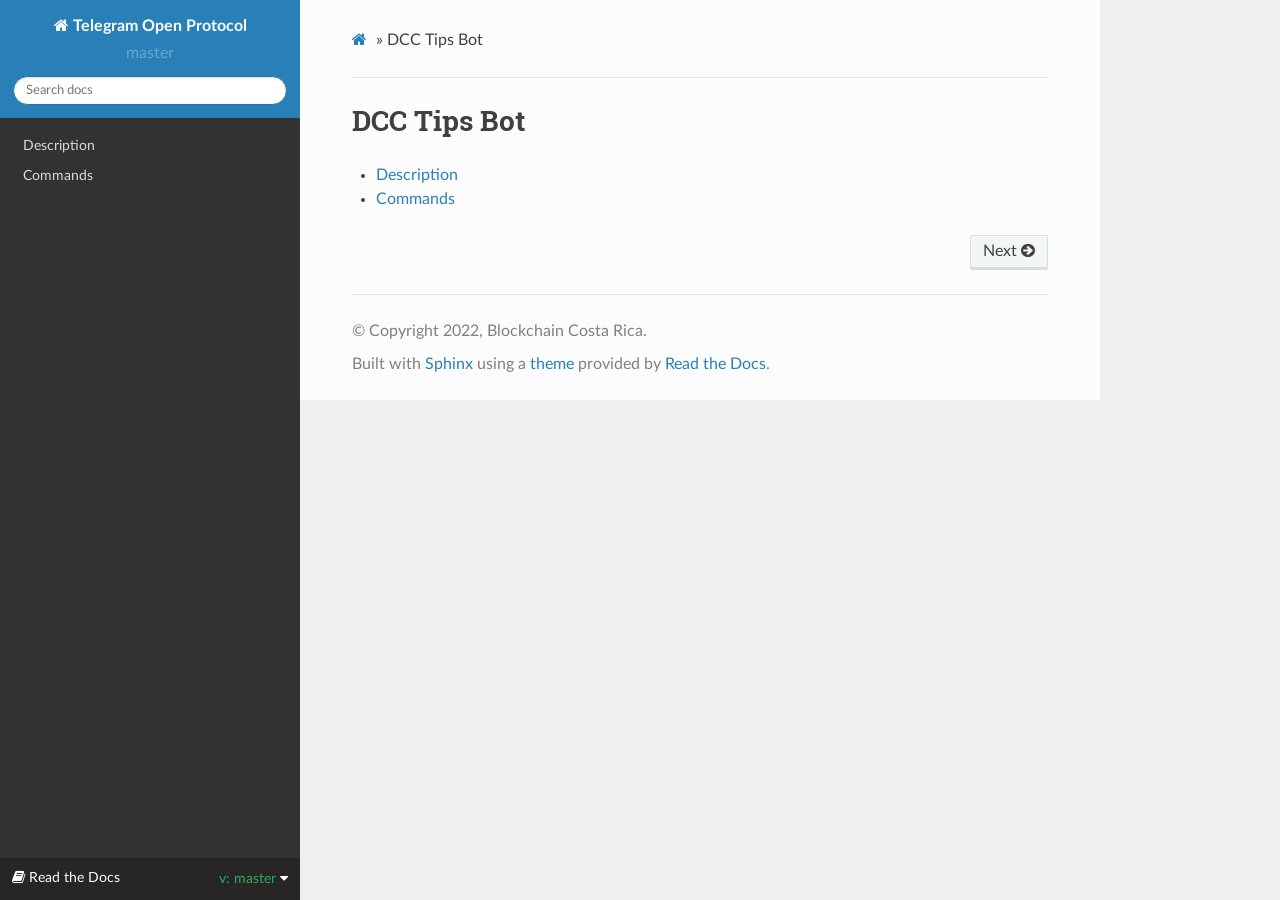
<file: en/master/index.html>
<!DOCTYPE html>
<html class="writer-html5" lang="en" >
<head>
  <meta charset="utf-8" /><meta name="generator" content="Docutils 0.17.1: http://docutils.sourceforge.net/" />

  <meta name="viewport" content="width=device-width, initial-scale=1.0" />
  <title>DCC Tips Bot &mdash; Telegram Open Protocol 1.0.0 documentation</title>
      <link rel="stylesheet" href="_static/pygments.css" type="text/css" />
      <link rel="stylesheet" href="_static/css/theme.css" type="text/css" />
      <link rel="stylesheet" href="_static/copybutton.css" type="text/css" />
  <!--[if lt IE 9]>
    <script src="_static/js/html5shiv.min.js"></script>
  <![endif]-->
  
        <script data-url_root="./" id="documentation_options" src="_static/documentation_options.js"></script>
        <script src="_static/jquery.js"></script>
        <script src="_static/underscore.js"></script>
        <script src="_static/_sphinx_javascript_frameworks_compat.js"></script>
        <script src="_static/doctools.js"></script>
        <script src="_static/clipboard.min.js"></script>
        <script src="_static/copybutton.js"></script>
    <script src="_static/js/theme.js"></script>
    <link rel="index" title="Index" href="genindex.html" />
    <link rel="search" title="Search" href="search.html" />
    <link rel="next" title="Description" href="01_main.html" /> 
</head>

<body class="wy-body-for-nav"> 
  <div class="wy-grid-for-nav">
    <nav data-toggle="wy-nav-shift" class="wy-nav-side">
      <div class="wy-side-scroll">
        <div class="wy-side-nav-search" >
            <a href="#" class="icon icon-home"> Telegram Open Protocol
          </a>
              <div class="version">
                master
              </div>
<div role="search">
  <form id="rtd-search-form" class="wy-form" action="search.html" method="get">
    <input type="text" name="q" placeholder="Search docs" />
    <input type="hidden" name="check_keywords" value="yes" />
    <input type="hidden" name="area" value="default" />
  </form>
</div>
        </div><div class="wy-menu wy-menu-vertical" data-spy="affix" role="navigation" aria-label="Navigation menu">
              <ul>
<li class="toctree-l1"><a class="reference internal" href="01_main.html">Description</a></li>
<li class="toctree-l1"><a class="reference internal" href="01_main.html#commands">Commands</a></li>
</ul>

        </div>
      </div>
    </nav>

    <section data-toggle="wy-nav-shift" class="wy-nav-content-wrap"><nav class="wy-nav-top" aria-label="Mobile navigation menu" >
          <i data-toggle="wy-nav-top" class="fa fa-bars"></i>
          <a href="#">Telegram Open Protocol</a>
      </nav>

      <div class="wy-nav-content">
        <div class="rst-content">
          <div role="navigation" aria-label="Page navigation">
  <ul class="wy-breadcrumbs">
      <li><a href="#" class="icon icon-home"></a> &raquo;</li>
      <li>DCC Tips Bot</li>

  </ul>
  <hr/>
</div>
          <div role="main" class="document" itemscope="itemscope" itemtype="http://schema.org/Article">
           <div itemprop="articleBody">
             
  <section id="dcc-tips-bot">
<h1>DCC Tips Bot<a class="headerlink" href="#dcc-tips-bot" title="Permalink to this heading"></a></h1>
<div class="toctree-wrapper compound">
<ul>
<li class="toctree-l1"><a class="reference internal" href="01_main.html">Description</a></li>
<li class="toctree-l1"><a class="reference internal" href="01_main.html#commands">Commands</a></li>
</ul>
</div>
</section>


           </div>
          </div>
          <footer><div class="rst-footer-buttons" role="navigation" aria-label="Footer">
        <a href="01_main.html" class="btn btn-neutral float-right" title="Description" accesskey="n" rel="next">Next <span class="fa fa-arrow-circle-right" aria-hidden="true"></span></a>
    </div>

  <hr/>

  <div role="contentinfo">
    <p>&#169; Copyright 2022, Blockchain Costa Rica.</p>
  </div>

  Built with <a href="https://www.sphinx-doc.org/">Sphinx</a> using a
    <a href="https://github.com/readthedocs/sphinx_rtd_theme">theme</a>
    provided by <a href="https://readthedocs.org">Read the Docs</a>.
   

</footer>
        </div>
      </div>
    </section>
  </div>
  

  <div class="rst-versions" data-toggle="rst-versions" role="note" aria-label="versions">
    <span class="rst-current-version" data-toggle="rst-current-version">
      <span class="fa fa-book"> Read the Docs</span>
      v: master
      <span class="fa fa-caret-down"></span>
    </span>
    <div class="rst-other-versions">
      
      <dl>
        <dt>Languages</dt>
        
           <strong> 
          <dd><a href="/dcctipsbot/en/master/">en</a></dd>
           </strong> 
        
          
          <dd><a href="/dcctipsbot/es/master/">es</a></dd>
          
        
      </dl>
      
      
      <dl>
        <dt>Versions</dt>
        
           <strong> 
          <dd><a href="/dcctipsbot/en/master/">master</a></dd>
           </strong> 
        
      </dl>
      
      
      <dl>
        <dt>Downloads</dt>
        
          <dd><a href="/dcctipsbot/en/master/Telegram Open Protocol-docs_en_master.epub">epub</a></dd>
        
      </dl>
      
      
      <hr/>
 
    </div>
  </div>
<script>
      jQuery(function () {
          SphinxRtdTheme.Navigation.enable(true);
      });
  </script> 

</body>
</html>
</file>
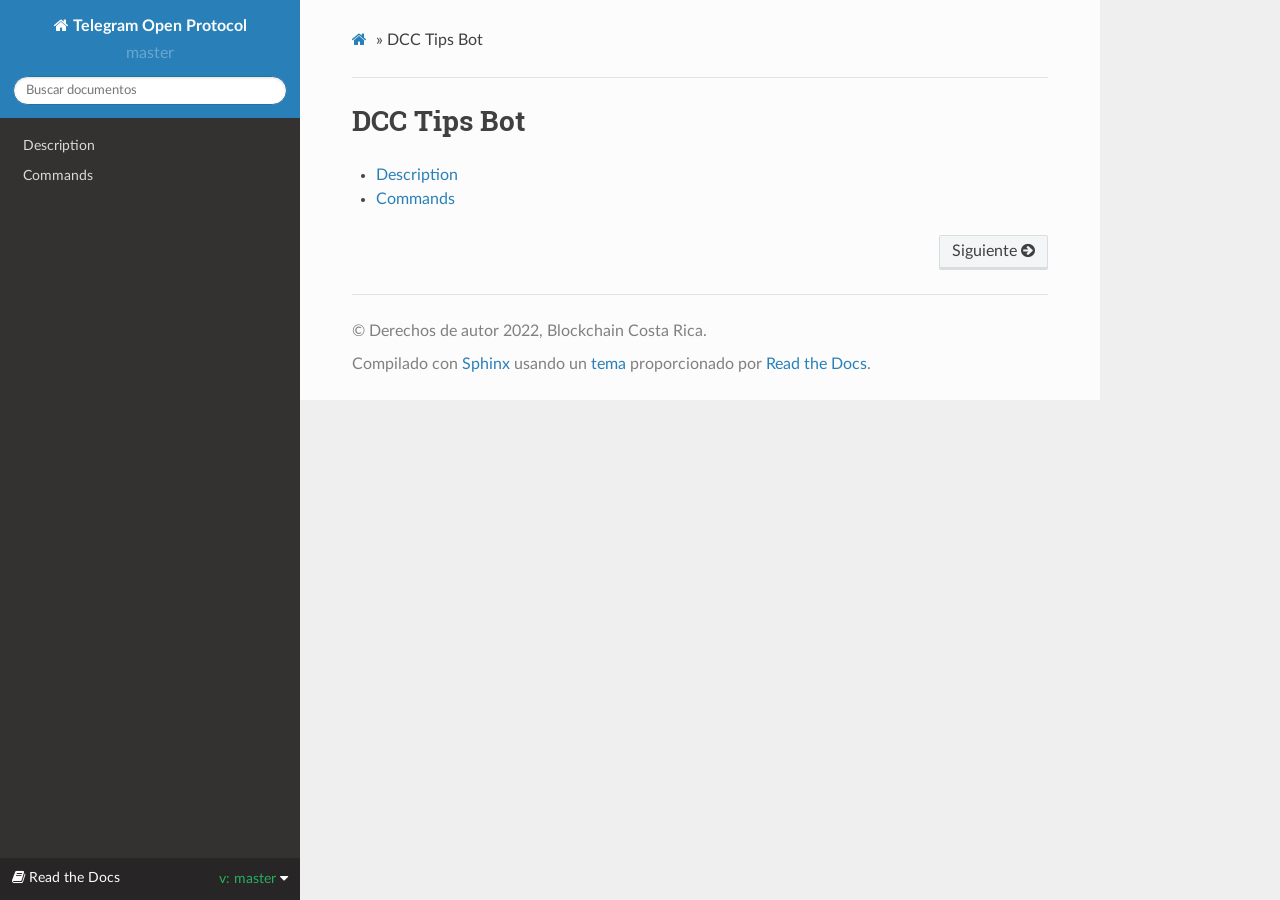
<file: es/master/index.html>
<!DOCTYPE html>
<html class="writer-html5" lang="es" >
<head>
  <meta charset="utf-8" /><meta name="generator" content="Docutils 0.17.1: http://docutils.sourceforge.net/" />

  <meta name="viewport" content="width=device-width, initial-scale=1.0" />
  <title>DCC Tips Bot &mdash; documentación de Telegram Open Protocol - 1.0.0</title>
      <link rel="stylesheet" href="_static/pygments.css" type="text/css" />
      <link rel="stylesheet" href="_static/css/theme.css" type="text/css" />
      <link rel="stylesheet" href="_static/copybutton.css" type="text/css" />
  <!--[if lt IE 9]>
    <script src="_static/js/html5shiv.min.js"></script>
  <![endif]-->
  
        <script data-url_root="./" id="documentation_options" src="_static/documentation_options.js"></script>
        <script src="_static/jquery.js"></script>
        <script src="_static/underscore.js"></script>
        <script src="_static/_sphinx_javascript_frameworks_compat.js"></script>
        <script src="_static/doctools.js"></script>
        <script src="_static/clipboard.min.js"></script>
        <script src="_static/copybutton.js"></script>
        <script src="_static/translations.js"></script>
    <script src="_static/js/theme.js"></script>
    <link rel="index" title="Índice" href="genindex.html" />
    <link rel="search" title="Búsqueda" href="search.html" />
    <link rel="next" title="Description" href="01_main.html" /> 
</head>

<body class="wy-body-for-nav"> 
  <div class="wy-grid-for-nav">
    <nav data-toggle="wy-nav-shift" class="wy-nav-side">
      <div class="wy-side-scroll">
        <div class="wy-side-nav-search" >
            <a href="#" class="icon icon-home"> Telegram Open Protocol
          </a>
              <div class="version">
                master
              </div>
<div role="search">
  <form id="rtd-search-form" class="wy-form" action="search.html" method="get">
    <input type="text" name="q" placeholder="Buscar documentos" />
    <input type="hidden" name="check_keywords" value="yes" />
    <input type="hidden" name="area" value="default" />
  </form>
</div>
        </div><div class="wy-menu wy-menu-vertical" data-spy="affix" role="navigation" aria-label="Navigation menu">
              <ul>
<li class="toctree-l1"><a class="reference internal" href="01_main.html">Description</a></li>
<li class="toctree-l1"><a class="reference internal" href="01_main.html#commands">Commands</a></li>
</ul>

        </div>
      </div>
    </nav>

    <section data-toggle="wy-nav-shift" class="wy-nav-content-wrap"><nav class="wy-nav-top" aria-label="Mobile navigation menu" >
          <i data-toggle="wy-nav-top" class="fa fa-bars"></i>
          <a href="#">Telegram Open Protocol</a>
      </nav>

      <div class="wy-nav-content">
        <div class="rst-content">
          <div role="navigation" aria-label="Page navigation">
  <ul class="wy-breadcrumbs">
      <li><a href="#" class="icon icon-home"></a> &raquo;</li>
      <li>DCC Tips Bot</li>

  </ul>
  <hr/>
</div>
          <div role="main" class="document" itemscope="itemscope" itemtype="http://schema.org/Article">
           <div itemprop="articleBody">
             
  <section id="dcc-tips-bot">
<h1>DCC Tips Bot<a class="headerlink" href="#dcc-tips-bot" title="Permalink to this heading"></a></h1>
<div class="toctree-wrapper compound">
<ul>
<li class="toctree-l1"><a class="reference internal" href="01_main.html">Description</a></li>
<li class="toctree-l1"><a class="reference internal" href="01_main.html#commands">Commands</a></li>
</ul>
</div>
</section>


           </div>
          </div>
          <footer><div class="rst-footer-buttons" role="navigation" aria-label="Pie de página">
        <a href="01_main.html" class="btn btn-neutral float-right" title="Description" accesskey="n" rel="next">Siguiente <span class="fa fa-arrow-circle-right" aria-hidden="true"></span></a>
    </div>

  <hr/>

  <div role="contentinfo">
    <p>&#169; Derechos de autor 2022, Blockchain Costa Rica.</p>
  </div>

  Compilado con <a href="https://www.sphinx-doc.org/">Sphinx</a> usando un
    <a href="https://github.com/readthedocs/sphinx_rtd_theme">tema</a>
    proporcionado por <a href="https://readthedocs.org">Read the Docs</a>.
   

</footer>
        </div>
      </div>
    </section>
  </div>
  

  <div class="rst-versions" data-toggle="rst-versions" role="note" aria-label="versions">
    <span class="rst-current-version" data-toggle="rst-current-version">
      <span class="fa fa-book"> Read the Docs</span>
      v: master
      <span class="fa fa-caret-down"></span>
    </span>
    <div class="rst-other-versions">
      
      <dl>
        <dt>Lenguajes</dt>
        
          
          <dd><a href="/dcctipsbot/en/master/">en</a></dd>
          
        
           <strong> 
          <dd><a href="/dcctipsbot/es/master/">es</a></dd>
           </strong> 
        
      </dl>
      
      
      <dl>
        <dt>Versiones</dt>
        
           <strong> 
          <dd><a href="/dcctipsbot/es/master/">master</a></dd>
           </strong> 
        
      </dl>
      
      
      <dl>
        <dt>Descargas</dt>
        
          <dd><a href="/dcctipsbot/es/master/Telegram Open Protocol-docs_es_master.epub">epub</a></dd>
        
      </dl>
      
      
      <hr/>
 
    </div>
  </div>
<script>
      jQuery(function () {
          SphinxRtdTheme.Navigation.enable(true);
      });
  </script> 

</body>
</html>
</file>
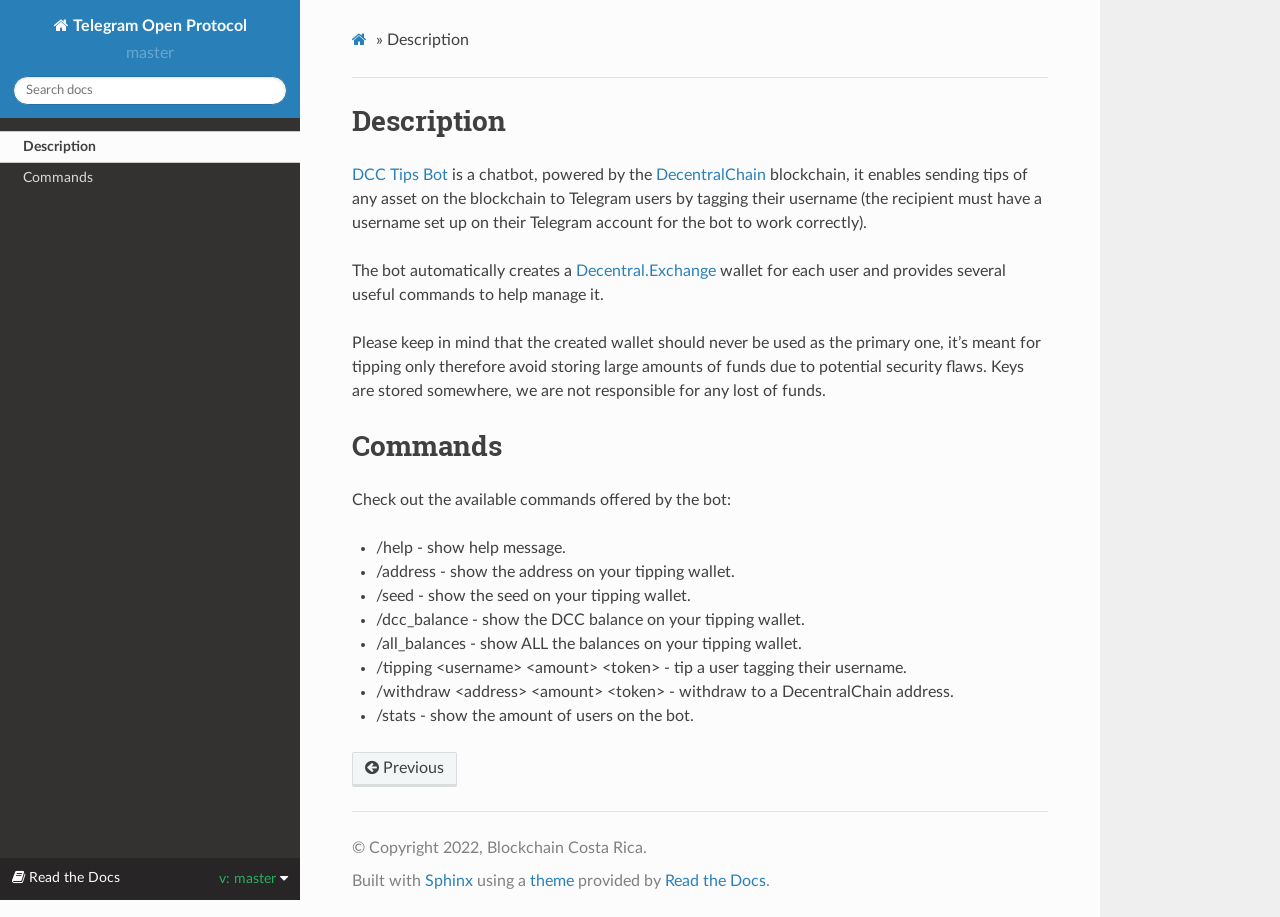
<file: en/master/01_main.html>
<!DOCTYPE html>
<html class="writer-html5" lang="en" >
<head>
  <meta charset="utf-8" /><meta name="generator" content="Docutils 0.17.1: http://docutils.sourceforge.net/" />

  <meta name="viewport" content="width=device-width, initial-scale=1.0" />
  <title>Description &mdash; Telegram Open Protocol 1.0.0 documentation</title>
      <link rel="stylesheet" href="_static/pygments.css" type="text/css" />
      <link rel="stylesheet" href="_static/css/theme.css" type="text/css" />
      <link rel="stylesheet" href="_static/copybutton.css" type="text/css" />
  <!--[if lt IE 9]>
    <script src="_static/js/html5shiv.min.js"></script>
  <![endif]-->
  
        <script data-url_root="./" id="documentation_options" src="_static/documentation_options.js"></script>
        <script src="_static/jquery.js"></script>
        <script src="_static/underscore.js"></script>
        <script src="_static/_sphinx_javascript_frameworks_compat.js"></script>
        <script src="_static/doctools.js"></script>
        <script src="_static/clipboard.min.js"></script>
        <script src="_static/copybutton.js"></script>
    <script src="_static/js/theme.js"></script>
    <link rel="index" title="Index" href="genindex.html" />
    <link rel="search" title="Search" href="search.html" />
    <link rel="prev" title="DCC Tips Bot" href="index.html" /> 
</head>

<body class="wy-body-for-nav"> 
  <div class="wy-grid-for-nav">
    <nav data-toggle="wy-nav-shift" class="wy-nav-side">
      <div class="wy-side-scroll">
        <div class="wy-side-nav-search" >
            <a href="index.html" class="icon icon-home"> Telegram Open Protocol
          </a>
              <div class="version">
                master
              </div>
<div role="search">
  <form id="rtd-search-form" class="wy-form" action="search.html" method="get">
    <input type="text" name="q" placeholder="Search docs" />
    <input type="hidden" name="check_keywords" value="yes" />
    <input type="hidden" name="area" value="default" />
  </form>
</div>
        </div><div class="wy-menu wy-menu-vertical" data-spy="affix" role="navigation" aria-label="Navigation menu">
              <ul class="current">
<li class="toctree-l1 current"><a class="current reference internal" href="#">Description</a></li>
<li class="toctree-l1"><a class="reference internal" href="#commands">Commands</a></li>
</ul>

        </div>
      </div>
    </nav>

    <section data-toggle="wy-nav-shift" class="wy-nav-content-wrap"><nav class="wy-nav-top" aria-label="Mobile navigation menu" >
          <i data-toggle="wy-nav-top" class="fa fa-bars"></i>
          <a href="index.html">Telegram Open Protocol</a>
      </nav>

      <div class="wy-nav-content">
        <div class="rst-content">
          <div role="navigation" aria-label="Page navigation">
  <ul class="wy-breadcrumbs">
      <li><a href="index.html" class="icon icon-home"></a> &raquo;</li>
      <li>Description</li>

  </ul>
  <hr/>
</div>
          <div role="main" class="document" itemscope="itemscope" itemtype="http://schema.org/Article">
           <div itemprop="articleBody">
             
  <section id="description">
<h1>Description<a class="headerlink" href="#description" title="Permalink to this heading"></a></h1>
<p><a class="reference external" href="https://t.me/DCCTipsBot">DCC Tips Bot</a> is a chatbot, powered by the <a class="reference external" href="https://decentralchain.io/">DecentralChain</a> blockchain, it enables sending tips of any asset on the blockchain to Telegram users by tagging their username (the recipient must have a username set up on their Telegram account for the bot to work correctly).</p>
<p>The bot automatically creates a <a class="reference external" href="https://decentral.exchange/">Decentral.Exchange</a> wallet for each user and provides several useful commands to help manage it.</p>
<p>Please keep in mind that the created wallet should never be used as the primary one, it’s meant for tipping only therefore avoid storing large amounts of funds due to potential security flaws. Keys are stored somewhere, we are not responsible for any lost of funds.</p>
</section>
<section id="commands">
<h1>Commands<a class="headerlink" href="#commands" title="Permalink to this heading"></a></h1>
<p>Check out the available commands offered by the bot:</p>
<ul class="simple">
<li><p>/help - show help message.</p></li>
<li><p>/address - show the address on your tipping wallet.</p></li>
<li><p>/seed - show the seed on your tipping wallet.</p></li>
<li><p>/dcc_balance - show the DCC balance on your tipping wallet.</p></li>
<li><p>/all_balances - show ALL the balances on your tipping wallet.</p></li>
<li><p>/tipping &lt;username&gt; &lt;amount&gt; &lt;token&gt; - tip a user tagging their username.</p></li>
<li><p>/withdraw &lt;address&gt; &lt;amount&gt; &lt;token&gt; - withdraw to a DecentralChain address.</p></li>
<li><p>/stats - show the amount of users on the bot.</p></li>
</ul>
</section>


           </div>
          </div>
          <footer><div class="rst-footer-buttons" role="navigation" aria-label="Footer">
        <a href="index.html" class="btn btn-neutral float-left" title="DCC Tips Bot" accesskey="p" rel="prev"><span class="fa fa-arrow-circle-left" aria-hidden="true"></span> Previous</a>
    </div>

  <hr/>

  <div role="contentinfo">
    <p>&#169; Copyright 2022, Blockchain Costa Rica.</p>
  </div>

  Built with <a href="https://www.sphinx-doc.org/">Sphinx</a> using a
    <a href="https://github.com/readthedocs/sphinx_rtd_theme">theme</a>
    provided by <a href="https://readthedocs.org">Read the Docs</a>.
   

</footer>
        </div>
      </div>
    </section>
  </div>
  

  <div class="rst-versions" data-toggle="rst-versions" role="note" aria-label="versions">
    <span class="rst-current-version" data-toggle="rst-current-version">
      <span class="fa fa-book"> Read the Docs</span>
      v: master
      <span class="fa fa-caret-down"></span>
    </span>
    <div class="rst-other-versions">
      
      <dl>
        <dt>Languages</dt>
        
           <strong> 
          <dd><a href="/dcctipsbot/en/master/">en</a></dd>
           </strong> 
        
          
          <dd><a href="/dcctipsbot/es/master/">es</a></dd>
          
        
      </dl>
      
      
      <dl>
        <dt>Versions</dt>
        
           <strong> 
          <dd><a href="/dcctipsbot/en/master/">master</a></dd>
           </strong> 
        
      </dl>
      
      
      <dl>
        <dt>Downloads</dt>
        
          <dd><a href="/dcctipsbot/en/master/Telegram Open Protocol-docs_en_master.epub">epub</a></dd>
        
      </dl>
      
      
      <hr/>
 
    </div>
  </div>
<script>
      jQuery(function () {
          SphinxRtdTheme.Navigation.enable(true);
      });
  </script> 

</body>
</html>
</file>
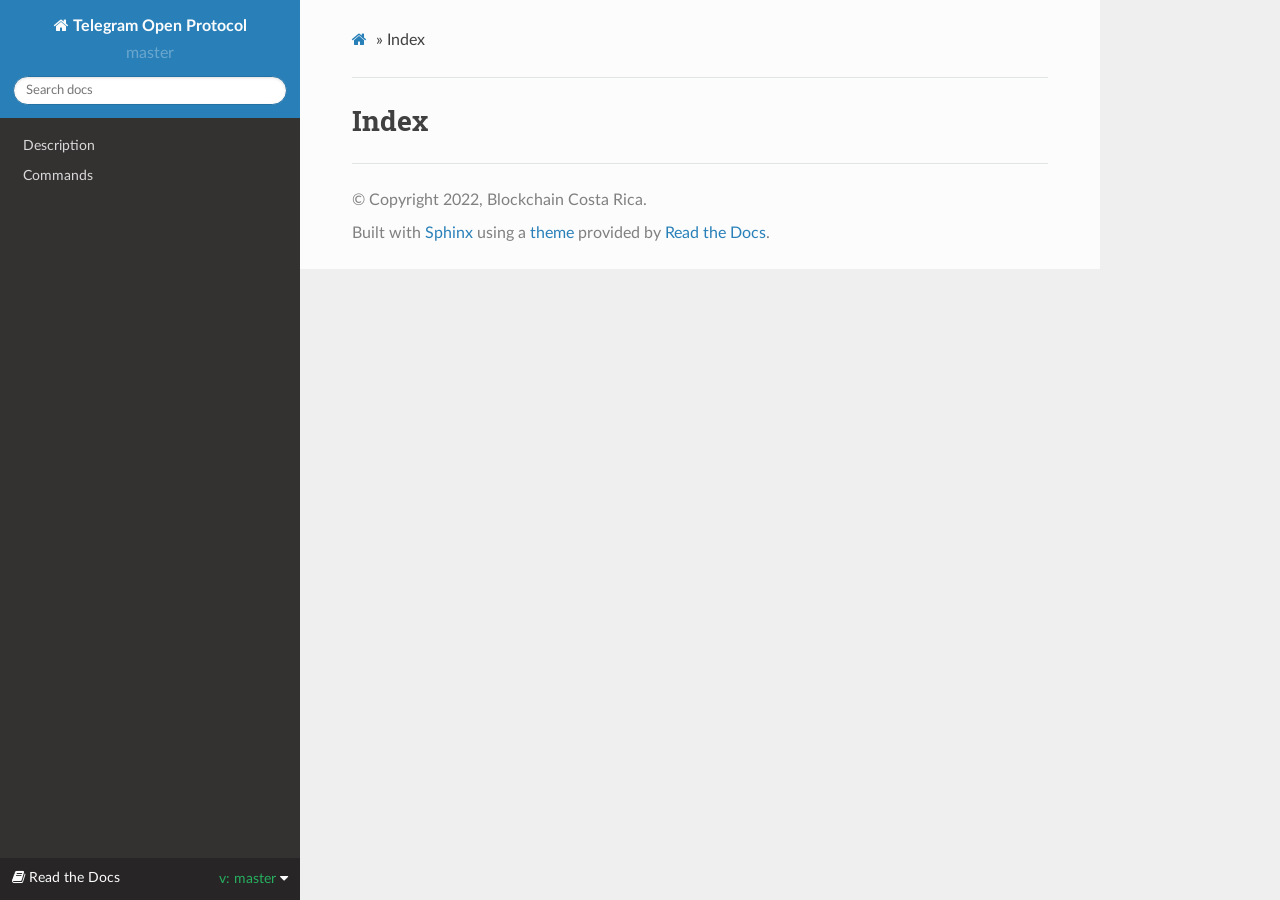
<file: en/master/genindex.html>
<!DOCTYPE html>
<html class="writer-html5" lang="en" >
<head>
  <meta charset="utf-8" />
  <meta name="viewport" content="width=device-width, initial-scale=1.0" />
  <title>Index &mdash; Telegram Open Protocol 1.0.0 documentation</title>
      <link rel="stylesheet" href="_static/pygments.css" type="text/css" />
      <link rel="stylesheet" href="_static/css/theme.css" type="text/css" />
      <link rel="stylesheet" href="_static/copybutton.css" type="text/css" />
  <!--[if lt IE 9]>
    <script src="_static/js/html5shiv.min.js"></script>
  <![endif]-->
  
        <script data-url_root="./" id="documentation_options" src="_static/documentation_options.js"></script>
        <script src="_static/jquery.js"></script>
        <script src="_static/underscore.js"></script>
        <script src="_static/_sphinx_javascript_frameworks_compat.js"></script>
        <script src="_static/doctools.js"></script>
        <script src="_static/clipboard.min.js"></script>
        <script src="_static/copybutton.js"></script>
    <script src="_static/js/theme.js"></script>
    <link rel="index" title="Index" href="#" />
    <link rel="search" title="Search" href="search.html" /> 
</head>

<body class="wy-body-for-nav"> 
  <div class="wy-grid-for-nav">
    <nav data-toggle="wy-nav-shift" class="wy-nav-side">
      <div class="wy-side-scroll">
        <div class="wy-side-nav-search" >
            <a href="index.html" class="icon icon-home"> Telegram Open Protocol
          </a>
              <div class="version">
                master
              </div>
<div role="search">
  <form id="rtd-search-form" class="wy-form" action="search.html" method="get">
    <input type="text" name="q" placeholder="Search docs" />
    <input type="hidden" name="check_keywords" value="yes" />
    <input type="hidden" name="area" value="default" />
  </form>
</div>
        </div><div class="wy-menu wy-menu-vertical" data-spy="affix" role="navigation" aria-label="Navigation menu">
              <ul>
<li class="toctree-l1"><a class="reference internal" href="01_main.html">Description</a></li>
<li class="toctree-l1"><a class="reference internal" href="01_main.html#commands">Commands</a></li>
</ul>

        </div>
      </div>
    </nav>

    <section data-toggle="wy-nav-shift" class="wy-nav-content-wrap"><nav class="wy-nav-top" aria-label="Mobile navigation menu" >
          <i data-toggle="wy-nav-top" class="fa fa-bars"></i>
          <a href="index.html">Telegram Open Protocol</a>
      </nav>

      <div class="wy-nav-content">
        <div class="rst-content">
          <div role="navigation" aria-label="Page navigation">
  <ul class="wy-breadcrumbs">
      <li><a href="index.html" class="icon icon-home"></a> &raquo;</li>
      <li>Index</li>

  </ul>
  <hr/>
</div>
          <div role="main" class="document" itemscope="itemscope" itemtype="http://schema.org/Article">
           <div itemprop="articleBody">
             

<h1 id="index">Index</h1>

<div class="genindex-jumpbox">
 
</div>


           </div>
          </div>
          <footer>

  <hr/>

  <div role="contentinfo">
    <p>&#169; Copyright 2022, Blockchain Costa Rica.</p>
  </div>

  Built with <a href="https://www.sphinx-doc.org/">Sphinx</a> using a
    <a href="https://github.com/readthedocs/sphinx_rtd_theme">theme</a>
    provided by <a href="https://readthedocs.org">Read the Docs</a>.
   

</footer>
        </div>
      </div>
    </section>
  </div>
  

  <div class="rst-versions" data-toggle="rst-versions" role="note" aria-label="versions">
    <span class="rst-current-version" data-toggle="rst-current-version">
      <span class="fa fa-book"> Read the Docs</span>
      v: master
      <span class="fa fa-caret-down"></span>
    </span>
    <div class="rst-other-versions">
      
      <dl>
        <dt>Languages</dt>
        
           <strong> 
          <dd><a href="/dcctipsbot/en/master/">en</a></dd>
           </strong> 
        
          
          <dd><a href="/dcctipsbot/es/master/">es</a></dd>
          
        
      </dl>
      
      
      <dl>
        <dt>Versions</dt>
        
           <strong> 
          <dd><a href="/dcctipsbot/en/master/">master</a></dd>
           </strong> 
        
      </dl>
      
      
      <dl>
        <dt>Downloads</dt>
        
          <dd><a href="/dcctipsbot/en/master/Telegram Open Protocol-docs_en_master.epub">epub</a></dd>
        
      </dl>
      
      
      <hr/>
 
    </div>
  </div>
<script>
      jQuery(function () {
          SphinxRtdTheme.Navigation.enable(true);
      });
  </script> 

</body>
</html>
</file>
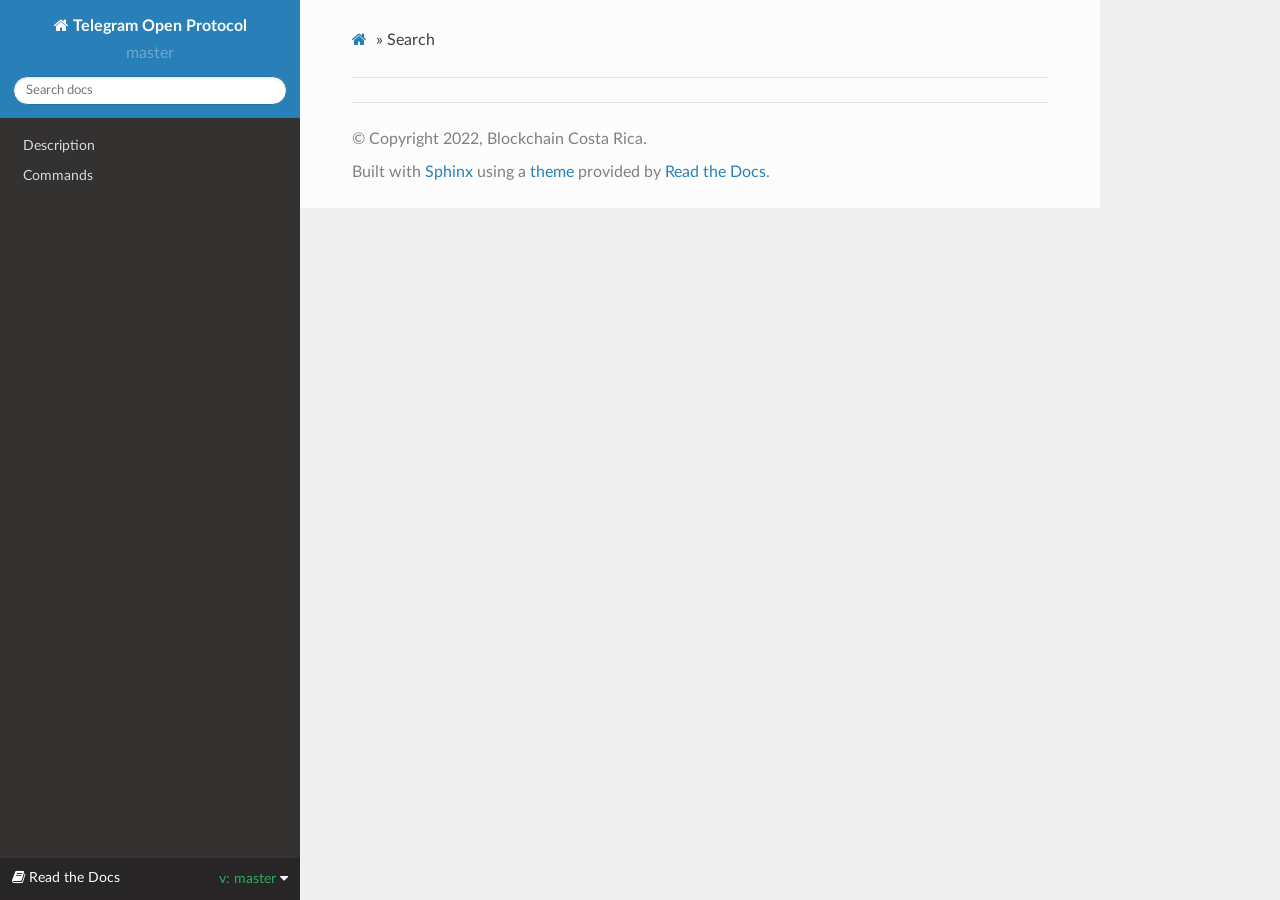
<file: en/master/search.html>
<!DOCTYPE html>
<html class="writer-html5" lang="en" >
<head>
  <meta charset="utf-8" />
  <meta name="viewport" content="width=device-width, initial-scale=1.0" />
  <title>Search &mdash; Telegram Open Protocol 1.0.0 documentation</title>
      <link rel="stylesheet" href="_static/pygments.css" type="text/css" />
      <link rel="stylesheet" href="_static/css/theme.css" type="text/css" />
      <link rel="stylesheet" href="_static/copybutton.css" type="text/css" />
    
  <!--[if lt IE 9]>
    <script src="_static/js/html5shiv.min.js"></script>
  <![endif]-->
  
        <script data-url_root="./" id="documentation_options" src="_static/documentation_options.js"></script>
        <script src="_static/jquery.js"></script>
        <script src="_static/underscore.js"></script>
        <script src="_static/_sphinx_javascript_frameworks_compat.js"></script>
        <script src="_static/doctools.js"></script>
        <script src="_static/clipboard.min.js"></script>
        <script src="_static/copybutton.js"></script>
    <script src="_static/js/theme.js"></script>
    <script src="_static/searchtools.js"></script>
    <script src="_static/language_data.js"></script>
    <link rel="index" title="Index" href="genindex.html" />
    <link rel="search" title="Search" href="#" /> 
</head>

<body class="wy-body-for-nav"> 
  <div class="wy-grid-for-nav">
    <nav data-toggle="wy-nav-shift" class="wy-nav-side">
      <div class="wy-side-scroll">
        <div class="wy-side-nav-search" >
            <a href="index.html" class="icon icon-home"> Telegram Open Protocol
          </a>
              <div class="version">
                master
              </div>
<div role="search">
  <form id="rtd-search-form" class="wy-form" action="#" method="get">
    <input type="text" name="q" placeholder="Search docs" />
    <input type="hidden" name="check_keywords" value="yes" />
    <input type="hidden" name="area" value="default" />
  </form>
</div>
        </div><div class="wy-menu wy-menu-vertical" data-spy="affix" role="navigation" aria-label="Navigation menu">
              <ul>
<li class="toctree-l1"><a class="reference internal" href="01_main.html">Description</a></li>
<li class="toctree-l1"><a class="reference internal" href="01_main.html#commands">Commands</a></li>
</ul>

        </div>
      </div>
    </nav>

    <section data-toggle="wy-nav-shift" class="wy-nav-content-wrap"><nav class="wy-nav-top" aria-label="Mobile navigation menu" >
          <i data-toggle="wy-nav-top" class="fa fa-bars"></i>
          <a href="index.html">Telegram Open Protocol</a>
      </nav>

      <div class="wy-nav-content">
        <div class="rst-content">
          <div role="navigation" aria-label="Page navigation">
  <ul class="wy-breadcrumbs">
      <li><a href="index.html" class="icon icon-home"></a> &raquo;</li>
      <li>Search</li>

  </ul>
  <hr/>
</div>
          <div role="main" class="document" itemscope="itemscope" itemtype="http://schema.org/Article">
           <div itemprop="articleBody">
             
  <noscript>
  <div id="fallback" class="admonition warning">
    <p class="last">
      Please activate JavaScript to enable the search functionality.
    </p>
  </div>
  </noscript>

  
  <div id="search-results">
  
  </div>

           </div>
          </div>
          <footer>

  <hr/>

  <div role="contentinfo">
    <p>&#169; Copyright 2022, Blockchain Costa Rica.</p>
  </div>

  Built with <a href="https://www.sphinx-doc.org/">Sphinx</a> using a
    <a href="https://github.com/readthedocs/sphinx_rtd_theme">theme</a>
    provided by <a href="https://readthedocs.org">Read the Docs</a>.
   

</footer>
        </div>
      </div>
    </section>
  </div>
  

  <div class="rst-versions" data-toggle="rst-versions" role="note" aria-label="versions">
    <span class="rst-current-version" data-toggle="rst-current-version">
      <span class="fa fa-book"> Read the Docs</span>
      v: master
      <span class="fa fa-caret-down"></span>
    </span>
    <div class="rst-other-versions">
      
      <dl>
        <dt>Languages</dt>
        
           <strong> 
          <dd><a href="/dcctipsbot/en/master/">en</a></dd>
           </strong> 
        
          
          <dd><a href="/dcctipsbot/es/master/">es</a></dd>
          
        
      </dl>
      
      
      <dl>
        <dt>Versions</dt>
        
           <strong> 
          <dd><a href="/dcctipsbot/en/master/">master</a></dd>
           </strong> 
        
      </dl>
      
      
      <dl>
        <dt>Downloads</dt>
        
          <dd><a href="/dcctipsbot/en/master/Telegram Open Protocol-docs_en_master.epub">epub</a></dd>
        
      </dl>
      
      
      <hr/>
 
    </div>
  </div>
<script>
      jQuery(function () {
          SphinxRtdTheme.Navigation.enable(true);
      });
  </script>
  <script>
    jQuery(function() { Search.loadIndex("searchindex.js"); });
  </script>
  
  <script id="searchindexloader"></script>
   


</body>
</html>
</file>
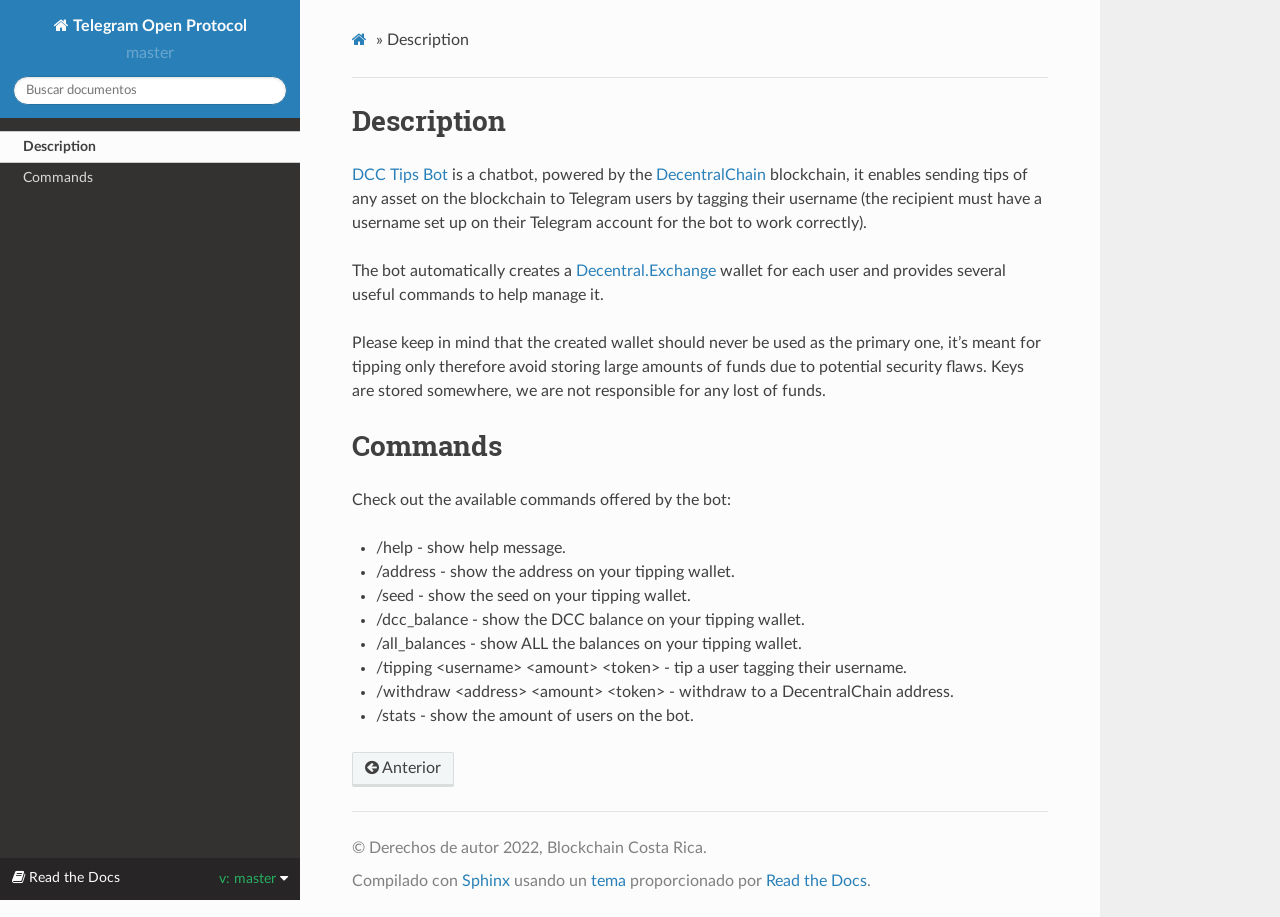
<file: es/master/01_main.html>
<!DOCTYPE html>
<html class="writer-html5" lang="es" >
<head>
  <meta charset="utf-8" /><meta name="generator" content="Docutils 0.17.1: http://docutils.sourceforge.net/" />

  <meta name="viewport" content="width=device-width, initial-scale=1.0" />
  <title>Description &mdash; documentación de Telegram Open Protocol - 1.0.0</title>
      <link rel="stylesheet" href="_static/pygments.css" type="text/css" />
      <link rel="stylesheet" href="_static/css/theme.css" type="text/css" />
      <link rel="stylesheet" href="_static/copybutton.css" type="text/css" />
  <!--[if lt IE 9]>
    <script src="_static/js/html5shiv.min.js"></script>
  <![endif]-->
  
        <script data-url_root="./" id="documentation_options" src="_static/documentation_options.js"></script>
        <script src="_static/jquery.js"></script>
        <script src="_static/underscore.js"></script>
        <script src="_static/_sphinx_javascript_frameworks_compat.js"></script>
        <script src="_static/doctools.js"></script>
        <script src="_static/clipboard.min.js"></script>
        <script src="_static/copybutton.js"></script>
        <script src="_static/translations.js"></script>
    <script src="_static/js/theme.js"></script>
    <link rel="index" title="Índice" href="genindex.html" />
    <link rel="search" title="Búsqueda" href="search.html" />
    <link rel="prev" title="DCC Tips Bot" href="index.html" /> 
</head>

<body class="wy-body-for-nav"> 
  <div class="wy-grid-for-nav">
    <nav data-toggle="wy-nav-shift" class="wy-nav-side">
      <div class="wy-side-scroll">
        <div class="wy-side-nav-search" >
            <a href="index.html" class="icon icon-home"> Telegram Open Protocol
          </a>
              <div class="version">
                master
              </div>
<div role="search">
  <form id="rtd-search-form" class="wy-form" action="search.html" method="get">
    <input type="text" name="q" placeholder="Buscar documentos" />
    <input type="hidden" name="check_keywords" value="yes" />
    <input type="hidden" name="area" value="default" />
  </form>
</div>
        </div><div class="wy-menu wy-menu-vertical" data-spy="affix" role="navigation" aria-label="Navigation menu">
              <ul class="current">
<li class="toctree-l1 current"><a class="current reference internal" href="#">Description</a></li>
<li class="toctree-l1"><a class="reference internal" href="#commands">Commands</a></li>
</ul>

        </div>
      </div>
    </nav>

    <section data-toggle="wy-nav-shift" class="wy-nav-content-wrap"><nav class="wy-nav-top" aria-label="Mobile navigation menu" >
          <i data-toggle="wy-nav-top" class="fa fa-bars"></i>
          <a href="index.html">Telegram Open Protocol</a>
      </nav>

      <div class="wy-nav-content">
        <div class="rst-content">
          <div role="navigation" aria-label="Page navigation">
  <ul class="wy-breadcrumbs">
      <li><a href="index.html" class="icon icon-home"></a> &raquo;</li>
      <li>Description</li>

  </ul>
  <hr/>
</div>
          <div role="main" class="document" itemscope="itemscope" itemtype="http://schema.org/Article">
           <div itemprop="articleBody">
             
  <section id="description">
<h1>Description<a class="headerlink" href="#description" title="Permalink to this heading"></a></h1>
<p><a class="reference external" href="https://t.me/DCCTipsBot">DCC Tips Bot</a> is a chatbot, powered by the <a class="reference external" href="https://decentralchain.io/">DecentralChain</a> blockchain, it enables sending tips of any asset on the blockchain to Telegram users by tagging their username (the recipient must have a username set up on their Telegram account for the bot to work correctly).</p>
<p>The bot automatically creates a <a class="reference external" href="https://decentral.exchange/">Decentral.Exchange</a> wallet for each user and provides several useful commands to help manage it.</p>
<p>Please keep in mind that the created wallet should never be used as the primary one, it’s meant for tipping only therefore avoid storing large amounts of funds due to potential security flaws. Keys are stored somewhere, we are not responsible for any lost of funds.</p>
</section>
<section id="commands">
<h1>Commands<a class="headerlink" href="#commands" title="Permalink to this heading"></a></h1>
<p>Check out the available commands offered by the bot:</p>
<ul class="simple">
<li><p>/help - show help message.</p></li>
<li><p>/address - show the address on your tipping wallet.</p></li>
<li><p>/seed - show the seed on your tipping wallet.</p></li>
<li><p>/dcc_balance - show the DCC balance on your tipping wallet.</p></li>
<li><p>/all_balances - show ALL the balances on your tipping wallet.</p></li>
<li><p>/tipping &lt;username&gt; &lt;amount&gt; &lt;token&gt; - tip a user tagging their username.</p></li>
<li><p>/withdraw &lt;address&gt; &lt;amount&gt; &lt;token&gt; - withdraw to a DecentralChain address.</p></li>
<li><p>/stats - show the amount of users on the bot.</p></li>
</ul>
</section>


           </div>
          </div>
          <footer><div class="rst-footer-buttons" role="navigation" aria-label="Pie de página">
        <a href="index.html" class="btn btn-neutral float-left" title="DCC Tips Bot" accesskey="p" rel="prev"><span class="fa fa-arrow-circle-left" aria-hidden="true"></span> Anterior</a>
    </div>

  <hr/>

  <div role="contentinfo">
    <p>&#169; Derechos de autor 2022, Blockchain Costa Rica.</p>
  </div>

  Compilado con <a href="https://www.sphinx-doc.org/">Sphinx</a> usando un
    <a href="https://github.com/readthedocs/sphinx_rtd_theme">tema</a>
    proporcionado por <a href="https://readthedocs.org">Read the Docs</a>.
   

</footer>
        </div>
      </div>
    </section>
  </div>
  

  <div class="rst-versions" data-toggle="rst-versions" role="note" aria-label="versions">
    <span class="rst-current-version" data-toggle="rst-current-version">
      <span class="fa fa-book"> Read the Docs</span>
      v: master
      <span class="fa fa-caret-down"></span>
    </span>
    <div class="rst-other-versions">
      
      <dl>
        <dt>Lenguajes</dt>
        
          
          <dd><a href="/dcctipsbot/en/master/">en</a></dd>
          
        
           <strong> 
          <dd><a href="/dcctipsbot/es/master/">es</a></dd>
           </strong> 
        
      </dl>
      
      
      <dl>
        <dt>Versiones</dt>
        
           <strong> 
          <dd><a href="/dcctipsbot/es/master/">master</a></dd>
           </strong> 
        
      </dl>
      
      
      <dl>
        <dt>Descargas</dt>
        
          <dd><a href="/dcctipsbot/es/master/Telegram Open Protocol-docs_es_master.epub">epub</a></dd>
        
      </dl>
      
      
      <hr/>
 
    </div>
  </div>
<script>
      jQuery(function () {
          SphinxRtdTheme.Navigation.enable(true);
      });
  </script> 

</body>
</html>
</file>
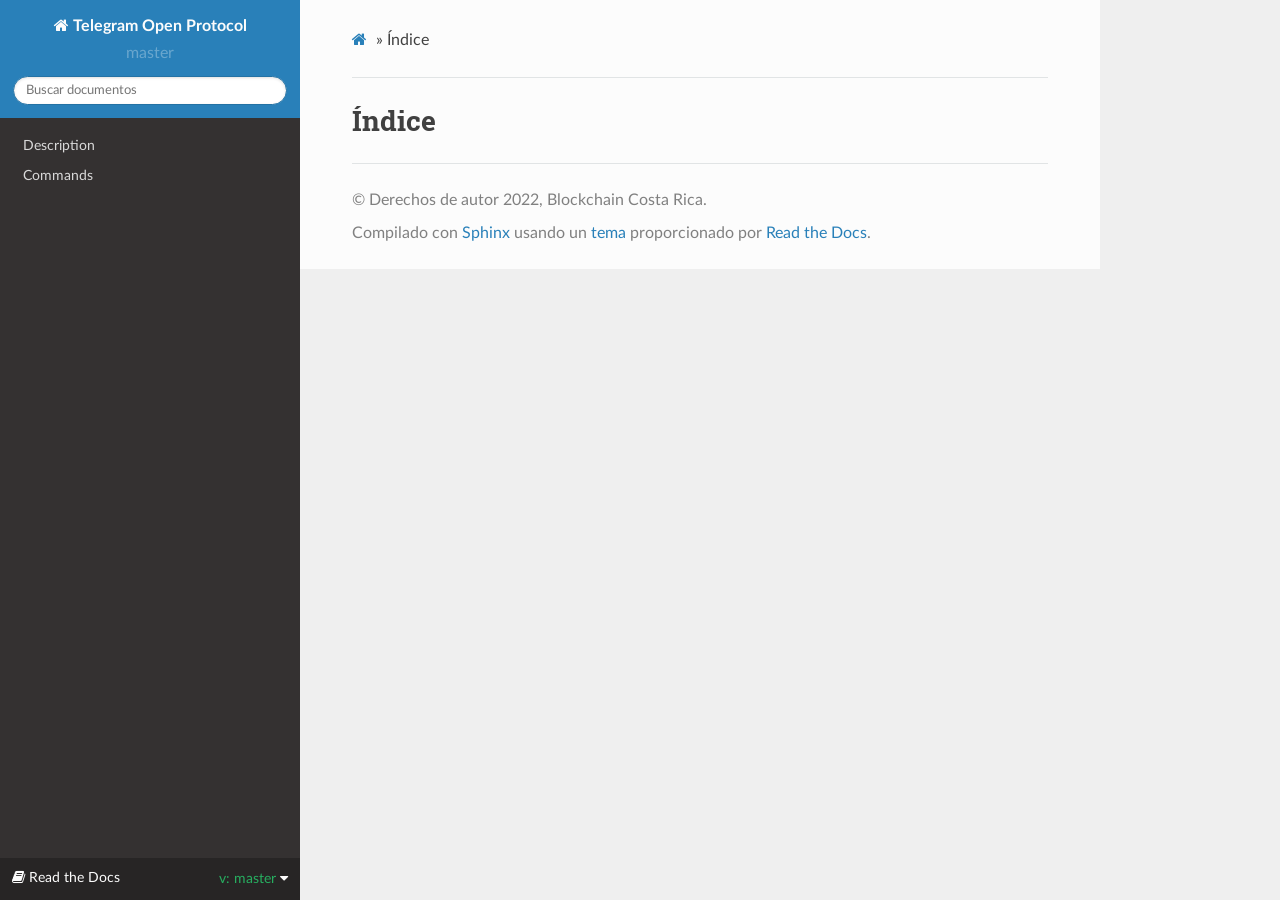
<file: es/master/genindex.html>
<!DOCTYPE html>
<html class="writer-html5" lang="es" >
<head>
  <meta charset="utf-8" />
  <meta name="viewport" content="width=device-width, initial-scale=1.0" />
  <title>Índice &mdash; documentación de Telegram Open Protocol - 1.0.0</title>
      <link rel="stylesheet" href="_static/pygments.css" type="text/css" />
      <link rel="stylesheet" href="_static/css/theme.css" type="text/css" />
      <link rel="stylesheet" href="_static/copybutton.css" type="text/css" />
  <!--[if lt IE 9]>
    <script src="_static/js/html5shiv.min.js"></script>
  <![endif]-->
  
        <script data-url_root="./" id="documentation_options" src="_static/documentation_options.js"></script>
        <script src="_static/jquery.js"></script>
        <script src="_static/underscore.js"></script>
        <script src="_static/_sphinx_javascript_frameworks_compat.js"></script>
        <script src="_static/doctools.js"></script>
        <script src="_static/clipboard.min.js"></script>
        <script src="_static/copybutton.js"></script>
        <script src="_static/translations.js"></script>
    <script src="_static/js/theme.js"></script>
    <link rel="index" title="Índice" href="#" />
    <link rel="search" title="Búsqueda" href="search.html" /> 
</head>

<body class="wy-body-for-nav"> 
  <div class="wy-grid-for-nav">
    <nav data-toggle="wy-nav-shift" class="wy-nav-side">
      <div class="wy-side-scroll">
        <div class="wy-side-nav-search" >
            <a href="index.html" class="icon icon-home"> Telegram Open Protocol
          </a>
              <div class="version">
                master
              </div>
<div role="search">
  <form id="rtd-search-form" class="wy-form" action="search.html" method="get">
    <input type="text" name="q" placeholder="Buscar documentos" />
    <input type="hidden" name="check_keywords" value="yes" />
    <input type="hidden" name="area" value="default" />
  </form>
</div>
        </div><div class="wy-menu wy-menu-vertical" data-spy="affix" role="navigation" aria-label="Navigation menu">
              <ul>
<li class="toctree-l1"><a class="reference internal" href="01_main.html">Description</a></li>
<li class="toctree-l1"><a class="reference internal" href="01_main.html#commands">Commands</a></li>
</ul>

        </div>
      </div>
    </nav>

    <section data-toggle="wy-nav-shift" class="wy-nav-content-wrap"><nav class="wy-nav-top" aria-label="Mobile navigation menu" >
          <i data-toggle="wy-nav-top" class="fa fa-bars"></i>
          <a href="index.html">Telegram Open Protocol</a>
      </nav>

      <div class="wy-nav-content">
        <div class="rst-content">
          <div role="navigation" aria-label="Page navigation">
  <ul class="wy-breadcrumbs">
      <li><a href="index.html" class="icon icon-home"></a> &raquo;</li>
      <li>Índice</li>

  </ul>
  <hr/>
</div>
          <div role="main" class="document" itemscope="itemscope" itemtype="http://schema.org/Article">
           <div itemprop="articleBody">
             

<h1 id="index">Índice</h1>

<div class="genindex-jumpbox">
 
</div>


           </div>
          </div>
          <footer>

  <hr/>

  <div role="contentinfo">
    <p>&#169; Derechos de autor 2022, Blockchain Costa Rica.</p>
  </div>

  Compilado con <a href="https://www.sphinx-doc.org/">Sphinx</a> usando un
    <a href="https://github.com/readthedocs/sphinx_rtd_theme">tema</a>
    proporcionado por <a href="https://readthedocs.org">Read the Docs</a>.
   

</footer>
        </div>
      </div>
    </section>
  </div>
  

  <div class="rst-versions" data-toggle="rst-versions" role="note" aria-label="versions">
    <span class="rst-current-version" data-toggle="rst-current-version">
      <span class="fa fa-book"> Read the Docs</span>
      v: master
      <span class="fa fa-caret-down"></span>
    </span>
    <div class="rst-other-versions">
      
      <dl>
        <dt>Lenguajes</dt>
        
          
          <dd><a href="/dcctipsbot/en/master/">en</a></dd>
          
        
           <strong> 
          <dd><a href="/dcctipsbot/es/master/">es</a></dd>
           </strong> 
        
      </dl>
      
      
      <dl>
        <dt>Versiones</dt>
        
           <strong> 
          <dd><a href="/dcctipsbot/es/master/">master</a></dd>
           </strong> 
        
      </dl>
      
      
      <dl>
        <dt>Descargas</dt>
        
          <dd><a href="/dcctipsbot/es/master/Telegram Open Protocol-docs_es_master.epub">epub</a></dd>
        
      </dl>
      
      
      <hr/>
 
    </div>
  </div>
<script>
      jQuery(function () {
          SphinxRtdTheme.Navigation.enable(true);
      });
  </script> 

</body>
</html>
</file>
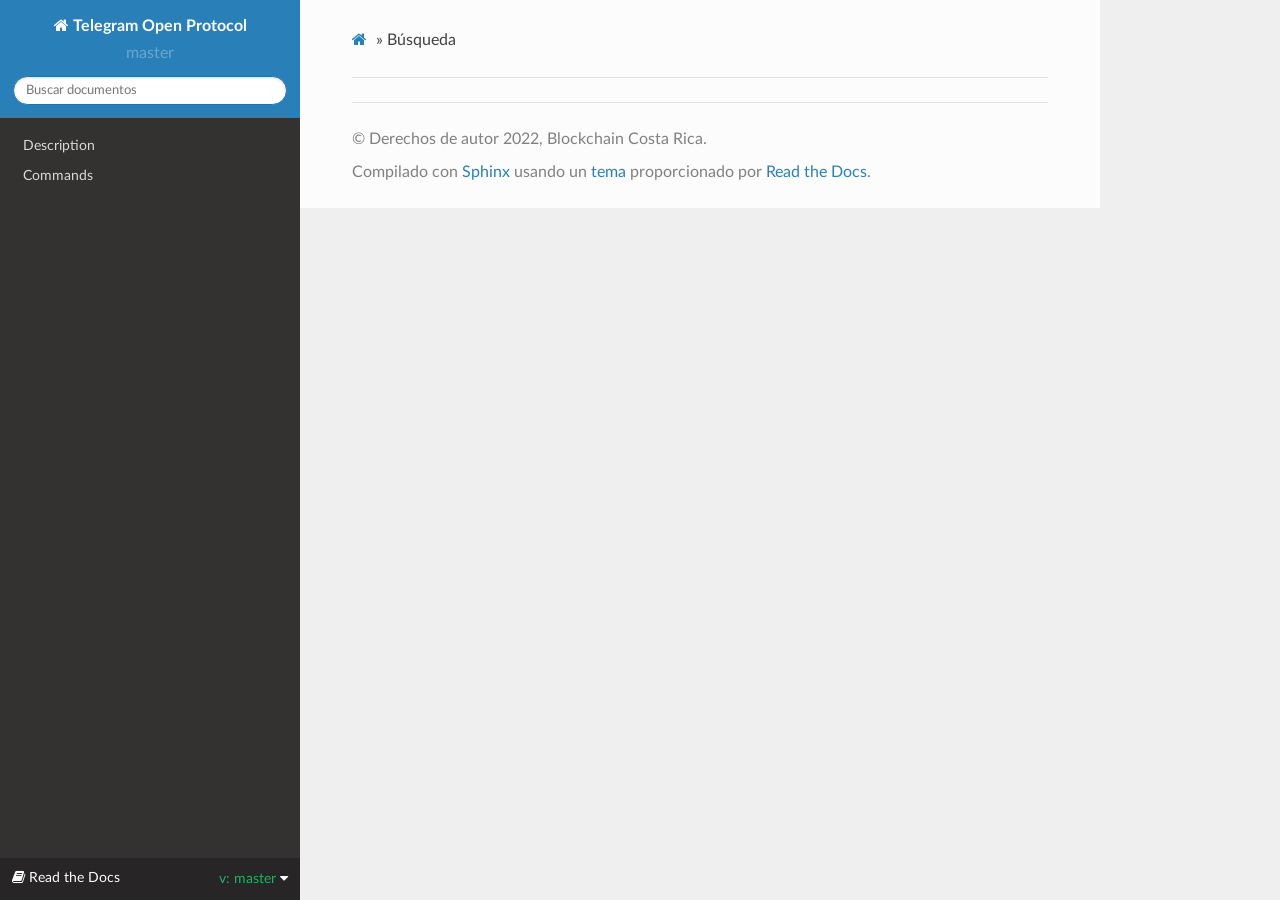
<file: es/master/search.html>
<!DOCTYPE html>
<html class="writer-html5" lang="es" >
<head>
  <meta charset="utf-8" />
  <meta name="viewport" content="width=device-width, initial-scale=1.0" />
  <title>Búsqueda &mdash; documentación de Telegram Open Protocol - 1.0.0</title>
      <link rel="stylesheet" href="_static/pygments.css" type="text/css" />
      <link rel="stylesheet" href="_static/css/theme.css" type="text/css" />
      <link rel="stylesheet" href="_static/copybutton.css" type="text/css" />
    
  <!--[if lt IE 9]>
    <script src="_static/js/html5shiv.min.js"></script>
  <![endif]-->
  
        <script data-url_root="./" id="documentation_options" src="_static/documentation_options.js"></script>
        <script src="_static/jquery.js"></script>
        <script src="_static/underscore.js"></script>
        <script src="_static/_sphinx_javascript_frameworks_compat.js"></script>
        <script src="_static/doctools.js"></script>
        <script src="_static/clipboard.min.js"></script>
        <script src="_static/copybutton.js"></script>
        <script src="_static/translations.js"></script>
    <script src="_static/js/theme.js"></script>
    <script src="_static/searchtools.js"></script>
    <script src="_static/language_data.js"></script>
    <link rel="index" title="Índice" href="genindex.html" />
    <link rel="search" title="Búsqueda" href="#" /> 
</head>

<body class="wy-body-for-nav"> 
  <div class="wy-grid-for-nav">
    <nav data-toggle="wy-nav-shift" class="wy-nav-side">
      <div class="wy-side-scroll">
        <div class="wy-side-nav-search" >
            <a href="index.html" class="icon icon-home"> Telegram Open Protocol
          </a>
              <div class="version">
                master
              </div>
<div role="search">
  <form id="rtd-search-form" class="wy-form" action="#" method="get">
    <input type="text" name="q" placeholder="Buscar documentos" />
    <input type="hidden" name="check_keywords" value="yes" />
    <input type="hidden" name="area" value="default" />
  </form>
</div>
        </div><div class="wy-menu wy-menu-vertical" data-spy="affix" role="navigation" aria-label="Navigation menu">
              <ul>
<li class="toctree-l1"><a class="reference internal" href="01_main.html">Description</a></li>
<li class="toctree-l1"><a class="reference internal" href="01_main.html#commands">Commands</a></li>
</ul>

        </div>
      </div>
    </nav>

    <section data-toggle="wy-nav-shift" class="wy-nav-content-wrap"><nav class="wy-nav-top" aria-label="Mobile navigation menu" >
          <i data-toggle="wy-nav-top" class="fa fa-bars"></i>
          <a href="index.html">Telegram Open Protocol</a>
      </nav>

      <div class="wy-nav-content">
        <div class="rst-content">
          <div role="navigation" aria-label="Page navigation">
  <ul class="wy-breadcrumbs">
      <li><a href="index.html" class="icon icon-home"></a> &raquo;</li>
      <li>Búsqueda</li>

  </ul>
  <hr/>
</div>
          <div role="main" class="document" itemscope="itemscope" itemtype="http://schema.org/Article">
           <div itemprop="articleBody">
             
  <noscript>
  <div id="fallback" class="admonition warning">
    <p class="last">
      Por favor, active JavaScript para habilitar la funcionalidad de búsqueda.
    </p>
  </div>
  </noscript>

  
  <div id="search-results">
  
  </div>

           </div>
          </div>
          <footer>

  <hr/>

  <div role="contentinfo">
    <p>&#169; Derechos de autor 2022, Blockchain Costa Rica.</p>
  </div>

  Compilado con <a href="https://www.sphinx-doc.org/">Sphinx</a> usando un
    <a href="https://github.com/readthedocs/sphinx_rtd_theme">tema</a>
    proporcionado por <a href="https://readthedocs.org">Read the Docs</a>.
   

</footer>
        </div>
      </div>
    </section>
  </div>
  

  <div class="rst-versions" data-toggle="rst-versions" role="note" aria-label="versions">
    <span class="rst-current-version" data-toggle="rst-current-version">
      <span class="fa fa-book"> Read the Docs</span>
      v: master
      <span class="fa fa-caret-down"></span>
    </span>
    <div class="rst-other-versions">
      
      <dl>
        <dt>Lenguajes</dt>
        
          
          <dd><a href="/dcctipsbot/en/master/">en</a></dd>
          
        
           <strong> 
          <dd><a href="/dcctipsbot/es/master/">es</a></dd>
           </strong> 
        
      </dl>
      
      
      <dl>
        <dt>Versiones</dt>
        
           <strong> 
          <dd><a href="/dcctipsbot/es/master/">master</a></dd>
           </strong> 
        
      </dl>
      
      
      <dl>
        <dt>Descargas</dt>
        
          <dd><a href="/dcctipsbot/es/master/Telegram Open Protocol-docs_es_master.epub">epub</a></dd>
        
      </dl>
      
      
      <hr/>
 
    </div>
  </div>
<script>
      jQuery(function () {
          SphinxRtdTheme.Navigation.enable(true);
      });
  </script>
  <script>
    jQuery(function() { Search.loadIndex("searchindex.js"); });
  </script>
  
  <script id="searchindexloader"></script>
   


</body>
</html>
</file>
<file: en/master/_static/pygments.css>
pre { line-height: 125%; }
td.linenos .normal { color: inherit; background-color: transparent; padding-left: 5px; padding-right: 5px; }
span.linenos { color: inherit; background-color: transparent; padding-left: 5px; padding-right: 5px; }
td.linenos .special { color: #000000; background-color: #ffffc0; padding-left: 5px; padding-right: 5px; }
span.linenos.special { color: #000000; background-color: #ffffc0; padding-left: 5px; padding-right: 5px; }
.highlight .hll { background-color: #ffffcc }
.highlight { background: #f8f8f8; }
.highlight .c { color: #3D7B7B; font-style: italic } /* Comment */
.highlight .err { border: 1px solid #FF0000 } /* Error */
.highlight .k { color: #008000; font-weight: bold } /* Keyword */
.highlight .o { color: #666666 } /* Operator */
.highlight .ch { color: #3D7B7B; font-style: italic } /* Comment.Hashbang */
.highlight .cm { color: #3D7B7B; font-style: italic } /* Comment.Multiline */
.highlight .cp { color: #9C6500 } /* Comment.Preproc */
.highlight .cpf { color: #3D7B7B; font-style: italic } /* Comment.PreprocFile */
.highlight .c1 { color: #3D7B7B; font-style: italic } /* Comment.Single */
.highlight .cs { color: #3D7B7B; font-style: italic } /* Comment.Special */
.highlight .gd { color: #A00000 } /* Generic.Deleted */
.highlight .ge { font-style: italic } /* Generic.Emph */
.highlight .gr { color: #E40000 } /* Generic.Error */
.highlight .gh { color: #000080; font-weight: bold } /* Generic.Heading */
.highlight .gi { color: #008400 } /* Generic.Inserted */
.highlight .go { color: #717171 } /* Generic.Output */
.highlight .gp { color: #000080; font-weight: bold } /* Generic.Prompt */
.highlight .gs { font-weight: bold } /* Generic.Strong */
.highlight .gu { color: #800080; font-weight: bold } /* Generic.Subheading */
.highlight .gt { color: #0044DD } /* Generic.Traceback */
.highlight .kc { color: #008000; font-weight: bold } /* Keyword.Constant */
.highlight .kd { color: #008000; font-weight: bold } /* Keyword.Declaration */
.highlight .kn { color: #008000; font-weight: bold } /* Keyword.Namespace */
.highlight .kp { color: #008000 } /* Keyword.Pseudo */
.highlight .kr { color: #008000; font-weight: bold } /* Keyword.Reserved */
.highlight .kt { color: #B00040 } /* Keyword.Type */
.highlight .m { color: #666666 } /* Literal.Number */
.highlight .s { color: #BA2121 } /* Literal.String */
.highlight .na { color: #687822 } /* Name.Attribute */
.highlight .nb { color: #008000 } /* Name.Builtin */
.highlight .nc { color: #0000FF; font-weight: bold } /* Name.Class */
.highlight .no { color: #880000 } /* Name.Constant */
.highlight .nd { color: #AA22FF } /* Name.Decorator */
.highlight .ni { color: #717171; font-weight: bold } /* Name.Entity */
.highlight .ne { color: #CB3F38; font-weight: bold } /* Name.Exception */
.highlight .nf { color: #0000FF } /* Name.Function */
.highlight .nl { color: #767600 } /* Name.Label */
.highlight .nn { color: #0000FF; font-weight: bold } /* Name.Namespace */
.highlight .nt { color: #008000; font-weight: bold } /* Name.Tag */
.highlight .nv { color: #19177C } /* Name.Variable */
.highlight .ow { color: #AA22FF; font-weight: bold } /* Operator.Word */
.highlight .w { color: #bbbbbb } /* Text.Whitespace */
.highlight .mb { color: #666666 } /* Literal.Number.Bin */
.highlight .mf { color: #666666 } /* Literal.Number.Float */
.highlight .mh { color: #666666 } /* Literal.Number.Hex */
.highlight .mi { color: #666666 } /* Literal.Number.Integer */
.highlight .mo { color: #666666 } /* Literal.Number.Oct */
.highlight .sa { color: #BA2121 } /* Literal.String.Affix */
.highlight .sb { color: #BA2121 } /* Literal.String.Backtick */
.highlight .sc { color: #BA2121 } /* Literal.String.Char */
.highlight .dl { color: #BA2121 } /* Literal.String.Delimiter */
.highlight .sd { color: #BA2121; font-style: italic } /* Literal.String.Doc */
.highlight .s2 { color: #BA2121 } /* Literal.String.Double */
.highlight .se { color: #AA5D1F; font-weight: bold } /* Literal.String.Escape */
.highlight .sh { color: #BA2121 } /* Literal.String.Heredoc */
.highlight .si { color: #A45A77; font-weight: bold } /* Literal.String.Interpol */
.highlight .sx { color: #008000 } /* Literal.String.Other */
.highlight .sr { color: #A45A77 } /* Literal.String.Regex */
.highlight .s1 { color: #BA2121 } /* Literal.String.Single */
.highlight .ss { color: #19177C } /* Literal.String.Symbol */
.highlight .bp { color: #008000 } /* Name.Builtin.Pseudo */
.highlight .fm { color: #0000FF } /* Name.Function.Magic */
.highlight .vc { color: #19177C } /* Name.Variable.Class */
.highlight .vg { color: #19177C } /* Name.Variable.Global */
.highlight .vi { color: #19177C } /* Name.Variable.Instance */
.highlight .vm { color: #19177C } /* Name.Variable.Magic */
.highlight .il { color: #666666 } /* Literal.Number.Integer.Long */
</file>
<file: en/master/_static/css/theme.css>
html{box-sizing:border-box}*,:after,:before{box-sizing:inherit}article,aside,details,figcaption,figure,footer,header,hgroup,nav,section{display:block}audio,canvas,video{display:inline-block;*display:inline;*zoom:1}[hidden],audio:not([controls]){display:none}*{-webkit-box-sizing:border-box;-moz-box-sizing:border-box;box-sizing:border-box}html{font-size:100%;-webkit-text-size-adjust:100%;-ms-text-size-adjust:100%}body{margin:0}a:active,a:hover{outline:0}abbr[title]{border-bottom:1px dotted}b,strong{font-weight:700}blockquote{margin:0}dfn{font-style:italic}ins{background:#ff9;text-decoration:none}ins,mark{color:#000}mark{background:#ff0;font-style:italic;font-weight:700}.rst-content code,.rst-content tt,code,kbd,pre,samp{font-family:monospace,serif;_font-family:courier new,monospace;font-size:1em}pre{white-space:pre}q{quotes:none}q:after,q:before{content:"";content:none}small{font-size:85%}sub,sup{font-size:75%;line-height:0;position:relative;vertical-align:baseline}sup{top:-.5em}sub{bottom:-.25em}dl,ol,ul{margin:0;padding:0;list-style:none;list-style-image:none}li{list-style:none}dd{margin:0}img{border:0;-ms-interpolation-mode:bicubic;vertical-align:middle;max-width:100%}svg:not(:root){overflow:hidden}figure,form{margin:0}label{cursor:pointer}button,input,select,textarea{font-size:100%;margin:0;vertical-align:baseline;*vertical-align:middle}button,input{line-height:normal}button,input[type=button],input[type=reset],input[type=submit]{cursor:pointer;-webkit-appearance:button;*overflow:visible}button[disabled],input[disabled]{cursor:default}input[type=search]{-webkit-appearance:textfield;-moz-box-sizing:content-box;-webkit-box-sizing:content-box;box-sizing:content-box}textarea{resize:vertical}table{border-collapse:collapse;border-spacing:0}td{vertical-align:top}.chromeframe{margin:.2em 0;background:#ccc;color:#000;padding:.2em 0}.ir{display:block;border:0;text-indent:-999em;overflow:hidden;background-color:transparent;background-repeat:no-repeat;text-align:left;direction:ltr;*line-height:0}.ir br{display:none}.hidden{display:none!important;visibility:hidden}.visuallyhidden{border:0;clip:rect(0 0 0 0);height:1px;margin:-1px;overflow:hidden;padding:0;position:absolute;width:1px}.visuallyhidden.focusable:active,.visuallyhidden.focusable:focus{clip:auto;height:auto;margin:0;overflow:visible;position:static;width:auto}.invisible{visibility:hidden}.relative{position:relative}big,small{font-size:100%}@media print{body,html,section{background:none!important}*{box-shadow:none!important;text-shadow:none!important;filter:none!important;-ms-filter:none!important}a,a:visited{text-decoration:underline}.ir a:after,a[href^="#"]:after,a[href^="javascript:"]:after{content:""}blockquote,pre{page-break-inside:avoid}thead{display:table-header-group}img,tr{page-break-inside:avoid}img{max-width:100%!important}@page{margin:.5cm}.rst-content .toctree-wrapper>p.caption,h2,h3,p{orphans:3;widows:3}.rst-content .toctree-wrapper>p.caption,h2,h3{page-break-after:avoid}}.btn,.fa:before,.icon:before,.rst-content .admonition,.rst-content .admonition-title:before,.rst-content .admonition-todo,.rst-content .attention,.rst-content .caution,.rst-content .code-block-caption .headerlink:before,.rst-content .danger,.rst-content .eqno .headerlink:before,.rst-content .error,.rst-content .hint,.rst-content .important,.rst-content .note,.rst-content .seealso,.rst-content .tip,.rst-content .warning,.rst-content code.download span:first-child:before,.rst-content dl dt .headerlink:before,.rst-content h1 .headerlink:before,.rst-content h2 .headerlink:before,.rst-content h3 .headerlink:before,.rst-content h4 .headerlink:before,.rst-content h5 .headerlink:before,.rst-content h6 .headerlink:before,.rst-content p.caption .headerlink:before,.rst-content p .headerlink:before,.rst-content table>caption .headerlink:before,.rst-content tt.download span:first-child:before,.wy-alert,.wy-dropdown .caret:before,.wy-inline-validate.wy-inline-validate-danger .wy-input-context:before,.wy-inline-validate.wy-inline-validate-info .wy-input-context:before,.wy-inline-validate.wy-inline-validate-success .wy-input-context:before,.wy-inline-validate.wy-inline-validate-warning .wy-input-context:before,.wy-menu-vertical li.current>a,.wy-menu-vertical li.current>a button.toctree-expand:before,.wy-menu-vertical li.on a,.wy-menu-vertical li.on a button.toctree-expand:before,.wy-menu-vertical li button.toctree-expand:before,.wy-nav-top a,.wy-side-nav-search .wy-dropdown>a,.wy-side-nav-search>a,input[type=color],input[type=date],input[type=datetime-local],input[type=datetime],input[type=email],input[type=month],input[type=number],input[type=password],input[type=search],input[type=tel],input[type=text],input[type=time],input[type=url],input[type=week],select,textarea{-webkit-font-smoothing:antialiased}.clearfix{*zoom:1}.clearfix:after,.clearfix:before{display:table;content:""}.clearfix:after{clear:both}/*!
 *  Font Awesome 4.7.0 by @davegandy - http://fontawesome.io - @fontawesome
 *  License - http://fontawesome.io/license (Font: SIL OFL 1.1, CSS: MIT License)
 */@font-face{font-family:FontAwesome;src:url(fonts/fontawesome-webfont.eot?674f50d287a8c48dc19ba404d20fe713);src:url(fonts/fontawesome-webfont.eot?674f50d287a8c48dc19ba404d20fe713?#iefix&v=4.7.0) format("embedded-opentype"),url(fonts/fontawesome-webfont.woff2?af7ae505a9eed503f8b8e6982036873e) format("woff2"),url(fonts/fontawesome-webfont.woff?fee66e712a8a08eef5805a46892932ad) format("woff"),url(fonts/fontawesome-webfont.ttf?b06871f281fee6b241d60582ae9369b9) format("truetype"),url(fonts/fontawesome-webfont.svg?912ec66d7572ff821749319396470bde#fontawesomeregular) format("svg");font-weight:400;font-style:normal}.fa,.icon,.rst-content .admonition-title,.rst-content .code-block-caption .headerlink,.rst-content .eqno .headerlink,.rst-content code.download span:first-child,.rst-content dl dt .headerlink,.rst-content h1 .headerlink,.rst-content h2 .headerlink,.rst-content h3 .headerlink,.rst-content h4 .headerlink,.rst-content h5 .headerlink,.rst-content h6 .headerlink,.rst-content p.caption .headerlink,.rst-content p .headerlink,.rst-content table>caption .headerlink,.rst-content tt.download span:first-child,.wy-menu-vertical li.current>a button.toctree-expand,.wy-menu-vertical li.on a button.toctree-expand,.wy-menu-vertical li button.toctree-expand{display:inline-block;font:normal normal normal 14px/1 FontAwesome;font-size:inherit;text-rendering:auto;-webkit-font-smoothing:antialiased;-moz-osx-font-smoothing:grayscale}.fa-lg{font-size:1.33333em;line-height:.75em;vertical-align:-15%}.fa-2x{font-size:2em}.fa-3x{font-size:3em}.fa-4x{font-size:4em}.fa-5x{font-size:5em}.fa-fw{width:1.28571em;text-align:center}.fa-ul{padding-left:0;margin-left:2.14286em;list-style-type:none}.fa-ul>li{position:relative}.fa-li{position:absolute;left:-2.14286em;width:2.14286em;top:.14286em;text-align:center}.fa-li.fa-lg{left:-1.85714em}.fa-border{padding:.2em .25em .15em;border:.08em solid #eee;border-radius:.1em}.fa-pull-left{float:left}.fa-pull-right{float:right}.fa-pull-left.icon,.fa.fa-pull-left,.rst-content .code-block-caption .fa-pull-left.headerlink,.rst-content .eqno .fa-pull-left.headerlink,.rst-content .fa-pull-left.admonition-title,.rst-content code.download span.fa-pull-left:first-child,.rst-content dl dt .fa-pull-left.headerlink,.rst-content h1 .fa-pull-left.headerlink,.rst-content h2 .fa-pull-left.headerlink,.rst-content h3 .fa-pull-left.headerlink,.rst-content h4 .fa-pull-left.headerlink,.rst-content h5 .fa-pull-left.headerlink,.rst-content h6 .fa-pull-left.headerlink,.rst-content p .fa-pull-left.headerlink,.rst-content table>caption .fa-pull-left.headerlink,.rst-content tt.download span.fa-pull-left:first-child,.wy-menu-vertical li.current>a button.fa-pull-left.toctree-expand,.wy-menu-vertical li.on a button.fa-pull-left.toctree-expand,.wy-menu-vertical li button.fa-pull-left.toctree-expand{margin-right:.3em}.fa-pull-right.icon,.fa.fa-pull-right,.rst-content .code-block-caption .fa-pull-right.headerlink,.rst-content .eqno .fa-pull-right.headerlink,.rst-content .fa-pull-right.admonition-title,.rst-content code.download span.fa-pull-right:first-child,.rst-content dl dt .fa-pull-right.headerlink,.rst-content h1 .fa-pull-right.headerlink,.rst-content h2 .fa-pull-right.headerlink,.rst-content h3 .fa-pull-right.headerlink,.rst-content h4 .fa-pull-right.headerlink,.rst-content h5 .fa-pull-right.headerlink,.rst-content h6 .fa-pull-right.headerlink,.rst-content p .fa-pull-right.headerlink,.rst-content table>caption .fa-pull-right.headerlink,.rst-content tt.download span.fa-pull-right:first-child,.wy-menu-vertical li.current>a button.fa-pull-right.toctree-expand,.wy-menu-vertical li.on a button.fa-pull-right.toctree-expand,.wy-menu-vertical li button.fa-pull-right.toctree-expand{margin-left:.3em}.pull-right{float:right}.pull-left{float:left}.fa.pull-left,.pull-left.icon,.rst-content .code-block-caption .pull-left.headerlink,.rst-content .eqno .pull-left.headerlink,.rst-content .pull-left.admonition-title,.rst-content code.download span.pull-left:first-child,.rst-content dl dt .pull-left.headerlink,.rst-content h1 .pull-left.headerlink,.rst-content h2 .pull-left.headerlink,.rst-content h3 .pull-left.headerlink,.rst-content h4 .pull-left.headerlink,.rst-content h5 .pull-left.headerlink,.rst-content h6 .pull-left.headerlink,.rst-content p .pull-left.headerlink,.rst-content table>caption .pull-left.headerlink,.rst-content tt.download span.pull-left:first-child,.wy-menu-vertical li.current>a button.pull-left.toctree-expand,.wy-menu-vertical li.on a button.pull-left.toctree-expand,.wy-menu-vertical li button.pull-left.toctree-expand{margin-right:.3em}.fa.pull-right,.pull-right.icon,.rst-content .code-block-caption .pull-right.headerlink,.rst-content .eqno .pull-right.headerlink,.rst-content .pull-right.admonition-title,.rst-content code.download span.pull-right:first-child,.rst-content dl dt .pull-right.headerlink,.rst-content h1 .pull-right.headerlink,.rst-content h2 .pull-right.headerlink,.rst-content h3 .pull-right.headerlink,.rst-content h4 .pull-right.headerlink,.rst-content h5 .pull-right.headerlink,.rst-content h6 .pull-right.headerlink,.rst-content p .pull-right.headerlink,.rst-content table>caption .pull-right.headerlink,.rst-content tt.download span.pull-right:first-child,.wy-menu-vertical li.current>a button.pull-right.toctree-expand,.wy-menu-vertical li.on a button.pull-right.toctree-expand,.wy-menu-vertical li button.pull-right.toctree-expand{margin-left:.3em}.fa-spin{-webkit-animation:fa-spin 2s linear infinite;animation:fa-spin 2s linear infinite}.fa-pulse{-webkit-animation:fa-spin 1s steps(8) infinite;animation:fa-spin 1s steps(8) infinite}@-webkit-keyframes fa-spin{0%{-webkit-transform:rotate(0deg);transform:rotate(0deg)}to{-webkit-transform:rotate(359deg);transform:rotate(359deg)}}@keyframes fa-spin{0%{-webkit-transform:rotate(0deg);transform:rotate(0deg)}to{-webkit-transform:rotate(359deg);transform:rotate(359deg)}}.fa-rotate-90{-ms-filter:"progid:DXImageTransform.Microsoft.BasicImage(rotation=1)";-webkit-transform:rotate(90deg);-ms-transform:rotate(90deg);transform:rotate(90deg)}.fa-rotate-180{-ms-filter:"progid:DXImageTransform.Microsoft.BasicImage(rotation=2)";-webkit-transform:rotate(180deg);-ms-transform:rotate(180deg);transform:rotate(180deg)}.fa-rotate-270{-ms-filter:"progid:DXImageTransform.Microsoft.BasicImage(rotation=3)";-webkit-transform:rotate(270deg);-ms-transform:rotate(270deg);transform:rotate(270deg)}.fa-flip-horizontal{-ms-filter:"progid:DXImageTransform.Microsoft.BasicImage(rotation=0, mirror=1)";-webkit-transform:scaleX(-1);-ms-transform:scaleX(-1);transform:scaleX(-1)}.fa-flip-vertical{-ms-filter:"progid:DXImageTransform.Microsoft.BasicImage(rotation=2, mirror=1)";-webkit-transform:scaleY(-1);-ms-transform:scaleY(-1);transform:scaleY(-1)}:root .fa-flip-horizontal,:root .fa-flip-vertical,:root .fa-rotate-90,:root .fa-rotate-180,:root .fa-rotate-270{filter:none}.fa-stack{position:relative;display:inline-block;width:2em;height:2em;line-height:2em;vertical-align:middle}.fa-stack-1x,.fa-stack-2x{position:absolute;left:0;width:100%;text-align:center}.fa-stack-1x{line-height:inherit}.fa-stack-2x{font-size:2em}.fa-inverse{color:#fff}.fa-glass:before{content:""}.fa-music:before{content:""}.fa-search:before,.icon-search:before{content:""}.fa-envelope-o:before{content:""}.fa-heart:before{content:""}.fa-star:before{content:""}.fa-star-o:before{content:""}.fa-user:before{content:""}.fa-film:before{content:""}.fa-th-large:before{content:""}.fa-th:before{content:""}.fa-th-list:before{content:""}.fa-check:before{content:""}.fa-close:before,.fa-remove:before,.fa-times:before{content:""}.fa-search-plus:before{content:""}.fa-search-minus:before{content:""}.fa-power-off:before{content:""}.fa-signal:before{content:""}.fa-cog:before,.fa-gear:before{content:""}.fa-trash-o:before{content:""}.fa-home:before,.icon-home:before{content:""}.fa-file-o:before{content:""}.fa-clock-o:before{content:""}.fa-road:before{content:""}.fa-download:before,.rst-content code.download span:first-child:before,.rst-content tt.download span:first-child:before{content:""}.fa-arrow-circle-o-down:before{content:""}.fa-arrow-circle-o-up:before{content:""}.fa-inbox:before{content:""}.fa-play-circle-o:before{content:""}.fa-repeat:before,.fa-rotate-right:before{content:""}.fa-refresh:before{content:""}.fa-list-alt:before{content:""}.fa-lock:before{content:""}.fa-flag:before{content:""}.fa-headphones:before{content:""}.fa-volume-off:before{content:""}.fa-volume-down:before{content:""}.fa-volume-up:before{content:""}.fa-qrcode:before{content:""}.fa-barcode:before{content:""}.fa-tag:before{content:""}.fa-tags:before{content:""}.fa-book:before,.icon-book:before{content:""}.fa-bookmark:before{content:""}.fa-print:before{content:""}.fa-camera:before{content:""}.fa-font:before{content:""}.fa-bold:before{content:""}.fa-italic:before{content:""}.fa-text-height:before{content:""}.fa-text-width:before{content:""}.fa-align-left:before{content:""}.fa-align-center:before{content:""}.fa-align-right:before{content:""}.fa-align-justify:before{content:""}.fa-list:before{content:""}.fa-dedent:before,.fa-outdent:before{content:""}.fa-indent:before{content:""}.fa-video-camera:before{content:""}.fa-image:before,.fa-photo:before,.fa-picture-o:before{content:""}.fa-pencil:before{content:""}.fa-map-marker:before{content:""}.fa-adjust:before{content:""}.fa-tint:before{content:""}.fa-edit:before,.fa-pencil-square-o:before{content:""}.fa-share-square-o:before{content:""}.fa-check-square-o:before{content:""}.fa-arrows:before{content:""}.fa-step-backward:before{content:""}.fa-fast-backward:before{content:""}.fa-backward:before{content:""}.fa-play:before{content:""}.fa-pause:before{content:""}.fa-stop:before{content:""}.fa-forward:before{content:""}.fa-fast-forward:before{content:""}.fa-step-forward:before{content:""}.fa-eject:before{content:""}.fa-chevron-left:before{content:""}.fa-chevron-right:before{content:""}.fa-plus-circle:before{content:""}.fa-minus-circle:before{content:""}.fa-times-circle:before,.wy-inline-validate.wy-inline-validate-danger .wy-input-context:before{content:""}.fa-check-circle:before,.wy-inline-validate.wy-inline-validate-success .wy-input-context:before{content:""}.fa-question-circle:before{content:""}.fa-info-circle:before{content:""}.fa-crosshairs:before{content:""}.fa-times-circle-o:before{content:""}.fa-check-circle-o:before{content:""}.fa-ban:before{content:""}.fa-arrow-left:before{content:""}.fa-arrow-right:before{content:""}.fa-arrow-up:before{content:""}.fa-arrow-down:before{content:""}.fa-mail-forward:before,.fa-share:before{content:""}.fa-expand:before{content:""}.fa-compress:before{content:""}.fa-plus:before{content:""}.fa-minus:before{content:""}.fa-asterisk:before{content:""}.fa-exclamation-circle:before,.rst-content .admonition-title:before,.wy-inline-validate.wy-inline-validate-info .wy-input-context:before,.wy-inline-validate.wy-inline-validate-warning .wy-input-context:before{content:""}.fa-gift:before{content:""}.fa-leaf:before{content:""}.fa-fire:before,.icon-fire:before{content:""}.fa-eye:before{content:""}.fa-eye-slash:before{content:""}.fa-exclamation-triangle:before,.fa-warning:before{content:""}.fa-plane:before{content:""}.fa-calendar:before{content:""}.fa-random:before{content:""}.fa-comment:before{content:""}.fa-magnet:before{content:""}.fa-chevron-up:before{content:""}.fa-chevron-down:before{content:""}.fa-retweet:before{content:""}.fa-shopping-cart:before{content:""}.fa-folder:before{content:""}.fa-folder-open:before{content:""}.fa-arrows-v:before{content:""}.fa-arrows-h:before{content:""}.fa-bar-chart-o:before,.fa-bar-chart:before{content:""}.fa-twitter-square:before{content:""}.fa-facebook-square:before{content:""}.fa-camera-retro:before{content:""}.fa-key:before{content:""}.fa-cogs:before,.fa-gears:before{content:""}.fa-comments:before{content:""}.fa-thumbs-o-up:before{content:""}.fa-thumbs-o-down:before{content:""}.fa-star-half:before{content:""}.fa-heart-o:before{content:""}.fa-sign-out:before{content:""}.fa-linkedin-square:before{content:""}.fa-thumb-tack:before{content:""}.fa-external-link:before{content:""}.fa-sign-in:before{content:""}.fa-trophy:before{content:""}.fa-github-square:before{content:""}.fa-upload:before{content:""}.fa-lemon-o:before{content:""}.fa-phone:before{content:""}.fa-square-o:before{content:""}.fa-bookmark-o:before{content:""}.fa-phone-square:before{content:""}.fa-twitter:before{content:""}.fa-facebook-f:before,.fa-facebook:before{content:""}.fa-github:before,.icon-github:before{content:""}.fa-unlock:before{content:""}.fa-credit-card:before{content:""}.fa-feed:before,.fa-rss:before{content:""}.fa-hdd-o:before{content:""}.fa-bullhorn:before{content:""}.fa-bell:before{content:""}.fa-certificate:before{content:""}.fa-hand-o-right:before{content:""}.fa-hand-o-left:before{content:""}.fa-hand-o-up:before{content:""}.fa-hand-o-down:before{content:""}.fa-arrow-circle-left:before,.icon-circle-arrow-left:before{content:""}.fa-arrow-circle-right:before,.icon-circle-arrow-right:before{content:""}.fa-arrow-circle-up:before{content:""}.fa-arrow-circle-down:before{content:""}.fa-globe:before{content:""}.fa-wrench:before{content:""}.fa-tasks:before{content:""}.fa-filter:before{content:""}.fa-briefcase:before{content:""}.fa-arrows-alt:before{content:""}.fa-group:before,.fa-users:before{content:""}.fa-chain:before,.fa-link:before,.icon-link:before{content:""}.fa-cloud:before{content:""}.fa-flask:before{content:""}.fa-cut:before,.fa-scissors:before{content:""}.fa-copy:before,.fa-files-o:before{content:""}.fa-paperclip:before{content:""}.fa-floppy-o:before,.fa-save:before{content:""}.fa-square:before{content:""}.fa-bars:before,.fa-navicon:before,.fa-reorder:before{content:""}.fa-list-ul:before{content:""}.fa-list-ol:before{content:""}.fa-strikethrough:before{content:""}.fa-underline:before{content:""}.fa-table:before{content:""}.fa-magic:before{content:""}.fa-truck:before{content:""}.fa-pinterest:before{content:""}.fa-pinterest-square:before{content:""}.fa-google-plus-square:before{content:""}.fa-google-plus:before{content:""}.fa-money:before{content:""}.fa-caret-down:before,.icon-caret-down:before,.wy-dropdown .caret:before{content:""}.fa-caret-up:before{content:""}.fa-caret-left:before{content:""}.fa-caret-right:before{content:""}.fa-columns:before{content:""}.fa-sort:before,.fa-unsorted:before{content:""}.fa-sort-desc:before,.fa-sort-down:before{content:""}.fa-sort-asc:before,.fa-sort-up:before{content:""}.fa-envelope:before{content:""}.fa-linkedin:before{content:""}.fa-rotate-left:before,.fa-undo:before{content:""}.fa-gavel:before,.fa-legal:before{content:""}.fa-dashboard:before,.fa-tachometer:before{content:""}.fa-comment-o:before{content:""}.fa-comments-o:before{content:""}.fa-bolt:before,.fa-flash:before{content:""}.fa-sitemap:before{content:""}.fa-umbrella:before{content:""}.fa-clipboard:before,.fa-paste:before{content:""}.fa-lightbulb-o:before{content:""}.fa-exchange:before{content:""}.fa-cloud-download:before{content:""}.fa-cloud-upload:before{content:""}.fa-user-md:before{content:""}.fa-stethoscope:before{content:""}.fa-suitcase:before{content:""}.fa-bell-o:before{content:""}.fa-coffee:before{content:""}.fa-cutlery:before{content:""}.fa-file-text-o:before{content:""}.fa-building-o:before{content:""}.fa-hospital-o:before{content:""}.fa-ambulance:before{content:""}.fa-medkit:before{content:""}.fa-fighter-jet:before{content:""}.fa-beer:before{content:""}.fa-h-square:before{content:""}.fa-plus-square:before{content:""}.fa-angle-double-left:before{content:""}.fa-angle-double-right:before{content:""}.fa-angle-double-up:before{content:""}.fa-angle-double-down:before{content:""}.fa-angle-left:before{content:""}.fa-angle-right:before{content:""}.fa-angle-up:before{content:""}.fa-angle-down:before{content:""}.fa-desktop:before{content:""}.fa-laptop:before{content:""}.fa-tablet:before{content:""}.fa-mobile-phone:before,.fa-mobile:before{content:""}.fa-circle-o:before{content:""}.fa-quote-left:before{content:""}.fa-quote-right:before{content:""}.fa-spinner:before{content:""}.fa-circle:before{content:""}.fa-mail-reply:before,.fa-reply:before{content:""}.fa-github-alt:before{content:""}.fa-folder-o:before{content:""}.fa-folder-open-o:before{content:""}.fa-smile-o:before{content:""}.fa-frown-o:before{content:""}.fa-meh-o:before{content:""}.fa-gamepad:before{content:""}.fa-keyboard-o:before{content:""}.fa-flag-o:before{content:""}.fa-flag-checkered:before{content:""}.fa-terminal:before{content:""}.fa-code:before{content:""}.fa-mail-reply-all:before,.fa-reply-all:before{content:""}.fa-star-half-empty:before,.fa-star-half-full:before,.fa-star-half-o:before{content:""}.fa-location-arrow:before{content:""}.fa-crop:before{content:""}.fa-code-fork:before{content:""}.fa-chain-broken:before,.fa-unlink:before{content:""}.fa-question:before{content:""}.fa-info:before{content:""}.fa-exclamation:before{content:""}.fa-superscript:before{content:""}.fa-subscript:before{content:""}.fa-eraser:before{content:""}.fa-puzzle-piece:before{content:""}.fa-microphone:before{content:""}.fa-microphone-slash:before{content:""}.fa-shield:before{content:""}.fa-calendar-o:before{content:""}.fa-fire-extinguisher:before{content:""}.fa-rocket:before{content:""}.fa-maxcdn:before{content:""}.fa-chevron-circle-left:before{content:""}.fa-chevron-circle-right:before{content:""}.fa-chevron-circle-up:before{content:""}.fa-chevron-circle-down:before{content:""}.fa-html5:before{content:""}.fa-css3:before{content:""}.fa-anchor:before{content:""}.fa-unlock-alt:before{content:""}.fa-bullseye:before{content:""}.fa-ellipsis-h:before{content:""}.fa-ellipsis-v:before{content:""}.fa-rss-square:before{content:""}.fa-play-circle:before{content:""}.fa-ticket:before{content:""}.fa-minus-square:before{content:""}.fa-minus-square-o:before,.wy-menu-vertical li.current>a button.toctree-expand:before,.wy-menu-vertical li.on a button.toctree-expand:before{content:""}.fa-level-up:before{content:""}.fa-level-down:before{content:""}.fa-check-square:before{content:""}.fa-pencil-square:before{content:""}.fa-external-link-square:before{content:""}.fa-share-square:before{content:""}.fa-compass:before{content:""}.fa-caret-square-o-down:before,.fa-toggle-down:before{content:""}.fa-caret-square-o-up:before,.fa-toggle-up:before{content:""}.fa-caret-square-o-right:before,.fa-toggle-right:before{content:""}.fa-eur:before,.fa-euro:before{content:""}.fa-gbp:before{content:""}.fa-dollar:before,.fa-usd:before{content:""}.fa-inr:before,.fa-rupee:before{content:""}.fa-cny:before,.fa-jpy:before,.fa-rmb:before,.fa-yen:before{content:""}.fa-rouble:before,.fa-rub:before,.fa-ruble:before{content:""}.fa-krw:before,.fa-won:before{content:""}.fa-bitcoin:before,.fa-btc:before{content:""}.fa-file:before{content:""}.fa-file-text:before{content:""}.fa-sort-alpha-asc:before{content:""}.fa-sort-alpha-desc:before{content:""}.fa-sort-amount-asc:before{content:""}.fa-sort-amount-desc:before{content:""}.fa-sort-numeric-asc:before{content:""}.fa-sort-numeric-desc:before{content:""}.fa-thumbs-up:before{content:""}.fa-thumbs-down:before{content:""}.fa-youtube-square:before{content:""}.fa-youtube:before{content:""}.fa-xing:before{content:""}.fa-xing-square:before{content:""}.fa-youtube-play:before{content:""}.fa-dropbox:before{content:""}.fa-stack-overflow:before{content:""}.fa-instagram:before{content:""}.fa-flickr:before{content:""}.fa-adn:before{content:""}.fa-bitbucket:before,.icon-bitbucket:before{content:""}.fa-bitbucket-square:before{content:""}.fa-tumblr:before{content:""}.fa-tumblr-square:before{content:""}.fa-long-arrow-down:before{content:""}.fa-long-arrow-up:before{content:""}.fa-long-arrow-left:before{content:""}.fa-long-arrow-right:before{content:""}.fa-apple:before{content:""}.fa-windows:before{content:""}.fa-android:before{content:""}.fa-linux:before{content:""}.fa-dribbble:before{content:""}.fa-skype:before{content:""}.fa-foursquare:before{content:""}.fa-trello:before{content:""}.fa-female:before{content:""}.fa-male:before{content:""}.fa-gittip:before,.fa-gratipay:before{content:""}.fa-sun-o:before{content:""}.fa-moon-o:before{content:""}.fa-archive:before{content:""}.fa-bug:before{content:""}.fa-vk:before{content:""}.fa-weibo:before{content:""}.fa-renren:before{content:""}.fa-pagelines:before{content:""}.fa-stack-exchange:before{content:""}.fa-arrow-circle-o-right:before{content:""}.fa-arrow-circle-o-left:before{content:""}.fa-caret-square-o-left:before,.fa-toggle-left:before{content:""}.fa-dot-circle-o:before{content:""}.fa-wheelchair:before{content:""}.fa-vimeo-square:before{content:""}.fa-try:before,.fa-turkish-lira:before{content:""}.fa-plus-square-o:before,.wy-menu-vertical li button.toctree-expand:before{content:""}.fa-space-shuttle:before{content:""}.fa-slack:before{content:""}.fa-envelope-square:before{content:""}.fa-wordpress:before{content:""}.fa-openid:before{content:""}.fa-bank:before,.fa-institution:before,.fa-university:before{content:""}.fa-graduation-cap:before,.fa-mortar-board:before{content:""}.fa-yahoo:before{content:""}.fa-google:before{content:""}.fa-reddit:before{content:""}.fa-reddit-square:before{content:""}.fa-stumbleupon-circle:before{content:""}.fa-stumbleupon:before{content:""}.fa-delicious:before{content:""}.fa-digg:before{content:""}.fa-pied-piper-pp:before{content:""}.fa-pied-piper-alt:before{content:""}.fa-drupal:before{content:""}.fa-joomla:before{content:""}.fa-language:before{content:""}.fa-fax:before{content:""}.fa-building:before{content:""}.fa-child:before{content:""}.fa-paw:before{content:""}.fa-spoon:before{content:""}.fa-cube:before{content:""}.fa-cubes:before{content:""}.fa-behance:before{content:""}.fa-behance-square:before{content:""}.fa-steam:before{content:""}.fa-steam-square:before{content:""}.fa-recycle:before{content:""}.fa-automobile:before,.fa-car:before{content:""}.fa-cab:before,.fa-taxi:before{content:""}.fa-tree:before{content:""}.fa-spotify:before{content:""}.fa-deviantart:before{content:""}.fa-soundcloud:before{content:""}.fa-database:before{content:""}.fa-file-pdf-o:before{content:""}.fa-file-word-o:before{content:""}.fa-file-excel-o:before{content:""}.fa-file-powerpoint-o:before{content:""}.fa-file-image-o:before,.fa-file-photo-o:before,.fa-file-picture-o:before{content:""}.fa-file-archive-o:before,.fa-file-zip-o:before{content:""}.fa-file-audio-o:before,.fa-file-sound-o:before{content:""}.fa-file-movie-o:before,.fa-file-video-o:before{content:""}.fa-file-code-o:before{content:""}.fa-vine:before{content:""}.fa-codepen:before{content:""}.fa-jsfiddle:before{content:""}.fa-life-bouy:before,.fa-life-buoy:before,.fa-life-ring:before,.fa-life-saver:before,.fa-support:before{content:""}.fa-circle-o-notch:before{content:""}.fa-ra:before,.fa-rebel:before,.fa-resistance:before{content:""}.fa-empire:before,.fa-ge:before{content:""}.fa-git-square:before{content:""}.fa-git:before{content:""}.fa-hacker-news:before,.fa-y-combinator-square:before,.fa-yc-square:before{content:""}.fa-tencent-weibo:before{content:""}.fa-qq:before{content:""}.fa-wechat:before,.fa-weixin:before{content:""}.fa-paper-plane:before,.fa-send:before{content:""}.fa-paper-plane-o:before,.fa-send-o:before{content:""}.fa-history:before{content:""}.fa-circle-thin:before{content:""}.fa-header:before{content:""}.fa-paragraph:before{content:""}.fa-sliders:before{content:""}.fa-share-alt:before{content:""}.fa-share-alt-square:before{content:""}.fa-bomb:before{content:""}.fa-futbol-o:before,.fa-soccer-ball-o:before{content:""}.fa-tty:before{content:""}.fa-binoculars:before{content:""}.fa-plug:before{content:""}.fa-slideshare:before{content:""}.fa-twitch:before{content:""}.fa-yelp:before{content:""}.fa-newspaper-o:before{content:""}.fa-wifi:before{content:""}.fa-calculator:before{content:""}.fa-paypal:before{content:""}.fa-google-wallet:before{content:""}.fa-cc-visa:before{content:""}.fa-cc-mastercard:before{content:""}.fa-cc-discover:before{content:""}.fa-cc-amex:before{content:""}.fa-cc-paypal:before{content:""}.fa-cc-stripe:before{content:""}.fa-bell-slash:before{content:""}.fa-bell-slash-o:before{content:""}.fa-trash:before{content:""}.fa-copyright:before{content:""}.fa-at:before{content:""}.fa-eyedropper:before{content:""}.fa-paint-brush:before{content:""}.fa-birthday-cake:before{content:""}.fa-area-chart:before{content:""}.fa-pie-chart:before{content:""}.fa-line-chart:before{content:""}.fa-lastfm:before{content:""}.fa-lastfm-square:before{content:""}.fa-toggle-off:before{content:""}.fa-toggle-on:before{content:""}.fa-bicycle:before{content:""}.fa-bus:before{content:""}.fa-ioxhost:before{content:""}.fa-angellist:before{content:""}.fa-cc:before{content:""}.fa-ils:before,.fa-shekel:before,.fa-sheqel:before{content:""}.fa-meanpath:before{content:""}.fa-buysellads:before{content:""}.fa-connectdevelop:before{content:""}.fa-dashcube:before{content:""}.fa-forumbee:before{content:""}.fa-leanpub:before{content:""}.fa-sellsy:before{content:""}.fa-shirtsinbulk:before{content:""}.fa-simplybuilt:before{content:""}.fa-skyatlas:before{content:""}.fa-cart-plus:before{content:""}.fa-cart-arrow-down:before{content:""}.fa-diamond:before{content:""}.fa-ship:before{content:""}.fa-user-secret:before{content:""}.fa-motorcycle:before{content:""}.fa-street-view:before{content:""}.fa-heartbeat:before{content:""}.fa-venus:before{content:""}.fa-mars:before{content:""}.fa-mercury:before{content:""}.fa-intersex:before,.fa-transgender:before{content:""}.fa-transgender-alt:before{content:""}.fa-venus-double:before{content:""}.fa-mars-double:before{content:""}.fa-venus-mars:before{content:""}.fa-mars-stroke:before{content:""}.fa-mars-stroke-v:before{content:""}.fa-mars-stroke-h:before{content:""}.fa-neuter:before{content:""}.fa-genderless:before{content:""}.fa-facebook-official:before{content:""}.fa-pinterest-p:before{content:""}.fa-whatsapp:before{content:""}.fa-server:before{content:""}.fa-user-plus:before{content:""}.fa-user-times:before{content:""}.fa-bed:before,.fa-hotel:before{content:""}.fa-viacoin:before{content:""}.fa-train:before{content:""}.fa-subway:before{content:""}.fa-medium:before{content:""}.fa-y-combinator:before,.fa-yc:before{content:""}.fa-optin-monster:before{content:""}.fa-opencart:before{content:""}.fa-expeditedssl:before{content:""}.fa-battery-4:before,.fa-battery-full:before,.fa-battery:before{content:""}.fa-battery-3:before,.fa-battery-three-quarters:before{content:""}.fa-battery-2:before,.fa-battery-half:before{content:""}.fa-battery-1:before,.fa-battery-quarter:before{content:""}.fa-battery-0:before,.fa-battery-empty:before{content:""}.fa-mouse-pointer:before{content:""}.fa-i-cursor:before{content:""}.fa-object-group:before{content:""}.fa-object-ungroup:before{content:""}.fa-sticky-note:before{content:""}.fa-sticky-note-o:before{content:""}.fa-cc-jcb:before{content:""}.fa-cc-diners-club:before{content:""}.fa-clone:before{content:""}.fa-balance-scale:before{content:""}.fa-hourglass-o:before{content:""}.fa-hourglass-1:before,.fa-hourglass-start:before{content:""}.fa-hourglass-2:before,.fa-hourglass-half:before{content:""}.fa-hourglass-3:before,.fa-hourglass-end:before{content:""}.fa-hourglass:before{content:""}.fa-hand-grab-o:before,.fa-hand-rock-o:before{content:""}.fa-hand-paper-o:before,.fa-hand-stop-o:before{content:""}.fa-hand-scissors-o:before{content:""}.fa-hand-lizard-o:before{content:""}.fa-hand-spock-o:before{content:""}.fa-hand-pointer-o:before{content:""}.fa-hand-peace-o:before{content:""}.fa-trademark:before{content:""}.fa-registered:before{content:""}.fa-creative-commons:before{content:""}.fa-gg:before{content:""}.fa-gg-circle:before{content:""}.fa-tripadvisor:before{content:""}.fa-odnoklassniki:before{content:""}.fa-odnoklassniki-square:before{content:""}.fa-get-pocket:before{content:""}.fa-wikipedia-w:before{content:""}.fa-safari:before{content:""}.fa-chrome:before{content:""}.fa-firefox:before{content:""}.fa-opera:before{content:""}.fa-internet-explorer:before{content:""}.fa-television:before,.fa-tv:before{content:""}.fa-contao:before{content:""}.fa-500px:before{content:""}.fa-amazon:before{content:""}.fa-calendar-plus-o:before{content:""}.fa-calendar-minus-o:before{content:""}.fa-calendar-times-o:before{content:""}.fa-calendar-check-o:before{content:""}.fa-industry:before{content:""}.fa-map-pin:before{content:""}.fa-map-signs:before{content:""}.fa-map-o:before{content:""}.fa-map:before{content:""}.fa-commenting:before{content:""}.fa-commenting-o:before{content:""}.fa-houzz:before{content:""}.fa-vimeo:before{content:""}.fa-black-tie:before{content:""}.fa-fonticons:before{content:""}.fa-reddit-alien:before{content:""}.fa-edge:before{content:""}.fa-credit-card-alt:before{content:""}.fa-codiepie:before{content:""}.fa-modx:before{content:""}.fa-fort-awesome:before{content:""}.fa-usb:before{content:""}.fa-product-hunt:before{content:""}.fa-mixcloud:before{content:""}.fa-scribd:before{content:""}.fa-pause-circle:before{content:""}.fa-pause-circle-o:before{content:""}.fa-stop-circle:before{content:""}.fa-stop-circle-o:before{content:""}.fa-shopping-bag:before{content:""}.fa-shopping-basket:before{content:""}.fa-hashtag:before{content:""}.fa-bluetooth:before{content:""}.fa-bluetooth-b:before{content:""}.fa-percent:before{content:""}.fa-gitlab:before,.icon-gitlab:before{content:""}.fa-wpbeginner:before{content:""}.fa-wpforms:before{content:""}.fa-envira:before{content:""}.fa-universal-access:before{content:""}.fa-wheelchair-alt:before{content:""}.fa-question-circle-o:before{content:""}.fa-blind:before{content:""}.fa-audio-description:before{content:""}.fa-volume-control-phone:before{content:""}.fa-braille:before{content:""}.fa-assistive-listening-systems:before{content:""}.fa-american-sign-language-interpreting:before,.fa-asl-interpreting:before{content:""}.fa-deaf:before,.fa-deafness:before,.fa-hard-of-hearing:before{content:""}.fa-glide:before{content:""}.fa-glide-g:before{content:""}.fa-sign-language:before,.fa-signing:before{content:""}.fa-low-vision:before{content:""}.fa-viadeo:before{content:""}.fa-viadeo-square:before{content:""}.fa-snapchat:before{content:""}.fa-snapchat-ghost:before{content:""}.fa-snapchat-square:before{content:""}.fa-pied-piper:before{content:""}.fa-first-order:before{content:""}.fa-yoast:before{content:""}.fa-themeisle:before{content:""}.fa-google-plus-circle:before,.fa-google-plus-official:before{content:""}.fa-fa:before,.fa-font-awesome:before{content:""}.fa-handshake-o:before{content:""}.fa-envelope-open:before{content:""}.fa-envelope-open-o:before{content:""}.fa-linode:before{content:""}.fa-address-book:before{content:""}.fa-address-book-o:before{content:""}.fa-address-card:before,.fa-vcard:before{content:""}.fa-address-card-o:before,.fa-vcard-o:before{content:""}.fa-user-circle:before{content:""}.fa-user-circle-o:before{content:""}.fa-user-o:before{content:""}.fa-id-badge:before{content:""}.fa-drivers-license:before,.fa-id-card:before{content:""}.fa-drivers-license-o:before,.fa-id-card-o:before{content:""}.fa-quora:before{content:""}.fa-free-code-camp:before{content:""}.fa-telegram:before{content:""}.fa-thermometer-4:before,.fa-thermometer-full:before,.fa-thermometer:before{content:""}.fa-thermometer-3:before,.fa-thermometer-three-quarters:before{content:""}.fa-thermometer-2:before,.fa-thermometer-half:before{content:""}.fa-thermometer-1:before,.fa-thermometer-quarter:before{content:""}.fa-thermometer-0:before,.fa-thermometer-empty:before{content:""}.fa-shower:before{content:""}.fa-bath:before,.fa-bathtub:before,.fa-s15:before{content:""}.fa-podcast:before{content:""}.fa-window-maximize:before{content:""}.fa-window-minimize:before{content:""}.fa-window-restore:before{content:""}.fa-times-rectangle:before,.fa-window-close:before{content:""}.fa-times-rectangle-o:before,.fa-window-close-o:before{content:""}.fa-bandcamp:before{content:""}.fa-grav:before{content:""}.fa-etsy:before{content:""}.fa-imdb:before{content:""}.fa-ravelry:before{content:""}.fa-eercast:before{content:""}.fa-microchip:before{content:""}.fa-snowflake-o:before{content:""}.fa-superpowers:before{content:""}.fa-wpexplorer:before{content:""}.fa-meetup:before{content:""}.sr-only{position:absolute;width:1px;height:1px;padding:0;margin:-1px;overflow:hidden;clip:rect(0,0,0,0);border:0}.sr-only-focusable:active,.sr-only-focusable:focus{position:static;width:auto;height:auto;margin:0;overflow:visible;clip:auto}.fa,.icon,.rst-content .admonition-title,.rst-content .code-block-caption .headerlink,.rst-content .eqno .headerlink,.rst-content code.download span:first-child,.rst-content dl dt .headerlink,.rst-content h1 .headerlink,.rst-content h2 .headerlink,.rst-content h3 .headerlink,.rst-content h4 .headerlink,.rst-content h5 .headerlink,.rst-content h6 .headerlink,.rst-content p.caption .headerlink,.rst-content p .headerlink,.rst-content table>caption .headerlink,.rst-content tt.download span:first-child,.wy-dropdown .caret,.wy-inline-validate.wy-inline-validate-danger .wy-input-context,.wy-inline-validate.wy-inline-validate-info .wy-input-context,.wy-inline-validate.wy-inline-validate-success .wy-input-context,.wy-inline-validate.wy-inline-validate-warning .wy-input-context,.wy-menu-vertical li.current>a button.toctree-expand,.wy-menu-vertical li.on a button.toctree-expand,.wy-menu-vertical li button.toctree-expand{font-family:inherit}.fa:before,.icon:before,.rst-content .admonition-title:before,.rst-content .code-block-caption .headerlink:before,.rst-content .eqno .headerlink:before,.rst-content code.download span:first-child:before,.rst-content dl dt .headerlink:before,.rst-content h1 .headerlink:before,.rst-content h2 .headerlink:before,.rst-content h3 .headerlink:before,.rst-content h4 .headerlink:before,.rst-content h5 .headerlink:before,.rst-content h6 .headerlink:before,.rst-content p.caption .headerlink:before,.rst-content p .headerlink:before,.rst-content table>caption .headerlink:before,.rst-content tt.download span:first-child:before,.wy-dropdown .caret:before,.wy-inline-validate.wy-inline-validate-danger .wy-input-context:before,.wy-inline-validate.wy-inline-validate-info .wy-input-context:before,.wy-inline-validate.wy-inline-validate-success .wy-input-context:before,.wy-inline-validate.wy-inline-validate-warning .wy-input-context:before,.wy-menu-vertical li.current>a button.toctree-expand:before,.wy-menu-vertical li.on a button.toctree-expand:before,.wy-menu-vertical li button.toctree-expand:before{font-family:FontAwesome;display:inline-block;font-style:normal;font-weight:400;line-height:1;text-decoration:inherit}.rst-content .code-block-caption a .headerlink,.rst-content .eqno a .headerlink,.rst-content a .admonition-title,.rst-content code.download a span:first-child,.rst-content dl dt a .headerlink,.rst-content h1 a .headerlink,.rst-content h2 a .headerlink,.rst-content h3 a .headerlink,.rst-content h4 a .headerlink,.rst-content h5 a .headerlink,.rst-content h6 a .headerlink,.rst-content p.caption a .headerlink,.rst-content p a .headerlink,.rst-content table>caption a .headerlink,.rst-content tt.download a span:first-child,.wy-menu-vertical li.current>a button.toctree-expand,.wy-menu-vertical li.on a button.toctree-expand,.wy-menu-vertical li a button.toctree-expand,a .fa,a .icon,a .rst-content .admonition-title,a .rst-content .code-block-caption .headerlink,a .rst-content .eqno .headerlink,a .rst-content code.download span:first-child,a .rst-content dl dt .headerlink,a .rst-content h1 .headerlink,a .rst-content h2 .headerlink,a .rst-content h3 .headerlink,a .rst-content h4 .headerlink,a .rst-content h5 .headerlink,a .rst-content h6 .headerlink,a .rst-content p.caption .headerlink,a .rst-content p .headerlink,a .rst-content table>caption .headerlink,a .rst-content tt.download span:first-child,a .wy-menu-vertical li button.toctree-expand{display:inline-block;text-decoration:inherit}.btn .fa,.btn .icon,.btn .rst-content .admonition-title,.btn .rst-content .code-block-caption .headerlink,.btn .rst-content .eqno .headerlink,.btn .rst-content code.download span:first-child,.btn .rst-content dl dt .headerlink,.btn .rst-content h1 .headerlink,.btn .rst-content h2 .headerlink,.btn .rst-content h3 .headerlink,.btn .rst-content h4 .headerlink,.btn .rst-content h5 .headerlink,.btn .rst-content h6 .headerlink,.btn .rst-content p .headerlink,.btn .rst-content table>caption .headerlink,.btn .rst-content tt.download span:first-child,.btn .wy-menu-vertical li.current>a button.toctree-expand,.btn .wy-menu-vertical li.on a button.toctree-expand,.btn .wy-menu-vertical li button.toctree-expand,.nav .fa,.nav .icon,.nav .rst-content .admonition-title,.nav .rst-content .code-block-caption .headerlink,.nav .rst-content .eqno .headerlink,.nav .rst-content code.download span:first-child,.nav .rst-content dl dt .headerlink,.nav .rst-content h1 .headerlink,.nav .rst-content h2 .headerlink,.nav .rst-content h3 .headerlink,.nav .rst-content h4 .headerlink,.nav .rst-content h5 .headerlink,.nav .rst-content h6 .headerlink,.nav .rst-content p .headerlink,.nav .rst-content table>caption .headerlink,.nav .rst-content tt.download span:first-child,.nav .wy-menu-vertical li.current>a button.toctree-expand,.nav .wy-menu-vertical li.on a button.toctree-expand,.nav .wy-menu-vertical li button.toctree-expand,.rst-content .btn .admonition-title,.rst-content .code-block-caption .btn .headerlink,.rst-content .code-block-caption .nav .headerlink,.rst-content .eqno .btn .headerlink,.rst-content .eqno .nav .headerlink,.rst-content .nav .admonition-title,.rst-content code.download .btn span:first-child,.rst-content code.download .nav span:first-child,.rst-content dl dt .btn .headerlink,.rst-content dl dt .nav .headerlink,.rst-content h1 .btn .headerlink,.rst-content h1 .nav .headerlink,.rst-content h2 .btn .headerlink,.rst-content h2 .nav .headerlink,.rst-content h3 .btn .headerlink,.rst-content h3 .nav .headerlink,.rst-content h4 .btn .headerlink,.rst-content h4 .nav .headerlink,.rst-content h5 .btn .headerlink,.rst-content h5 .nav .headerlink,.rst-content h6 .btn .headerlink,.rst-content h6 .nav .headerlink,.rst-content p .btn .headerlink,.rst-content p .nav .headerlink,.rst-content table>caption .btn .headerlink,.rst-content table>caption .nav .headerlink,.rst-content tt.download .btn span:first-child,.rst-content tt.download .nav span:first-child,.wy-menu-vertical li .btn button.toctree-expand,.wy-menu-vertical li.current>a .btn button.toctree-expand,.wy-menu-vertical li.current>a .nav button.toctree-expand,.wy-menu-vertical li .nav button.toctree-expand,.wy-menu-vertical li.on a .btn button.toctree-expand,.wy-menu-vertical li.on a .nav button.toctree-expand{display:inline}.btn .fa-large.icon,.btn .fa.fa-large,.btn .rst-content .code-block-caption .fa-large.headerlink,.btn .rst-content .eqno .fa-large.headerlink,.btn .rst-content .fa-large.admonition-title,.btn .rst-content code.download span.fa-large:first-child,.btn .rst-content dl dt .fa-large.headerlink,.btn .rst-content h1 .fa-large.headerlink,.btn .rst-content h2 .fa-large.headerlink,.btn .rst-content h3 .fa-large.headerlink,.btn .rst-content h4 .fa-large.headerlink,.btn .rst-content h5 .fa-large.headerlink,.btn .rst-content h6 .fa-large.headerlink,.btn .rst-content p .fa-large.headerlink,.btn .rst-content table>caption .fa-large.headerlink,.btn .rst-content tt.download span.fa-large:first-child,.btn .wy-menu-vertical li button.fa-large.toctree-expand,.nav .fa-large.icon,.nav .fa.fa-large,.nav .rst-content .code-block-caption .fa-large.headerlink,.nav .rst-content .eqno .fa-large.headerlink,.nav .rst-content .fa-large.admonition-title,.nav .rst-content code.download span.fa-large:first-child,.nav .rst-content dl dt .fa-large.headerlink,.nav .rst-content h1 .fa-large.headerlink,.nav .rst-content h2 .fa-large.headerlink,.nav .rst-content h3 .fa-large.headerlink,.nav .rst-content h4 .fa-large.headerlink,.nav .rst-content h5 .fa-large.headerlink,.nav .rst-content h6 .fa-large.headerlink,.nav .rst-content p .fa-large.headerlink,.nav .rst-content table>caption .fa-large.headerlink,.nav .rst-content tt.download span.fa-large:first-child,.nav .wy-menu-vertical li button.fa-large.toctree-expand,.rst-content .btn .fa-large.admonition-title,.rst-content .code-block-caption .btn .fa-large.headerlink,.rst-content .code-block-caption .nav .fa-large.headerlink,.rst-content .eqno .btn .fa-large.headerlink,.rst-content .eqno .nav .fa-large.headerlink,.rst-content .nav .fa-large.admonition-title,.rst-content code.download .btn span.fa-large:first-child,.rst-content code.download .nav span.fa-large:first-child,.rst-content dl dt .btn .fa-large.headerlink,.rst-content dl dt .nav .fa-large.headerlink,.rst-content h1 .btn .fa-large.headerlink,.rst-content h1 .nav .fa-large.headerlink,.rst-content h2 .btn .fa-large.headerlink,.rst-content h2 .nav .fa-large.headerlink,.rst-content h3 .btn .fa-large.headerlink,.rst-content h3 .nav .fa-large.headerlink,.rst-content h4 .btn .fa-large.headerlink,.rst-content h4 .nav .fa-large.headerlink,.rst-content h5 .btn .fa-large.headerlink,.rst-content h5 .nav .fa-large.headerlink,.rst-content h6 .btn .fa-large.headerlink,.rst-content h6 .nav .fa-large.headerlink,.rst-content p .btn .fa-large.headerlink,.rst-content p .nav .fa-large.headerlink,.rst-content table>caption .btn .fa-large.headerlink,.rst-content table>caption .nav .fa-large.headerlink,.rst-content tt.download .btn span.fa-large:first-child,.rst-content tt.download .nav span.fa-large:first-child,.wy-menu-vertical li .btn button.fa-large.toctree-expand,.wy-menu-vertical li .nav button.fa-large.toctree-expand{line-height:.9em}.btn .fa-spin.icon,.btn .fa.fa-spin,.btn .rst-content .code-block-caption .fa-spin.headerlink,.btn .rst-content .eqno .fa-spin.headerlink,.btn .rst-content .fa-spin.admonition-title,.btn .rst-content code.download span.fa-spin:first-child,.btn .rst-content dl dt .fa-spin.headerlink,.btn .rst-content h1 .fa-spin.headerlink,.btn .rst-content h2 .fa-spin.headerlink,.btn .rst-content h3 .fa-spin.headerlink,.btn .rst-content h4 .fa-spin.headerlink,.btn .rst-content h5 .fa-spin.headerlink,.btn .rst-content h6 .fa-spin.headerlink,.btn .rst-content p .fa-spin.headerlink,.btn .rst-content table>caption .fa-spin.headerlink,.btn .rst-content tt.download span.fa-spin:first-child,.btn .wy-menu-vertical li button.fa-spin.toctree-expand,.nav .fa-spin.icon,.nav .fa.fa-spin,.nav .rst-content .code-block-caption .fa-spin.headerlink,.nav .rst-content .eqno .fa-spin.headerlink,.nav .rst-content .fa-spin.admonition-title,.nav .rst-content code.download span.fa-spin:first-child,.nav .rst-content dl dt .fa-spin.headerlink,.nav .rst-content h1 .fa-spin.headerlink,.nav .rst-content h2 .fa-spin.headerlink,.nav .rst-content h3 .fa-spin.headerlink,.nav .rst-content h4 .fa-spin.headerlink,.nav .rst-content h5 .fa-spin.headerlink,.nav .rst-content h6 .fa-spin.headerlink,.nav .rst-content p .fa-spin.headerlink,.nav .rst-content table>caption .fa-spin.headerlink,.nav .rst-content tt.download span.fa-spin:first-child,.nav .wy-menu-vertical li button.fa-spin.toctree-expand,.rst-content .btn .fa-spin.admonition-title,.rst-content .code-block-caption .btn .fa-spin.headerlink,.rst-content .code-block-caption .nav .fa-spin.headerlink,.rst-content .eqno .btn .fa-spin.headerlink,.rst-content .eqno .nav .fa-spin.headerlink,.rst-content .nav .fa-spin.admonition-title,.rst-content code.download .btn span.fa-spin:first-child,.rst-content code.download .nav span.fa-spin:first-child,.rst-content dl dt .btn .fa-spin.headerlink,.rst-content dl dt .nav .fa-spin.headerlink,.rst-content h1 .btn .fa-spin.headerlink,.rst-content h1 .nav .fa-spin.headerlink,.rst-content h2 .btn .fa-spin.headerlink,.rst-content h2 .nav .fa-spin.headerlink,.rst-content h3 .btn .fa-spin.headerlink,.rst-content h3 .nav .fa-spin.headerlink,.rst-content h4 .btn .fa-spin.headerlink,.rst-content h4 .nav .fa-spin.headerlink,.rst-content h5 .btn .fa-spin.headerlink,.rst-content h5 .nav .fa-spin.headerlink,.rst-content h6 .btn .fa-spin.headerlink,.rst-content h6 .nav .fa-spin.headerlink,.rst-content p .btn .fa-spin.headerlink,.rst-content p .nav .fa-spin.headerlink,.rst-content table>caption .btn .fa-spin.headerlink,.rst-content table>caption .nav .fa-spin.headerlink,.rst-content tt.download .btn span.fa-spin:first-child,.rst-content tt.download .nav span.fa-spin:first-child,.wy-menu-vertical li .btn button.fa-spin.toctree-expand,.wy-menu-vertical li .nav button.fa-spin.toctree-expand{display:inline-block}.btn.fa:before,.btn.icon:before,.rst-content .btn.admonition-title:before,.rst-content .code-block-caption .btn.headerlink:before,.rst-content .eqno .btn.headerlink:before,.rst-content code.download span.btn:first-child:before,.rst-content dl dt .btn.headerlink:before,.rst-content h1 .btn.headerlink:before,.rst-content h2 .btn.headerlink:before,.rst-content h3 .btn.headerlink:before,.rst-content h4 .btn.headerlink:before,.rst-content h5 .btn.headerlink:before,.rst-content h6 .btn.headerlink:before,.rst-content p .btn.headerlink:before,.rst-content table>caption .btn.headerlink:before,.rst-content tt.download span.btn:first-child:before,.wy-menu-vertical li button.btn.toctree-expand:before{opacity:.5;-webkit-transition:opacity .05s ease-in;-moz-transition:opacity .05s ease-in;transition:opacity .05s ease-in}.btn.fa:hover:before,.btn.icon:hover:before,.rst-content .btn.admonition-title:hover:before,.rst-content .code-block-caption .btn.headerlink:hover:before,.rst-content .eqno .btn.headerlink:hover:before,.rst-content code.download span.btn:first-child:hover:before,.rst-content dl dt .btn.headerlink:hover:before,.rst-content h1 .btn.headerlink:hover:before,.rst-content h2 .btn.headerlink:hover:before,.rst-content h3 .btn.headerlink:hover:before,.rst-content h4 .btn.headerlink:hover:before,.rst-content h5 .btn.headerlink:hover:before,.rst-content h6 .btn.headerlink:hover:before,.rst-content p .btn.headerlink:hover:before,.rst-content table>caption .btn.headerlink:hover:before,.rst-content tt.download span.btn:first-child:hover:before,.wy-menu-vertical li button.btn.toctree-expand:hover:before{opacity:1}.btn-mini .fa:before,.btn-mini .icon:before,.btn-mini .rst-content .admonition-title:before,.btn-mini .rst-content .code-block-caption .headerlink:before,.btn-mini .rst-content .eqno .headerlink:before,.btn-mini .rst-content code.download span:first-child:before,.btn-mini .rst-content dl dt .headerlink:before,.btn-mini .rst-content h1 .headerlink:before,.btn-mini .rst-content h2 .headerlink:before,.btn-mini .rst-content h3 .headerlink:before,.btn-mini .rst-content h4 .headerlink:before,.btn-mini .rst-content h5 .headerlink:before,.btn-mini .rst-content h6 .headerlink:before,.btn-mini .rst-content p .headerlink:before,.btn-mini .rst-content table>caption .headerlink:before,.btn-mini .rst-content tt.download span:first-child:before,.btn-mini .wy-menu-vertical li button.toctree-expand:before,.rst-content .btn-mini .admonition-title:before,.rst-content .code-block-caption .btn-mini .headerlink:before,.rst-content .eqno .btn-mini .headerlink:before,.rst-content code.download .btn-mini span:first-child:before,.rst-content dl dt .btn-mini .headerlink:before,.rst-content h1 .btn-mini .headerlink:before,.rst-content h2 .btn-mini .headerlink:before,.rst-content h3 .btn-mini .headerlink:before,.rst-content h4 .btn-mini .headerlink:before,.rst-content h5 .btn-mini .headerlink:before,.rst-content h6 .btn-mini .headerlink:before,.rst-content p .btn-mini .headerlink:before,.rst-content table>caption .btn-mini .headerlink:before,.rst-content tt.download .btn-mini span:first-child:before,.wy-menu-vertical li .btn-mini button.toctree-expand:before{font-size:14px;vertical-align:-15%}.rst-content .admonition,.rst-content .admonition-todo,.rst-content .attention,.rst-content .caution,.rst-content .danger,.rst-content .error,.rst-content .hint,.rst-content .important,.rst-content .note,.rst-content .seealso,.rst-content .tip,.rst-content .warning,.wy-alert{padding:12px;line-height:24px;margin-bottom:24px;background:#e7f2fa}.rst-content .admonition-title,.wy-alert-title{font-weight:700;display:block;color:#fff;background:#6ab0de;padding:6px 12px;margin:-12px -12px 12px}.rst-content .danger,.rst-content .error,.rst-content .wy-alert-danger.admonition,.rst-content .wy-alert-danger.admonition-todo,.rst-content .wy-alert-danger.attention,.rst-content .wy-alert-danger.caution,.rst-content .wy-alert-danger.hint,.rst-content .wy-alert-danger.important,.rst-content .wy-alert-danger.note,.rst-content .wy-alert-danger.seealso,.rst-content .wy-alert-danger.tip,.rst-content .wy-alert-danger.warning,.wy-alert.wy-alert-danger{background:#fdf3f2}.rst-content .danger .admonition-title,.rst-content .danger .wy-alert-title,.rst-content .error .admonition-title,.rst-content .error .wy-alert-title,.rst-content .wy-alert-danger.admonition-todo .admonition-title,.rst-content .wy-alert-danger.admonition-todo .wy-alert-title,.rst-content .wy-alert-danger.admonition .admonition-title,.rst-content .wy-alert-danger.admonition .wy-alert-title,.rst-content .wy-alert-danger.attention .admonition-title,.rst-content .wy-alert-danger.attention .wy-alert-title,.rst-content .wy-alert-danger.caution .admonition-title,.rst-content .wy-alert-danger.caution .wy-alert-title,.rst-content .wy-alert-danger.hint .admonition-title,.rst-content .wy-alert-danger.hint .wy-alert-title,.rst-content .wy-alert-danger.important .admonition-title,.rst-content .wy-alert-danger.important .wy-alert-title,.rst-content .wy-alert-danger.note .admonition-title,.rst-content .wy-alert-danger.note .wy-alert-title,.rst-content .wy-alert-danger.seealso .admonition-title,.rst-content .wy-alert-danger.seealso .wy-alert-title,.rst-content .wy-alert-danger.tip .admonition-title,.rst-content .wy-alert-danger.tip .wy-alert-title,.rst-content .wy-alert-danger.warning .admonition-title,.rst-content .wy-alert-danger.warning .wy-alert-title,.rst-content .wy-alert.wy-alert-danger .admonition-title,.wy-alert.wy-alert-danger .rst-content .admonition-title,.wy-alert.wy-alert-danger .wy-alert-title{background:#f29f97}.rst-content .admonition-todo,.rst-content .attention,.rst-content .caution,.rst-content .warning,.rst-content .wy-alert-warning.admonition,.rst-content .wy-alert-warning.danger,.rst-content .wy-alert-warning.error,.rst-content .wy-alert-warning.hint,.rst-content .wy-alert-warning.important,.rst-content .wy-alert-warning.note,.rst-content .wy-alert-warning.seealso,.rst-content .wy-alert-warning.tip,.wy-alert.wy-alert-warning{background:#ffedcc}.rst-content .admonition-todo .admonition-title,.rst-content .admonition-todo .wy-alert-title,.rst-content .attention .admonition-title,.rst-content .attention .wy-alert-title,.rst-content .caution .admonition-title,.rst-content .caution .wy-alert-title,.rst-content .warning .admonition-title,.rst-content .warning .wy-alert-title,.rst-content .wy-alert-warning.admonition .admonition-title,.rst-content .wy-alert-warning.admonition .wy-alert-title,.rst-content .wy-alert-warning.danger .admonition-title,.rst-content .wy-alert-warning.danger .wy-alert-title,.rst-content .wy-alert-warning.error .admonition-title,.rst-content .wy-alert-warning.error .wy-alert-title,.rst-content .wy-alert-warning.hint .admonition-title,.rst-content .wy-alert-warning.hint .wy-alert-title,.rst-content .wy-alert-warning.important .admonition-title,.rst-content .wy-alert-warning.important .wy-alert-title,.rst-content .wy-alert-warning.note .admonition-title,.rst-content .wy-alert-warning.note .wy-alert-title,.rst-content .wy-alert-warning.seealso .admonition-title,.rst-content .wy-alert-warning.seealso .wy-alert-title,.rst-content .wy-alert-warning.tip .admonition-title,.rst-content .wy-alert-warning.tip .wy-alert-title,.rst-content .wy-alert.wy-alert-warning .admonition-title,.wy-alert.wy-alert-warning .rst-content .admonition-title,.wy-alert.wy-alert-warning .wy-alert-title{background:#f0b37e}.rst-content .note,.rst-content .seealso,.rst-content .wy-alert-info.admonition,.rst-content .wy-alert-info.admonition-todo,.rst-content .wy-alert-info.attention,.rst-content .wy-alert-info.caution,.rst-content .wy-alert-info.danger,.rst-content .wy-alert-info.error,.rst-content .wy-alert-info.hint,.rst-content .wy-alert-info.important,.rst-content .wy-alert-info.tip,.rst-content .wy-alert-info.warning,.wy-alert.wy-alert-info{background:#e7f2fa}.rst-content .note .admonition-title,.rst-content .note .wy-alert-title,.rst-content .seealso .admonition-title,.rst-content .seealso .wy-alert-title,.rst-content .wy-alert-info.admonition-todo .admonition-title,.rst-content .wy-alert-info.admonition-todo .wy-alert-title,.rst-content .wy-alert-info.admonition .admonition-title,.rst-content .wy-alert-info.admonition .wy-alert-title,.rst-content .wy-alert-info.attention .admonition-title,.rst-content .wy-alert-info.attention .wy-alert-title,.rst-content .wy-alert-info.caution .admonition-title,.rst-content .wy-alert-info.caution .wy-alert-title,.rst-content .wy-alert-info.danger .admonition-title,.rst-content .wy-alert-info.danger .wy-alert-title,.rst-content .wy-alert-info.error .admonition-title,.rst-content .wy-alert-info.error .wy-alert-title,.rst-content .wy-alert-info.hint .admonition-title,.rst-content .wy-alert-info.hint .wy-alert-title,.rst-content .wy-alert-info.important .admonition-title,.rst-content .wy-alert-info.important .wy-alert-title,.rst-content .wy-alert-info.tip .admonition-title,.rst-content .wy-alert-info.tip .wy-alert-title,.rst-content .wy-alert-info.warning .admonition-title,.rst-content .wy-alert-info.warning .wy-alert-title,.rst-content .wy-alert.wy-alert-info .admonition-title,.wy-alert.wy-alert-info .rst-content .admonition-title,.wy-alert.wy-alert-info .wy-alert-title{background:#6ab0de}.rst-content .hint,.rst-content .important,.rst-content .tip,.rst-content .wy-alert-success.admonition,.rst-content .wy-alert-success.admonition-todo,.rst-content .wy-alert-success.attention,.rst-content .wy-alert-success.caution,.rst-content .wy-alert-success.danger,.rst-content .wy-alert-success.error,.rst-content .wy-alert-success.note,.rst-content .wy-alert-success.seealso,.rst-content .wy-alert-success.warning,.wy-alert.wy-alert-success{background:#dbfaf4}.rst-content .hint .admonition-title,.rst-content .hint .wy-alert-title,.rst-content .important .admonition-title,.rst-content .important .wy-alert-title,.rst-content .tip .admonition-title,.rst-content .tip .wy-alert-title,.rst-content .wy-alert-success.admonition-todo .admonition-title,.rst-content .wy-alert-success.admonition-todo .wy-alert-title,.rst-content .wy-alert-success.admonition .admonition-title,.rst-content .wy-alert-success.admonition .wy-alert-title,.rst-content .wy-alert-success.attention .admonition-title,.rst-content .wy-alert-success.attention .wy-alert-title,.rst-content .wy-alert-success.caution .admonition-title,.rst-content .wy-alert-success.caution .wy-alert-title,.rst-content .wy-alert-success.danger .admonition-title,.rst-content .wy-alert-success.danger .wy-alert-title,.rst-content .wy-alert-success.error .admonition-title,.rst-content .wy-alert-success.error .wy-alert-title,.rst-content .wy-alert-success.note .admonition-title,.rst-content .wy-alert-success.note .wy-alert-title,.rst-content .wy-alert-success.seealso .admonition-title,.rst-content .wy-alert-success.seealso .wy-alert-title,.rst-content .wy-alert-success.warning .admonition-title,.rst-content .wy-alert-success.warning .wy-alert-title,.rst-content .wy-alert.wy-alert-success .admonition-title,.wy-alert.wy-alert-success .rst-content .admonition-title,.wy-alert.wy-alert-success .wy-alert-title{background:#1abc9c}.rst-content .wy-alert-neutral.admonition,.rst-content .wy-alert-neutral.admonition-todo,.rst-content .wy-alert-neutral.attention,.rst-content .wy-alert-neutral.caution,.rst-content .wy-alert-neutral.danger,.rst-content .wy-alert-neutral.error,.rst-content .wy-alert-neutral.hint,.rst-content .wy-alert-neutral.important,.rst-content .wy-alert-neutral.note,.rst-content .wy-alert-neutral.seealso,.rst-content .wy-alert-neutral.tip,.rst-content .wy-alert-neutral.warning,.wy-alert.wy-alert-neutral{background:#f3f6f6}.rst-content .wy-alert-neutral.admonition-todo .admonition-title,.rst-content .wy-alert-neutral.admonition-todo .wy-alert-title,.rst-content .wy-alert-neutral.admonition .admonition-title,.rst-content .wy-alert-neutral.admonition .wy-alert-title,.rst-content .wy-alert-neutral.attention .admonition-title,.rst-content .wy-alert-neutral.attention .wy-alert-title,.rst-content .wy-alert-neutral.caution .admonition-title,.rst-content .wy-alert-neutral.caution .wy-alert-title,.rst-content .wy-alert-neutral.danger .admonition-title,.rst-content .wy-alert-neutral.danger .wy-alert-title,.rst-content .wy-alert-neutral.error .admonition-title,.rst-content .wy-alert-neutral.error .wy-alert-title,.rst-content .wy-alert-neutral.hint .admonition-title,.rst-content .wy-alert-neutral.hint .wy-alert-title,.rst-content .wy-alert-neutral.important .admonition-title,.rst-content .wy-alert-neutral.important .wy-alert-title,.rst-content .wy-alert-neutral.note .admonition-title,.rst-content .wy-alert-neutral.note .wy-alert-title,.rst-content .wy-alert-neutral.seealso .admonition-title,.rst-content .wy-alert-neutral.seealso .wy-alert-title,.rst-content .wy-alert-neutral.tip .admonition-title,.rst-content .wy-alert-neutral.tip .wy-alert-title,.rst-content .wy-alert-neutral.warning .admonition-title,.rst-content .wy-alert-neutral.warning .wy-alert-title,.rst-content .wy-alert.wy-alert-neutral .admonition-title,.wy-alert.wy-alert-neutral .rst-content .admonition-title,.wy-alert.wy-alert-neutral .wy-alert-title{color:#404040;background:#e1e4e5}.rst-content .wy-alert-neutral.admonition-todo a,.rst-content .wy-alert-neutral.admonition a,.rst-content .wy-alert-neutral.attention a,.rst-content .wy-alert-neutral.caution a,.rst-content .wy-alert-neutral.danger a,.rst-content .wy-alert-neutral.error a,.rst-content .wy-alert-neutral.hint a,.rst-content .wy-alert-neutral.important a,.rst-content .wy-alert-neutral.note a,.rst-content .wy-alert-neutral.seealso a,.rst-content .wy-alert-neutral.tip a,.rst-content .wy-alert-neutral.warning a,.wy-alert.wy-alert-neutral a{color:#2980b9}.rst-content .admonition-todo p:last-child,.rst-content .admonition p:last-child,.rst-content .attention p:last-child,.rst-content .caution p:last-child,.rst-content .danger p:last-child,.rst-content .error p:last-child,.rst-content .hint p:last-child,.rst-content .important p:last-child,.rst-content .note p:last-child,.rst-content .seealso p:last-child,.rst-content .tip p:last-child,.rst-content .warning p:last-child,.wy-alert p:last-child{margin-bottom:0}.wy-tray-container{position:fixed;bottom:0;left:0;z-index:600}.wy-tray-container li{display:block;width:300px;background:transparent;color:#fff;text-align:center;box-shadow:0 5px 5px 0 rgba(0,0,0,.1);padding:0 24px;min-width:20%;opacity:0;height:0;line-height:56px;overflow:hidden;-webkit-transition:all .3s ease-in;-moz-transition:all .3s ease-in;transition:all .3s ease-in}.wy-tray-container li.wy-tray-item-success{background:#27ae60}.wy-tray-container li.wy-tray-item-info{background:#2980b9}.wy-tray-container li.wy-tray-item-warning{background:#e67e22}.wy-tray-container li.wy-tray-item-danger{background:#e74c3c}.wy-tray-container li.on{opacity:1;height:56px}@media screen and (max-width:768px){.wy-tray-container{bottom:auto;top:0;width:100%}.wy-tray-container li{width:100%}}button{font-size:100%;margin:0;vertical-align:baseline;*vertical-align:middle;cursor:pointer;line-height:normal;-webkit-appearance:button;*overflow:visible}button::-moz-focus-inner,input::-moz-focus-inner{border:0;padding:0}button[disabled]{cursor:default}.btn{display:inline-block;border-radius:2px;line-height:normal;white-space:nowrap;text-align:center;cursor:pointer;font-size:100%;padding:6px 12px 8px;color:#fff;border:1px solid rgba(0,0,0,.1);background-color:#27ae60;text-decoration:none;font-weight:400;font-family:Lato,proxima-nova,Helvetica Neue,Arial,sans-serif;box-shadow:inset 0 1px 2px -1px hsla(0,0%,100%,.5),inset 0 -2px 0 0 rgba(0,0,0,.1);outline-none:false;vertical-align:middle;*display:inline;zoom:1;-webkit-user-drag:none;-webkit-user-select:none;-moz-user-select:none;-ms-user-select:none;user-select:none;-webkit-transition:all .1s linear;-moz-transition:all .1s linear;transition:all .1s linear}.btn-hover{background:#2e8ece;color:#fff}.btn:hover{background:#2cc36b;color:#fff}.btn:focus{background:#2cc36b;outline:0}.btn:active{box-shadow:inset 0 -1px 0 0 rgba(0,0,0,.05),inset 0 2px 0 0 rgba(0,0,0,.1);padding:8px 12px 6px}.btn:visited{color:#fff}.btn-disabled,.btn-disabled:active,.btn-disabled:focus,.btn-disabled:hover,.btn:disabled{background-image:none;filter:progid:DXImageTransform.Microsoft.gradient(enabled = false);filter:alpha(opacity=40);opacity:.4;cursor:not-allowed;box-shadow:none}.btn::-moz-focus-inner{padding:0;border:0}.btn-small{font-size:80%}.btn-info{background-color:#2980b9!important}.btn-info:hover{background-color:#2e8ece!important}.btn-neutral{background-color:#f3f6f6!important;color:#404040!important}.btn-neutral:hover{background-color:#e5ebeb!important;color:#404040}.btn-neutral:visited{color:#404040!important}.btn-success{background-color:#27ae60!important}.btn-success:hover{background-color:#295!important}.btn-danger{background-color:#e74c3c!important}.btn-danger:hover{background-color:#ea6153!important}.btn-warning{background-color:#e67e22!important}.btn-warning:hover{background-color:#e98b39!important}.btn-invert{background-color:#222}.btn-invert:hover{background-color:#2f2f2f!important}.btn-link{background-color:transparent!important;color:#2980b9;box-shadow:none;border-color:transparent!important}.btn-link:active,.btn-link:hover{background-color:transparent!important;color:#409ad5!important;box-shadow:none}.btn-link:visited{color:#9b59b6}.wy-btn-group .btn,.wy-control .btn{vertical-align:middle}.wy-btn-group{margin-bottom:24px;*zoom:1}.wy-btn-group:after,.wy-btn-group:before{display:table;content:""}.wy-btn-group:after{clear:both}.wy-dropdown{position:relative;display:inline-block}.wy-dropdown-active .wy-dropdown-menu{display:block}.wy-dropdown-menu{position:absolute;left:0;display:none;float:left;top:100%;min-width:100%;background:#fcfcfc;z-index:100;border:1px solid #cfd7dd;box-shadow:0 2px 2px 0 rgba(0,0,0,.1);padding:12px}.wy-dropdown-menu>dd>a{display:block;clear:both;color:#404040;white-space:nowrap;font-size:90%;padding:0 12px;cursor:pointer}.wy-dropdown-menu>dd>a:hover{background:#2980b9;color:#fff}.wy-dropdown-menu>dd.divider{border-top:1px solid #cfd7dd;margin:6px 0}.wy-dropdown-menu>dd.search{padding-bottom:12px}.wy-dropdown-menu>dd.search input[type=search]{width:100%}.wy-dropdown-menu>dd.call-to-action{background:#e3e3e3;text-transform:uppercase;font-weight:500;font-size:80%}.wy-dropdown-menu>dd.call-to-action:hover{background:#e3e3e3}.wy-dropdown-menu>dd.call-to-action .btn{color:#fff}.wy-dropdown.wy-dropdown-up .wy-dropdown-menu{bottom:100%;top:auto;left:auto;right:0}.wy-dropdown.wy-dropdown-bubble .wy-dropdown-menu{background:#fcfcfc;margin-top:2px}.wy-dropdown.wy-dropdown-bubble .wy-dropdown-menu a{padding:6px 12px}.wy-dropdown.wy-dropdown-bubble .wy-dropdown-menu a:hover{background:#2980b9;color:#fff}.wy-dropdown.wy-dropdown-left .wy-dropdown-menu{right:0;left:auto;text-align:right}.wy-dropdown-arrow:before{content:" ";border-bottom:5px solid #f5f5f5;border-left:5px solid transparent;border-right:5px solid transparent;position:absolute;display:block;top:-4px;left:50%;margin-left:-3px}.wy-dropdown-arrow.wy-dropdown-arrow-left:before{left:11px}.wy-form-stacked select{display:block}.wy-form-aligned .wy-help-inline,.wy-form-aligned input,.wy-form-aligned label,.wy-form-aligned select,.wy-form-aligned textarea{display:inline-block;*display:inline;*zoom:1;vertical-align:middle}.wy-form-aligned .wy-control-group>label{display:inline-block;vertical-align:middle;width:10em;margin:6px 12px 0 0;float:left}.wy-form-aligned .wy-control{float:left}.wy-form-aligned .wy-control label{display:block}.wy-form-aligned .wy-control select{margin-top:6px}fieldset{margin:0}fieldset,legend{border:0;padding:0}legend{width:100%;white-space:normal;margin-bottom:24px;font-size:150%;*margin-left:-7px}label,legend{display:block}label{margin:0 0 .3125em;color:#333;font-size:90%}input,select,textarea{font-size:100%;margin:0;vertical-align:baseline;*vertical-align:middle}.wy-control-group{margin-bottom:24px;max-width:1200px;margin-left:auto;margin-right:auto;*zoom:1}.wy-control-group:after,.wy-control-group:before{display:table;content:""}.wy-control-group:after{clear:both}.wy-control-group.wy-control-group-required>label:after{content:" *";color:#e74c3c}.wy-control-group .wy-form-full,.wy-control-group .wy-form-halves,.wy-control-group .wy-form-thirds{padding-bottom:12px}.wy-control-group .wy-form-full input[type=color],.wy-control-group .wy-form-full input[type=date],.wy-control-group .wy-form-full input[type=datetime-local],.wy-control-group .wy-form-full input[type=datetime],.wy-control-group .wy-form-full input[type=email],.wy-control-group .wy-form-full input[type=month],.wy-control-group .wy-form-full input[type=number],.wy-control-group .wy-form-full input[type=password],.wy-control-group .wy-form-full input[type=search],.wy-control-group .wy-form-full input[type=tel],.wy-control-group .wy-form-full input[type=text],.wy-control-group .wy-form-full input[type=time],.wy-control-group .wy-form-full input[type=url],.wy-control-group .wy-form-full input[type=week],.wy-control-group .wy-form-full select,.wy-control-group .wy-form-halves input[type=color],.wy-control-group .wy-form-halves input[type=date],.wy-control-group .wy-form-halves input[type=datetime-local],.wy-control-group .wy-form-halves input[type=datetime],.wy-control-group .wy-form-halves input[type=email],.wy-control-group .wy-form-halves input[type=month],.wy-control-group .wy-form-halves input[type=number],.wy-control-group .wy-form-halves input[type=password],.wy-control-group .wy-form-halves input[type=search],.wy-control-group .wy-form-halves input[type=tel],.wy-control-group .wy-form-halves input[type=text],.wy-control-group .wy-form-halves input[type=time],.wy-control-group .wy-form-halves input[type=url],.wy-control-group .wy-form-halves input[type=week],.wy-control-group .wy-form-halves select,.wy-control-group .wy-form-thirds input[type=color],.wy-control-group .wy-form-thirds input[type=date],.wy-control-group .wy-form-thirds input[type=datetime-local],.wy-control-group .wy-form-thirds input[type=datetime],.wy-control-group .wy-form-thirds input[type=email],.wy-control-group .wy-form-thirds input[type=month],.wy-control-group .wy-form-thirds input[type=number],.wy-control-group .wy-form-thirds input[type=password],.wy-control-group .wy-form-thirds input[type=search],.wy-control-group .wy-form-thirds input[type=tel],.wy-control-group .wy-form-thirds input[type=text],.wy-control-group .wy-form-thirds input[type=time],.wy-control-group .wy-form-thirds input[type=url],.wy-control-group .wy-form-thirds input[type=week],.wy-control-group .wy-form-thirds select{width:100%}.wy-control-group .wy-form-full{float:left;display:block;width:100%;margin-right:0}.wy-control-group .wy-form-full:last-child{margin-right:0}.wy-control-group .wy-form-halves{float:left;display:block;margin-right:2.35765%;width:48.82117%}.wy-control-group .wy-form-halves:last-child,.wy-control-group .wy-form-halves:nth-of-type(2n){margin-right:0}.wy-control-group .wy-form-halves:nth-of-type(odd){clear:left}.wy-control-group .wy-form-thirds{float:left;display:block;margin-right:2.35765%;width:31.76157%}.wy-control-group .wy-form-thirds:last-child,.wy-control-group .wy-form-thirds:nth-of-type(3n){margin-right:0}.wy-control-group .wy-form-thirds:nth-of-type(3n+1){clear:left}.wy-control-group.wy-control-group-no-input .wy-control,.wy-control-no-input{margin:6px 0 0;font-size:90%}.wy-control-no-input{display:inline-block}.wy-control-group.fluid-input input[type=color],.wy-control-group.fluid-input input[type=date],.wy-control-group.fluid-input input[type=datetime-local],.wy-control-group.fluid-input input[type=datetime],.wy-control-group.fluid-input input[type=email],.wy-control-group.fluid-input input[type=month],.wy-control-group.fluid-input input[type=number],.wy-control-group.fluid-input input[type=password],.wy-control-group.fluid-input input[type=search],.wy-control-group.fluid-input input[type=tel],.wy-control-group.fluid-input input[type=text],.wy-control-group.fluid-input input[type=time],.wy-control-group.fluid-input input[type=url],.wy-control-group.fluid-input input[type=week]{width:100%}.wy-form-message-inline{padding-left:.3em;color:#666;font-size:90%}.wy-form-message{display:block;color:#999;font-size:70%;margin-top:.3125em;font-style:italic}.wy-form-message p{font-size:inherit;font-style:italic;margin-bottom:6px}.wy-form-message p:last-child{margin-bottom:0}input{line-height:normal}input[type=button],input[type=reset],input[type=submit]{-webkit-appearance:button;cursor:pointer;font-family:Lato,proxima-nova,Helvetica Neue,Arial,sans-serif;*overflow:visible}input[type=color],input[type=date],input[type=datetime-local],input[type=datetime],input[type=email],input[type=month],input[type=number],input[type=password],input[type=search],input[type=tel],input[type=text],input[type=time],input[type=url],input[type=week]{-webkit-appearance:none;padding:6px;display:inline-block;border:1px solid #ccc;font-size:80%;font-family:Lato,proxima-nova,Helvetica Neue,Arial,sans-serif;box-shadow:inset 0 1px 3px #ddd;border-radius:0;-webkit-transition:border .3s linear;-moz-transition:border .3s linear;transition:border .3s linear}input[type=datetime-local]{padding:.34375em .625em}input[disabled]{cursor:default}input[type=checkbox],input[type=radio]{padding:0;margin-right:.3125em;*height:13px;*width:13px}input[type=checkbox],input[type=radio],input[type=search]{-webkit-box-sizing:border-box;-moz-box-sizing:border-box;box-sizing:border-box}input[type=search]::-webkit-search-cancel-button,input[type=search]::-webkit-search-decoration{-webkit-appearance:none}input[type=color]:focus,input[type=date]:focus,input[type=datetime-local]:focus,input[type=datetime]:focus,input[type=email]:focus,input[type=month]:focus,input[type=number]:focus,input[type=password]:focus,input[type=search]:focus,input[type=tel]:focus,input[type=text]:focus,input[type=time]:focus,input[type=url]:focus,input[type=week]:focus{outline:0;outline:thin dotted\9;border-color:#333}input.no-focus:focus{border-color:#ccc!important}input[type=checkbox]:focus,input[type=file]:focus,input[type=radio]:focus{outline:thin dotted #333;outline:1px auto #129fea}input[type=color][disabled],input[type=date][disabled],input[type=datetime-local][disabled],input[type=datetime][disabled],input[type=email][disabled],input[type=month][disabled],input[type=number][disabled],input[type=password][disabled],input[type=search][disabled],input[type=tel][disabled],input[type=text][disabled],input[type=time][disabled],input[type=url][disabled],input[type=week][disabled]{cursor:not-allowed;background-color:#fafafa}input:focus:invalid,select:focus:invalid,textarea:focus:invalid{color:#e74c3c;border:1px solid #e74c3c}input:focus:invalid:focus,select:focus:invalid:focus,textarea:focus:invalid:focus{border-color:#e74c3c}input[type=checkbox]:focus:invalid:focus,input[type=file]:focus:invalid:focus,input[type=radio]:focus:invalid:focus{outline-color:#e74c3c}input.wy-input-large{padding:12px;font-size:100%}textarea{overflow:auto;vertical-align:top;width:100%;font-family:Lato,proxima-nova,Helvetica Neue,Arial,sans-serif}select,textarea{padding:.5em .625em;display:inline-block;border:1px solid #ccc;font-size:80%;box-shadow:inset 0 1px 3px #ddd;-webkit-transition:border .3s linear;-moz-transition:border .3s linear;transition:border .3s linear}select{border:1px solid #ccc;background-color:#fff}select[multiple]{height:auto}select:focus,textarea:focus{outline:0}input[readonly],select[disabled],select[readonly],textarea[disabled],textarea[readonly]{cursor:not-allowed;background-color:#fafafa}input[type=checkbox][disabled],input[type=radio][disabled]{cursor:not-allowed}.wy-checkbox,.wy-radio{margin:6px 0;color:#404040;display:block}.wy-checkbox input,.wy-radio input{vertical-align:baseline}.wy-form-message-inline{display:inline-block;*display:inline;*zoom:1;vertical-align:middle}.wy-input-prefix,.wy-input-suffix{white-space:nowrap;padding:6px}.wy-input-prefix .wy-input-context,.wy-input-suffix .wy-input-context{line-height:27px;padding:0 8px;display:inline-block;font-size:80%;background-color:#f3f6f6;border:1px solid #ccc;color:#999}.wy-input-suffix .wy-input-context{border-left:0}.wy-input-prefix .wy-input-context{border-right:0}.wy-switch{position:relative;display:block;height:24px;margin-top:12px;cursor:pointer}.wy-switch:before{left:0;top:0;width:36px;height:12px;background:#ccc}.wy-switch:after,.wy-switch:before{position:absolute;content:"";display:block;border-radius:4px;-webkit-transition:all .2s ease-in-out;-moz-transition:all .2s ease-in-out;transition:all .2s ease-in-out}.wy-switch:after{width:18px;height:18px;background:#999;left:-3px;top:-3px}.wy-switch span{position:absolute;left:48px;display:block;font-size:12px;color:#ccc;line-height:1}.wy-switch.active:before{background:#1e8449}.wy-switch.active:after{left:24px;background:#27ae60}.wy-switch.disabled{cursor:not-allowed;opacity:.8}.wy-control-group.wy-control-group-error .wy-form-message,.wy-control-group.wy-control-group-error>label{color:#e74c3c}.wy-control-group.wy-control-group-error input[type=color],.wy-control-group.wy-control-group-error input[type=date],.wy-control-group.wy-control-group-error input[type=datetime-local],.wy-control-group.wy-control-group-error input[type=datetime],.wy-control-group.wy-control-group-error input[type=email],.wy-control-group.wy-control-group-error input[type=month],.wy-control-group.wy-control-group-error input[type=number],.wy-control-group.wy-control-group-error input[type=password],.wy-control-group.wy-control-group-error input[type=search],.wy-control-group.wy-control-group-error input[type=tel],.wy-control-group.wy-control-group-error input[type=text],.wy-control-group.wy-control-group-error input[type=time],.wy-control-group.wy-control-group-error input[type=url],.wy-control-group.wy-control-group-error input[type=week],.wy-control-group.wy-control-group-error textarea{border:1px solid #e74c3c}.wy-inline-validate{white-space:nowrap}.wy-inline-validate .wy-input-context{padding:.5em .625em;display:inline-block;font-size:80%}.wy-inline-validate.wy-inline-validate-success .wy-input-context{color:#27ae60}.wy-inline-validate.wy-inline-validate-danger .wy-input-context{color:#e74c3c}.wy-inline-validate.wy-inline-validate-warning .wy-input-context{color:#e67e22}.wy-inline-validate.wy-inline-validate-info .wy-input-context{color:#2980b9}.rotate-90{-webkit-transform:rotate(90deg);-moz-transform:rotate(90deg);-ms-transform:rotate(90deg);-o-transform:rotate(90deg);transform:rotate(90deg)}.rotate-180{-webkit-transform:rotate(180deg);-moz-transform:rotate(180deg);-ms-transform:rotate(180deg);-o-transform:rotate(180deg);transform:rotate(180deg)}.rotate-270{-webkit-transform:rotate(270deg);-moz-transform:rotate(270deg);-ms-transform:rotate(270deg);-o-transform:rotate(270deg);transform:rotate(270deg)}.mirror{-webkit-transform:scaleX(-1);-moz-transform:scaleX(-1);-ms-transform:scaleX(-1);-o-transform:scaleX(-1);transform:scaleX(-1)}.mirror.rotate-90{-webkit-transform:scaleX(-1) rotate(90deg);-moz-transform:scaleX(-1) rotate(90deg);-ms-transform:scaleX(-1) rotate(90deg);-o-transform:scaleX(-1) rotate(90deg);transform:scaleX(-1) rotate(90deg)}.mirror.rotate-180{-webkit-transform:scaleX(-1) rotate(180deg);-moz-transform:scaleX(-1) rotate(180deg);-ms-transform:scaleX(-1) rotate(180deg);-o-transform:scaleX(-1) rotate(180deg);transform:scaleX(-1) rotate(180deg)}.mirror.rotate-270{-webkit-transform:scaleX(-1) rotate(270deg);-moz-transform:scaleX(-1) rotate(270deg);-ms-transform:scaleX(-1) rotate(270deg);-o-transform:scaleX(-1) rotate(270deg);transform:scaleX(-1) rotate(270deg)}@media only screen and (max-width:480px){.wy-form button[type=submit]{margin:.7em 0 0}.wy-form input[type=color],.wy-form input[type=date],.wy-form input[type=datetime-local],.wy-form input[type=datetime],.wy-form input[type=email],.wy-form input[type=month],.wy-form input[type=number],.wy-form input[type=password],.wy-form input[type=search],.wy-form input[type=tel],.wy-form input[type=text],.wy-form input[type=time],.wy-form input[type=url],.wy-form input[type=week],.wy-form label{margin-bottom:.3em;display:block}.wy-form input[type=color],.wy-form input[type=date],.wy-form input[type=datetime-local],.wy-form input[type=datetime],.wy-form input[type=email],.wy-form input[type=month],.wy-form input[type=number],.wy-form input[type=password],.wy-form input[type=search],.wy-form input[type=tel],.wy-form input[type=time],.wy-form input[type=url],.wy-form input[type=week]{margin-bottom:0}.wy-form-aligned .wy-control-group label{margin-bottom:.3em;text-align:left;display:block;width:100%}.wy-form-aligned .wy-control{margin:1.5em 0 0}.wy-form-message,.wy-form-message-inline,.wy-form .wy-help-inline{display:block;font-size:80%;padding:6px 0}}@media screen and (max-width:768px){.tablet-hide{display:none}}@media screen and (max-width:480px){.mobile-hide{display:none}}.float-left{float:left}.float-right{float:right}.full-width{width:100%}.rst-content table.docutils,.rst-content table.field-list,.wy-table{border-collapse:collapse;border-spacing:0;empty-cells:show;margin-bottom:24px}.rst-content table.docutils caption,.rst-content table.field-list caption,.wy-table caption{color:#000;font:italic 85%/1 arial,sans-serif;padding:1em 0;text-align:center}.rst-content table.docutils td,.rst-content table.docutils th,.rst-content table.field-list td,.rst-content table.field-list th,.wy-table td,.wy-table th{font-size:90%;margin:0;overflow:visible;padding:8px 16px}.rst-content table.docutils td:first-child,.rst-content table.docutils th:first-child,.rst-content table.field-list td:first-child,.rst-content table.field-list th:first-child,.wy-table td:first-child,.wy-table th:first-child{border-left-width:0}.rst-content table.docutils thead,.rst-content table.field-list thead,.wy-table thead{color:#000;text-align:left;vertical-align:bottom;white-space:nowrap}.rst-content table.docutils thead th,.rst-content table.field-list thead th,.wy-table thead th{font-weight:700;border-bottom:2px solid #e1e4e5}.rst-content table.docutils td,.rst-content table.field-list td,.wy-table td{background-color:transparent;vertical-align:middle}.rst-content table.docutils td p,.rst-content table.field-list td p,.wy-table td p{line-height:18px}.rst-content table.docutils td p:last-child,.rst-content table.field-list td p:last-child,.wy-table td p:last-child{margin-bottom:0}.rst-content table.docutils .wy-table-cell-min,.rst-content table.field-list .wy-table-cell-min,.wy-table .wy-table-cell-min{width:1%;padding-right:0}.rst-content table.docutils .wy-table-cell-min input[type=checkbox],.rst-content table.field-list .wy-table-cell-min input[type=checkbox],.wy-table .wy-table-cell-min input[type=checkbox]{margin:0}.wy-table-secondary{color:grey;font-size:90%}.wy-table-tertiary{color:grey;font-size:80%}.rst-content table.docutils:not(.field-list) tr:nth-child(2n-1) td,.wy-table-backed,.wy-table-odd td,.wy-table-striped tr:nth-child(2n-1) td{background-color:#f3f6f6}.rst-content table.docutils,.wy-table-bordered-all{border:1px solid #e1e4e5}.rst-content table.docutils td,.wy-table-bordered-all td{border-bottom:1px solid #e1e4e5;border-left:1px solid #e1e4e5}.rst-content table.docutils tbody>tr:last-child td,.wy-table-bordered-all tbody>tr:last-child td{border-bottom-width:0}.wy-table-bordered{border:1px solid #e1e4e5}.wy-table-bordered-rows td{border-bottom:1px solid #e1e4e5}.wy-table-bordered-rows tbody>tr:last-child td{border-bottom-width:0}.wy-table-horizontal td,.wy-table-horizontal th{border-width:0 0 1px;border-bottom:1px solid #e1e4e5}.wy-table-horizontal tbody>tr:last-child td{border-bottom-width:0}.wy-table-responsive{margin-bottom:24px;max-width:100%;overflow:auto}.wy-table-responsive table{margin-bottom:0!important}.wy-table-responsive table td,.wy-table-responsive table th{white-space:nowrap}a{color:#2980b9;text-decoration:none;cursor:pointer}a:hover{color:#3091d1}a:visited{color:#9b59b6}html{height:100%}body,html{overflow-x:hidden}body{font-family:Lato,proxima-nova,Helvetica Neue,Arial,sans-serif;font-weight:400;color:#404040;min-height:100%;background:#edf0f2}.wy-text-left{text-align:left}.wy-text-center{text-align:center}.wy-text-right{text-align:right}.wy-text-large{font-size:120%}.wy-text-normal{font-size:100%}.wy-text-small,small{font-size:80%}.wy-text-strike{text-decoration:line-through}.wy-text-warning{color:#e67e22!important}a.wy-text-warning:hover{color:#eb9950!important}.wy-text-info{color:#2980b9!important}a.wy-text-info:hover{color:#409ad5!important}.wy-text-success{color:#27ae60!important}a.wy-text-success:hover{color:#36d278!important}.wy-text-danger{color:#e74c3c!important}a.wy-text-danger:hover{color:#ed7669!important}.wy-text-neutral{color:#404040!important}a.wy-text-neutral:hover{color:#595959!important}.rst-content .toctree-wrapper>p.caption,h1,h2,h3,h4,h5,h6,legend{margin-top:0;font-weight:700;font-family:Roboto Slab,ff-tisa-web-pro,Georgia,Arial,sans-serif}p{line-height:24px;font-size:16px;margin:0 0 24px}h1{font-size:175%}.rst-content .toctree-wrapper>p.caption,h2{font-size:150%}h3{font-size:125%}h4{font-size:115%}h5{font-size:110%}h6{font-size:100%}hr{display:block;height:1px;border:0;border-top:1px solid #e1e4e5;margin:24px 0;padding:0}.rst-content code,.rst-content tt,code{white-space:nowrap;max-width:100%;background:#fff;border:1px solid #e1e4e5;font-size:75%;padding:0 5px;font-family:SFMono-Regular,Menlo,Monaco,Consolas,Liberation Mono,Courier New,Courier,monospace;color:#e74c3c;overflow-x:auto}.rst-content tt.code-large,code.code-large{font-size:90%}.rst-content .section ul,.rst-content .toctree-wrapper ul,.rst-content section ul,.wy-plain-list-disc,article ul{list-style:disc;line-height:24px;margin-bottom:24px}.rst-content .section ul li,.rst-content .toctree-wrapper ul li,.rst-content section ul li,.wy-plain-list-disc li,article ul li{list-style:disc;margin-left:24px}.rst-content .section ul li p:last-child,.rst-content .section ul li ul,.rst-content .toctree-wrapper ul li p:last-child,.rst-content .toctree-wrapper ul li ul,.rst-content section ul li p:last-child,.rst-content section ul li ul,.wy-plain-list-disc li p:last-child,.wy-plain-list-disc li ul,article ul li p:last-child,article ul li ul{margin-bottom:0}.rst-content .section ul li li,.rst-content .toctree-wrapper ul li li,.rst-content section ul li li,.wy-plain-list-disc li li,article ul li li{list-style:circle}.rst-content .section ul li li li,.rst-content .toctree-wrapper ul li li li,.rst-content section ul li li li,.wy-plain-list-disc li li li,article ul li li li{list-style:square}.rst-content .section ul li ol li,.rst-content .toctree-wrapper ul li ol li,.rst-content section ul li ol li,.wy-plain-list-disc li ol li,article ul li ol li{list-style:decimal}.rst-content .section ol,.rst-content .section ol.arabic,.rst-content .toctree-wrapper ol,.rst-content .toctree-wrapper ol.arabic,.rst-content section ol,.rst-content section ol.arabic,.wy-plain-list-decimal,article ol{list-style:decimal;line-height:24px;margin-bottom:24px}.rst-content .section ol.arabic li,.rst-content .section ol li,.rst-content .toctree-wrapper ol.arabic li,.rst-content .toctree-wrapper ol li,.rst-content section ol.arabic li,.rst-content section ol li,.wy-plain-list-decimal li,article ol li{list-style:decimal;margin-left:24px}.rst-content .section ol.arabic li ul,.rst-content .section ol li p:last-child,.rst-content .section ol li ul,.rst-content .toctree-wrapper ol.arabic li ul,.rst-content .toctree-wrapper ol li p:last-child,.rst-content .toctree-wrapper ol li ul,.rst-content section ol.arabic li ul,.rst-content section ol li p:last-child,.rst-content section ol li ul,.wy-plain-list-decimal li p:last-child,.wy-plain-list-decimal li ul,article ol li p:last-child,article ol li ul{margin-bottom:0}.rst-content .section ol.arabic li ul li,.rst-content .section ol li ul li,.rst-content .toctree-wrapper ol.arabic li ul li,.rst-content .toctree-wrapper ol li ul li,.rst-content section ol.arabic li ul li,.rst-content section ol li ul li,.wy-plain-list-decimal li ul li,article ol li ul li{list-style:disc}.wy-breadcrumbs{*zoom:1}.wy-breadcrumbs:after,.wy-breadcrumbs:before{display:table;content:""}.wy-breadcrumbs:after{clear:both}.wy-breadcrumbs li{display:inline-block}.wy-breadcrumbs li.wy-breadcrumbs-aside{float:right}.wy-breadcrumbs li a{display:inline-block;padding:5px}.wy-breadcrumbs li a:first-child{padding-left:0}.rst-content .wy-breadcrumbs li tt,.wy-breadcrumbs li .rst-content tt,.wy-breadcrumbs li code{padding:5px;border:none;background:none}.rst-content .wy-breadcrumbs li tt.literal,.wy-breadcrumbs li .rst-content tt.literal,.wy-breadcrumbs li code.literal{color:#404040}.wy-breadcrumbs-extra{margin-bottom:0;color:#b3b3b3;font-size:80%;display:inline-block}@media screen and (max-width:480px){.wy-breadcrumbs-extra,.wy-breadcrumbs li.wy-breadcrumbs-aside{display:none}}@media print{.wy-breadcrumbs li.wy-breadcrumbs-aside{display:none}}html{font-size:16px}.wy-affix{position:fixed;top:1.618em}.wy-menu a:hover{text-decoration:none}.wy-menu-horiz{*zoom:1}.wy-menu-horiz:after,.wy-menu-horiz:before{display:table;content:""}.wy-menu-horiz:after{clear:both}.wy-menu-horiz li,.wy-menu-horiz ul{display:inline-block}.wy-menu-horiz li:hover{background:hsla(0,0%,100%,.1)}.wy-menu-horiz li.divide-left{border-left:1px solid #404040}.wy-menu-horiz li.divide-right{border-right:1px solid #404040}.wy-menu-horiz a{height:32px;display:inline-block;line-height:32px;padding:0 16px}.wy-menu-vertical{width:300px}.wy-menu-vertical header,.wy-menu-vertical p.caption{color:#55a5d9;height:32px;line-height:32px;padding:0 1.618em;margin:12px 0 0;display:block;font-weight:700;text-transform:uppercase;font-size:85%;white-space:nowrap}.wy-menu-vertical ul{margin-bottom:0}.wy-menu-vertical li.divide-top{border-top:1px solid #404040}.wy-menu-vertical li.divide-bottom{border-bottom:1px solid #404040}.wy-menu-vertical li.current{background:#e3e3e3}.wy-menu-vertical li.current a{color:grey;border-right:1px solid #c9c9c9;padding:.4045em 2.427em}.wy-menu-vertical li.current a:hover{background:#d6d6d6}.rst-content .wy-menu-vertical li tt,.wy-menu-vertical li .rst-content tt,.wy-menu-vertical li code{border:none;background:inherit;color:inherit;padding-left:0;padding-right:0}.wy-menu-vertical li button.toctree-expand{display:block;float:left;margin-left:-1.2em;line-height:18px;color:#4d4d4d;border:none;background:none;padding:0}.wy-menu-vertical li.current>a,.wy-menu-vertical li.on a{color:#404040;font-weight:700;position:relative;background:#fcfcfc;border:none;padding:.4045em 1.618em}.wy-menu-vertical li.current>a:hover,.wy-menu-vertical li.on a:hover{background:#fcfcfc}.wy-menu-vertical li.current>a:hover button.toctree-expand,.wy-menu-vertical li.on a:hover button.toctree-expand{color:grey}.wy-menu-vertical li.current>a button.toctree-expand,.wy-menu-vertical li.on a button.toctree-expand{display:block;line-height:18px;color:#333}.wy-menu-vertical li.toctree-l1.current>a{border-bottom:1px solid #c9c9c9;border-top:1px solid #c9c9c9}.wy-menu-vertical .toctree-l1.current .toctree-l2>ul,.wy-menu-vertical .toctree-l2.current .toctree-l3>ul,.wy-menu-vertical .toctree-l3.current .toctree-l4>ul,.wy-menu-vertical .toctree-l4.current .toctree-l5>ul,.wy-menu-vertical .toctree-l5.current .toctree-l6>ul,.wy-menu-vertical .toctree-l6.current .toctree-l7>ul,.wy-menu-vertical .toctree-l7.current .toctree-l8>ul,.wy-menu-vertical .toctree-l8.current .toctree-l9>ul,.wy-menu-vertical .toctree-l9.current .toctree-l10>ul,.wy-menu-vertical .toctree-l10.current .toctree-l11>ul{display:none}.wy-menu-vertical .toctree-l1.current .current.toctree-l2>ul,.wy-menu-vertical .toctree-l2.current .current.toctree-l3>ul,.wy-menu-vertical .toctree-l3.current .current.toctree-l4>ul,.wy-menu-vertical .toctree-l4.current .current.toctree-l5>ul,.wy-menu-vertical .toctree-l5.current .current.toctree-l6>ul,.wy-menu-vertical .toctree-l6.current .current.toctree-l7>ul,.wy-menu-vertical .toctree-l7.current .current.toctree-l8>ul,.wy-menu-vertical .toctree-l8.current .current.toctree-l9>ul,.wy-menu-vertical .toctree-l9.current .current.toctree-l10>ul,.wy-menu-vertical .toctree-l10.current .current.toctree-l11>ul{display:block}.wy-menu-vertical li.toctree-l3,.wy-menu-vertical li.toctree-l4{font-size:.9em}.wy-menu-vertical li.toctree-l2 a,.wy-menu-vertical li.toctree-l3 a,.wy-menu-vertical li.toctree-l4 a,.wy-menu-vertical li.toctree-l5 a,.wy-menu-vertical li.toctree-l6 a,.wy-menu-vertical li.toctree-l7 a,.wy-menu-vertical li.toctree-l8 a,.wy-menu-vertical li.toctree-l9 a,.wy-menu-vertical li.toctree-l10 a{color:#404040}.wy-menu-vertical li.toctree-l2 a:hover button.toctree-expand,.wy-menu-vertical li.toctree-l3 a:hover button.toctree-expand,.wy-menu-vertical li.toctree-l4 a:hover button.toctree-expand,.wy-menu-vertical li.toctree-l5 a:hover button.toctree-expand,.wy-menu-vertical li.toctree-l6 a:hover button.toctree-expand,.wy-menu-vertical li.toctree-l7 a:hover button.toctree-expand,.wy-menu-vertical li.toctree-l8 a:hover button.toctree-expand,.wy-menu-vertical li.toctree-l9 a:hover button.toctree-expand,.wy-menu-vertical li.toctree-l10 a:hover button.toctree-expand{color:grey}.wy-menu-vertical li.toctree-l2.current li.toctree-l3>a,.wy-menu-vertical li.toctree-l3.current li.toctree-l4>a,.wy-menu-vertical li.toctree-l4.current li.toctree-l5>a,.wy-menu-vertical li.toctree-l5.current li.toctree-l6>a,.wy-menu-vertical li.toctree-l6.current li.toctree-l7>a,.wy-menu-vertical li.toctree-l7.current li.toctree-l8>a,.wy-menu-vertical li.toctree-l8.current li.toctree-l9>a,.wy-menu-vertical li.toctree-l9.current li.toctree-l10>a,.wy-menu-vertical li.toctree-l10.current li.toctree-l11>a{display:block}.wy-menu-vertical li.toctree-l2.current>a{padding:.4045em 2.427em}.wy-menu-vertical li.toctree-l2.current li.toctree-l3>a{padding:.4045em 1.618em .4045em 4.045em}.wy-menu-vertical li.toctree-l3.current>a{padding:.4045em 4.045em}.wy-menu-vertical li.toctree-l3.current li.toctree-l4>a{padding:.4045em 1.618em .4045em 5.663em}.wy-menu-vertical li.toctree-l4.current>a{padding:.4045em 5.663em}.wy-menu-vertical li.toctree-l4.current li.toctree-l5>a{padding:.4045em 1.618em .4045em 7.281em}.wy-menu-vertical li.toctree-l5.current>a{padding:.4045em 7.281em}.wy-menu-vertical li.toctree-l5.current li.toctree-l6>a{padding:.4045em 1.618em .4045em 8.899em}.wy-menu-vertical li.toctree-l6.current>a{padding:.4045em 8.899em}.wy-menu-vertical li.toctree-l6.current li.toctree-l7>a{padding:.4045em 1.618em .4045em 10.517em}.wy-menu-vertical li.toctree-l7.current>a{padding:.4045em 10.517em}.wy-menu-vertical li.toctree-l7.current li.toctree-l8>a{padding:.4045em 1.618em .4045em 12.135em}.wy-menu-vertical li.toctree-l8.current>a{padding:.4045em 12.135em}.wy-menu-vertical li.toctree-l8.current li.toctree-l9>a{padding:.4045em 1.618em .4045em 13.753em}.wy-menu-vertical li.toctree-l9.current>a{padding:.4045em 13.753em}.wy-menu-vertical li.toctree-l9.current li.toctree-l10>a{padding:.4045em 1.618em .4045em 15.371em}.wy-menu-vertical li.toctree-l10.current>a{padding:.4045em 15.371em}.wy-menu-vertical li.toctree-l10.current li.toctree-l11>a{padding:.4045em 1.618em .4045em 16.989em}.wy-menu-vertical li.toctree-l2.current>a,.wy-menu-vertical li.toctree-l2.current li.toctree-l3>a{background:#c9c9c9}.wy-menu-vertical li.toctree-l2 button.toctree-expand{color:#a3a3a3}.wy-menu-vertical li.toctree-l3.current>a,.wy-menu-vertical li.toctree-l3.current li.toctree-l4>a{background:#bdbdbd}.wy-menu-vertical li.toctree-l3 button.toctree-expand{color:#969696}.wy-menu-vertical li.current ul{display:block}.wy-menu-vertical li ul{margin-bottom:0;display:none}.wy-menu-vertical li ul li a{margin-bottom:0;color:#d9d9d9;font-weight:400}.wy-menu-vertical a{line-height:18px;padding:.4045em 1.618em;display:block;position:relative;font-size:90%;color:#d9d9d9}.wy-menu-vertical a:hover{background-color:#4e4a4a;cursor:pointer}.wy-menu-vertical a:hover button.toctree-expand{color:#d9d9d9}.wy-menu-vertical a:active{background-color:#2980b9;cursor:pointer;color:#fff}.wy-menu-vertical a:active button.toctree-expand{color:#fff}.wy-side-nav-search{display:block;width:300px;padding:.809em;margin-bottom:.809em;z-index:200;background-color:#2980b9;text-align:center;color:#fcfcfc}.wy-side-nav-search input[type=text]{width:100%;border-radius:50px;padding:6px 12px;border-color:#2472a4}.wy-side-nav-search img{display:block;margin:auto auto .809em;height:45px;width:45px;background-color:#2980b9;padding:5px;border-radius:100%}.wy-side-nav-search .wy-dropdown>a,.wy-side-nav-search>a{color:#fcfcfc;font-size:100%;font-weight:700;display:inline-block;padding:4px 6px;margin-bottom:.809em;max-width:100%}.wy-side-nav-search .wy-dropdown>a:hover,.wy-side-nav-search>a:hover{background:hsla(0,0%,100%,.1)}.wy-side-nav-search .wy-dropdown>a img.logo,.wy-side-nav-search>a img.logo{display:block;margin:0 auto;height:auto;width:auto;border-radius:0;max-width:100%;background:transparent}.wy-side-nav-search .wy-dropdown>a.icon img.logo,.wy-side-nav-search>a.icon img.logo{margin-top:.85em}.wy-side-nav-search>div.version{margin-top:-.4045em;margin-bottom:.809em;font-weight:400;color:hsla(0,0%,100%,.3)}.wy-nav .wy-menu-vertical header{color:#2980b9}.wy-nav .wy-menu-vertical a{color:#b3b3b3}.wy-nav .wy-menu-vertical a:hover{background-color:#2980b9;color:#fff}[data-menu-wrap]{-webkit-transition:all .2s ease-in;-moz-transition:all .2s ease-in;transition:all .2s ease-in;position:absolute;opacity:1;width:100%;opacity:0}[data-menu-wrap].move-center{left:0;right:auto;opacity:1}[data-menu-wrap].move-left{right:auto;left:-100%;opacity:0}[data-menu-wrap].move-right{right:-100%;left:auto;opacity:0}.wy-body-for-nav{background:#fcfcfc}.wy-grid-for-nav{position:absolute;width:100%;height:100%}.wy-nav-side{position:fixed;top:0;bottom:0;left:0;padding-bottom:2em;width:300px;overflow-x:hidden;overflow-y:hidden;min-height:100%;color:#9b9b9b;background:#343131;z-index:200}.wy-side-scroll{width:320px;position:relative;overflow-x:hidden;overflow-y:scroll;height:100%}.wy-nav-top{display:none;background:#2980b9;color:#fff;padding:.4045em .809em;position:relative;line-height:50px;text-align:center;font-size:100%;*zoom:1}.wy-nav-top:after,.wy-nav-top:before{display:table;content:""}.wy-nav-top:after{clear:both}.wy-nav-top a{color:#fff;font-weight:700}.wy-nav-top img{margin-right:12px;height:45px;width:45px;background-color:#2980b9;padding:5px;border-radius:100%}.wy-nav-top i{font-size:30px;float:left;cursor:pointer;padding-top:inherit}.wy-nav-content-wrap{margin-left:300px;background:#fcfcfc;min-height:100%}.wy-nav-content{padding:1.618em 3.236em;height:100%;max-width:800px;margin:auto}.wy-body-mask{position:fixed;width:100%;height:100%;background:rgba(0,0,0,.2);display:none;z-index:499}.wy-body-mask.on{display:block}footer{color:grey}footer p{margin-bottom:12px}.rst-content footer span.commit tt,footer span.commit .rst-content tt,footer span.commit code{padding:0;font-family:SFMono-Regular,Menlo,Monaco,Consolas,Liberation Mono,Courier New,Courier,monospace;font-size:1em;background:none;border:none;color:grey}.rst-footer-buttons{*zoom:1}.rst-footer-buttons:after,.rst-footer-buttons:before{width:100%;display:table;content:""}.rst-footer-buttons:after{clear:both}.rst-breadcrumbs-buttons{margin-top:12px;*zoom:1}.rst-breadcrumbs-buttons:after,.rst-breadcrumbs-buttons:before{display:table;content:""}.rst-breadcrumbs-buttons:after{clear:both}#search-results .search li{margin-bottom:24px;border-bottom:1px solid #e1e4e5;padding-bottom:24px}#search-results .search li:first-child{border-top:1px solid #e1e4e5;padding-top:24px}#search-results .search li a{font-size:120%;margin-bottom:12px;display:inline-block}#search-results .context{color:grey;font-size:90%}.genindextable li>ul{margin-left:24px}@media screen and (max-width:768px){.wy-body-for-nav{background:#fcfcfc}.wy-nav-top{display:block}.wy-nav-side{left:-300px}.wy-nav-side.shift{width:85%;left:0}.wy-menu.wy-menu-vertical,.wy-side-nav-search,.wy-side-scroll{width:auto}.wy-nav-content-wrap{margin-left:0}.wy-nav-content-wrap .wy-nav-content{padding:1.618em}.wy-nav-content-wrap.shift{position:fixed;min-width:100%;left:85%;top:0;height:100%;overflow:hidden}}@media screen and (min-width:1100px){.wy-nav-content-wrap{background:rgba(0,0,0,.05)}.wy-nav-content{margin:0;background:#fcfcfc}}@media print{.rst-versions,.wy-nav-side,footer{display:none}.wy-nav-content-wrap{margin-left:0}}.rst-versions{position:fixed;bottom:0;left:0;width:300px;color:#fcfcfc;background:#1f1d1d;font-family:Lato,proxima-nova,Helvetica Neue,Arial,sans-serif;z-index:400}.rst-versions a{color:#2980b9;text-decoration:none}.rst-versions .rst-badge-small{display:none}.rst-versions .rst-current-version{padding:12px;background-color:#272525;display:block;text-align:right;font-size:90%;cursor:pointer;color:#27ae60;*zoom:1}.rst-versions .rst-current-version:after,.rst-versions .rst-current-version:before{display:table;content:""}.rst-versions .rst-current-version:after{clear:both}.rst-content .code-block-caption .rst-versions .rst-current-version .headerlink,.rst-content .eqno .rst-versions .rst-current-version .headerlink,.rst-content .rst-versions .rst-current-version .admonition-title,.rst-content code.download .rst-versions .rst-current-version span:first-child,.rst-content dl dt .rst-versions .rst-current-version .headerlink,.rst-content h1 .rst-versions .rst-current-version .headerlink,.rst-content h2 .rst-versions .rst-current-version .headerlink,.rst-content h3 .rst-versions .rst-current-version .headerlink,.rst-content h4 .rst-versions .rst-current-version .headerlink,.rst-content h5 .rst-versions .rst-current-version .headerlink,.rst-content h6 .rst-versions .rst-current-version .headerlink,.rst-content p .rst-versions .rst-current-version .headerlink,.rst-content table>caption .rst-versions .rst-current-version .headerlink,.rst-content tt.download .rst-versions .rst-current-version span:first-child,.rst-versions .rst-current-version .fa,.rst-versions .rst-current-version .icon,.rst-versions .rst-current-version .rst-content .admonition-title,.rst-versions .rst-current-version .rst-content .code-block-caption .headerlink,.rst-versions .rst-current-version .rst-content .eqno .headerlink,.rst-versions .rst-current-version .rst-content code.download span:first-child,.rst-versions .rst-current-version .rst-content dl dt .headerlink,.rst-versions .rst-current-version .rst-content h1 .headerlink,.rst-versions .rst-current-version .rst-content h2 .headerlink,.rst-versions .rst-current-version .rst-content h3 .headerlink,.rst-versions .rst-current-version .rst-content h4 .headerlink,.rst-versions .rst-current-version .rst-content h5 .headerlink,.rst-versions .rst-current-version .rst-content h6 .headerlink,.rst-versions .rst-current-version .rst-content p .headerlink,.rst-versions .rst-current-version .rst-content table>caption .headerlink,.rst-versions .rst-current-version .rst-content tt.download span:first-child,.rst-versions .rst-current-version .wy-menu-vertical li button.toctree-expand,.wy-menu-vertical li .rst-versions .rst-current-version button.toctree-expand{color:#fcfcfc}.rst-versions .rst-current-version .fa-book,.rst-versions .rst-current-version .icon-book{float:left}.rst-versions .rst-current-version.rst-out-of-date{background-color:#e74c3c;color:#fff}.rst-versions .rst-current-version.rst-active-old-version{background-color:#f1c40f;color:#000}.rst-versions.shift-up{height:auto;max-height:100%;overflow-y:scroll}.rst-versions.shift-up .rst-other-versions{display:block}.rst-versions .rst-other-versions{font-size:90%;padding:12px;color:grey;display:none}.rst-versions .rst-other-versions hr{display:block;height:1px;border:0;margin:20px 0;padding:0;border-top:1px solid #413d3d}.rst-versions .rst-other-versions dd{display:inline-block;margin:0}.rst-versions .rst-other-versions dd a{display:inline-block;padding:6px;color:#fcfcfc}.rst-versions.rst-badge{width:auto;bottom:20px;right:20px;left:auto;border:none;max-width:300px;max-height:90%}.rst-versions.rst-badge .fa-book,.rst-versions.rst-badge .icon-book{float:none;line-height:30px}.rst-versions.rst-badge.shift-up .rst-current-version{text-align:right}.rst-versions.rst-badge.shift-up .rst-current-version .fa-book,.rst-versions.rst-badge.shift-up .rst-current-version .icon-book{float:left}.rst-versions.rst-badge>.rst-current-version{width:auto;height:30px;line-height:30px;padding:0 6px;display:block;text-align:center}@media screen and (max-width:768px){.rst-versions{width:85%;display:none}.rst-versions.shift{display:block}}.rst-content .toctree-wrapper>p.caption,.rst-content h1,.rst-content h2,.rst-content h3,.rst-content h4,.rst-content h5,.rst-content h6{margin-bottom:24px}.rst-content img{max-width:100%;height:auto}.rst-content div.figure,.rst-content figure{margin-bottom:24px}.rst-content div.figure .caption-text,.rst-content figure .caption-text{font-style:italic}.rst-content div.figure p:last-child.caption,.rst-content figure p:last-child.caption{margin-bottom:0}.rst-content div.figure.align-center,.rst-content figure.align-center{text-align:center}.rst-content .section>a>img,.rst-content .section>img,.rst-content section>a>img,.rst-content section>img{margin-bottom:24px}.rst-content abbr[title]{text-decoration:none}.rst-content.style-external-links a.reference.external:after{font-family:FontAwesome;content:"\f08e";color:#b3b3b3;vertical-align:super;font-size:60%;margin:0 .2em}.rst-content blockquote{margin-left:24px;line-height:24px;margin-bottom:24px}.rst-content pre.literal-block{white-space:pre;margin:0;padding:12px;font-family:SFMono-Regular,Menlo,Monaco,Consolas,Liberation Mono,Courier New,Courier,monospace;display:block;overflow:auto}.rst-content div[class^=highlight],.rst-content pre.literal-block{border:1px solid #e1e4e5;overflow-x:auto;margin:1px 0 24px}.rst-content div[class^=highlight] div[class^=highlight],.rst-content pre.literal-block div[class^=highlight]{padding:0;border:none;margin:0}.rst-content div[class^=highlight] td.code{width:100%}.rst-content .linenodiv pre{border-right:1px solid #e6e9ea;margin:0;padding:12px;font-family:SFMono-Regular,Menlo,Monaco,Consolas,Liberation Mono,Courier New,Courier,monospace;user-select:none;pointer-events:none}.rst-content div[class^=highlight] pre{white-space:pre;margin:0;padding:12px;display:block;overflow:auto}.rst-content div[class^=highlight] pre .hll{display:block;margin:0 -12px;padding:0 12px}.rst-content .linenodiv pre,.rst-content div[class^=highlight] pre,.rst-content pre.literal-block{font-family:SFMono-Regular,Menlo,Monaco,Consolas,Liberation Mono,Courier New,Courier,monospace;font-size:12px;line-height:1.4}.rst-content div.highlight .gp,.rst-content div.highlight span.linenos{user-select:none;pointer-events:none}.rst-content div.highlight span.linenos{display:inline-block;padding-left:0;padding-right:12px;margin-right:12px;border-right:1px solid #e6e9ea}.rst-content .code-block-caption{font-style:italic;font-size:85%;line-height:1;padding:1em 0;text-align:center}@media print{.rst-content .codeblock,.rst-content div[class^=highlight],.rst-content div[class^=highlight] pre{white-space:pre-wrap}}.rst-content .admonition,.rst-content .admonition-todo,.rst-content .attention,.rst-content .caution,.rst-content .danger,.rst-content .error,.rst-content .hint,.rst-content .important,.rst-content .note,.rst-content .seealso,.rst-content .tip,.rst-content .warning{clear:both}.rst-content .admonition-todo .last,.rst-content .admonition-todo>:last-child,.rst-content .admonition .last,.rst-content .admonition>:last-child,.rst-content .attention .last,.rst-content .attention>:last-child,.rst-content .caution .last,.rst-content .caution>:last-child,.rst-content .danger .last,.rst-content .danger>:last-child,.rst-content .error .last,.rst-content .error>:last-child,.rst-content .hint .last,.rst-content .hint>:last-child,.rst-content .important .last,.rst-content .important>:last-child,.rst-content .note .last,.rst-content .note>:last-child,.rst-content .seealso .last,.rst-content .seealso>:last-child,.rst-content .tip .last,.rst-content .tip>:last-child,.rst-content .warning .last,.rst-content .warning>:last-child{margin-bottom:0}.rst-content .admonition-title:before{margin-right:4px}.rst-content .admonition table{border-color:rgba(0,0,0,.1)}.rst-content .admonition table td,.rst-content .admonition table th{background:transparent!important;border-color:rgba(0,0,0,.1)!important}.rst-content .section ol.loweralpha,.rst-content .section ol.loweralpha>li,.rst-content .toctree-wrapper ol.loweralpha,.rst-content .toctree-wrapper ol.loweralpha>li,.rst-content section ol.loweralpha,.rst-content section ol.loweralpha>li{list-style:lower-alpha}.rst-content .section ol.upperalpha,.rst-content .section ol.upperalpha>li,.rst-content .toctree-wrapper ol.upperalpha,.rst-content .toctree-wrapper ol.upperalpha>li,.rst-content section ol.upperalpha,.rst-content section ol.upperalpha>li{list-style:upper-alpha}.rst-content .section ol li>*,.rst-content .section ul li>*,.rst-content .toctree-wrapper ol li>*,.rst-content .toctree-wrapper ul li>*,.rst-content section ol li>*,.rst-content section ul li>*{margin-top:12px;margin-bottom:12px}.rst-content .section ol li>:first-child,.rst-content .section ul li>:first-child,.rst-content .toctree-wrapper ol li>:first-child,.rst-content .toctree-wrapper ul li>:first-child,.rst-content section ol li>:first-child,.rst-content section ul li>:first-child{margin-top:0}.rst-content .section ol li>p,.rst-content .section ol li>p:last-child,.rst-content .section ul li>p,.rst-content .section ul li>p:last-child,.rst-content .toctree-wrapper ol li>p,.rst-content .toctree-wrapper ol li>p:last-child,.rst-content .toctree-wrapper ul li>p,.rst-content .toctree-wrapper ul li>p:last-child,.rst-content section ol li>p,.rst-content section ol li>p:last-child,.rst-content section ul li>p,.rst-content section ul li>p:last-child{margin-bottom:12px}.rst-content .section ol li>p:only-child,.rst-content .section ol li>p:only-child:last-child,.rst-content .section ul li>p:only-child,.rst-content .section ul li>p:only-child:last-child,.rst-content .toctree-wrapper ol li>p:only-child,.rst-content .toctree-wrapper ol li>p:only-child:last-child,.rst-content .toctree-wrapper ul li>p:only-child,.rst-content .toctree-wrapper ul li>p:only-child:last-child,.rst-content section ol li>p:only-child,.rst-content section ol li>p:only-child:last-child,.rst-content section ul li>p:only-child,.rst-content section ul li>p:only-child:last-child{margin-bottom:0}.rst-content .section ol li>ol,.rst-content .section ol li>ul,.rst-content .section ul li>ol,.rst-content .section ul li>ul,.rst-content .toctree-wrapper ol li>ol,.rst-content .toctree-wrapper ol li>ul,.rst-content .toctree-wrapper ul li>ol,.rst-content .toctree-wrapper ul li>ul,.rst-content section ol li>ol,.rst-content section ol li>ul,.rst-content section ul li>ol,.rst-content section ul li>ul{margin-bottom:12px}.rst-content .section ol.simple li>*,.rst-content .section ol.simple li ol,.rst-content .section ol.simple li ul,.rst-content .section ul.simple li>*,.rst-content .section ul.simple li ol,.rst-content .section ul.simple li ul,.rst-content .toctree-wrapper ol.simple li>*,.rst-content .toctree-wrapper ol.simple li ol,.rst-content .toctree-wrapper ol.simple li ul,.rst-content .toctree-wrapper ul.simple li>*,.rst-content .toctree-wrapper ul.simple li ol,.rst-content .toctree-wrapper ul.simple li ul,.rst-content section ol.simple li>*,.rst-content section ol.simple li ol,.rst-content section ol.simple li ul,.rst-content section ul.simple li>*,.rst-content section ul.simple li ol,.rst-content section ul.simple li ul{margin-top:0;margin-bottom:0}.rst-content .line-block{margin-left:0;margin-bottom:24px;line-height:24px}.rst-content .line-block .line-block{margin-left:24px;margin-bottom:0}.rst-content .topic-title{font-weight:700;margin-bottom:12px}.rst-content .toc-backref{color:#404040}.rst-content .align-right{float:right;margin:0 0 24px 24px}.rst-content .align-left{float:left;margin:0 24px 24px 0}.rst-content .align-center{margin:auto}.rst-content .align-center:not(table){display:block}.rst-content .code-block-caption .headerlink,.rst-content .eqno .headerlink,.rst-content .toctree-wrapper>p.caption .headerlink,.rst-content dl dt .headerlink,.rst-content h1 .headerlink,.rst-content h2 .headerlink,.rst-content h3 .headerlink,.rst-content h4 .headerlink,.rst-content h5 .headerlink,.rst-content h6 .headerlink,.rst-content p.caption .headerlink,.rst-content p .headerlink,.rst-content table>caption .headerlink{opacity:0;font-size:14px;font-family:FontAwesome;margin-left:.5em}.rst-content .code-block-caption .headerlink:focus,.rst-content .code-block-caption:hover .headerlink,.rst-content .eqno .headerlink:focus,.rst-content .eqno:hover .headerlink,.rst-content .toctree-wrapper>p.caption .headerlink:focus,.rst-content .toctree-wrapper>p.caption:hover .headerlink,.rst-content dl dt .headerlink:focus,.rst-content dl dt:hover .headerlink,.rst-content h1 .headerlink:focus,.rst-content h1:hover .headerlink,.rst-content h2 .headerlink:focus,.rst-content h2:hover .headerlink,.rst-content h3 .headerlink:focus,.rst-content h3:hover .headerlink,.rst-content h4 .headerlink:focus,.rst-content h4:hover .headerlink,.rst-content h5 .headerlink:focus,.rst-content h5:hover .headerlink,.rst-content h6 .headerlink:focus,.rst-content h6:hover .headerlink,.rst-content p.caption .headerlink:focus,.rst-content p.caption:hover .headerlink,.rst-content p .headerlink:focus,.rst-content p:hover .headerlink,.rst-content table>caption .headerlink:focus,.rst-content table>caption:hover .headerlink{opacity:1}.rst-content .btn:focus{outline:2px solid}.rst-content table>caption .headerlink:after{font-size:12px}.rst-content .centered{text-align:center}.rst-content .sidebar{float:right;width:40%;display:block;margin:0 0 24px 24px;padding:24px;background:#f3f6f6;border:1px solid #e1e4e5}.rst-content .sidebar dl,.rst-content .sidebar p,.rst-content .sidebar ul{font-size:90%}.rst-content .sidebar .last,.rst-content .sidebar>:last-child{margin-bottom:0}.rst-content .sidebar .sidebar-title{display:block;font-family:Roboto Slab,ff-tisa-web-pro,Georgia,Arial,sans-serif;font-weight:700;background:#e1e4e5;padding:6px 12px;margin:-24px -24px 24px;font-size:100%}.rst-content .highlighted{background:#f1c40f;box-shadow:0 0 0 2px #f1c40f;display:inline;font-weight:700}.rst-content .citation-reference,.rst-content .footnote-reference{vertical-align:baseline;position:relative;top:-.4em;line-height:0;font-size:90%}.rst-content .hlist{width:100%}.rst-content dl dt span.classifier:before{content:" : "}.rst-content dl dt span.classifier-delimiter{display:none!important}html.writer-html4 .rst-content table.docutils.citation,html.writer-html4 .rst-content table.docutils.footnote{background:none;border:none}html.writer-html4 .rst-content table.docutils.citation td,html.writer-html4 .rst-content table.docutils.citation tr,html.writer-html4 .rst-content table.docutils.footnote td,html.writer-html4 .rst-content table.docutils.footnote tr{border:none;background-color:transparent!important;white-space:normal}html.writer-html4 .rst-content table.docutils.citation td.label,html.writer-html4 .rst-content table.docutils.footnote td.label{padding-left:0;padding-right:0;vertical-align:top}html.writer-html5 .rst-content dl.field-list,html.writer-html5 .rst-content dl.footnote{display:grid;grid-template-columns:max-content auto}html.writer-html5 .rst-content dl.field-list>dt,html.writer-html5 .rst-content dl.footnote>dt{padding-left:1rem}html.writer-html5 .rst-content dl.field-list>dt:after,html.writer-html5 .rst-content dl.footnote>dt:after{content:":"}html.writer-html5 .rst-content dl.field-list>dd,html.writer-html5 .rst-content dl.field-list>dt,html.writer-html5 .rst-content dl.footnote>dd,html.writer-html5 .rst-content dl.footnote>dt{margin-bottom:0}html.writer-html5 .rst-content dl.footnote{font-size:.9rem}html.writer-html5 .rst-content dl.footnote>dt{margin:0 .5rem .5rem 0;line-height:1.2rem;word-break:break-all;font-weight:400}html.writer-html5 .rst-content dl.footnote>dt>span.brackets{margin-right:.5rem}html.writer-html5 .rst-content dl.footnote>dt>span.brackets:before{content:"["}html.writer-html5 .rst-content dl.footnote>dt>span.brackets:after{content:"]"}html.writer-html5 .rst-content dl.footnote>dt>span.fn-backref{font-style:italic}html.writer-html5 .rst-content dl.footnote>dd{margin:0 0 .5rem;line-height:1.2rem}html.writer-html5 .rst-content dl.footnote>dd p,html.writer-html5 .rst-content dl.option-list kbd{font-size:.9rem}.rst-content table.docutils.footnote,html.writer-html4 .rst-content table.docutils.citation,html.writer-html5 .rst-content dl.footnote{color:grey}.rst-content table.docutils.footnote code,.rst-content table.docutils.footnote tt,html.writer-html4 .rst-content table.docutils.citation code,html.writer-html4 .rst-content table.docutils.citation tt,html.writer-html5 .rst-content dl.footnote code,html.writer-html5 .rst-content dl.footnote tt{color:#555}.rst-content .wy-table-responsive.citation,.rst-content .wy-table-responsive.footnote{margin-bottom:0}.rst-content .wy-table-responsive.citation+:not(.citation),.rst-content .wy-table-responsive.footnote+:not(.footnote){margin-top:24px}.rst-content .wy-table-responsive.citation:last-child,.rst-content .wy-table-responsive.footnote:last-child{margin-bottom:24px}.rst-content table.docutils th{border-color:#e1e4e5}html.writer-html5 .rst-content table.docutils th{border:1px solid #e1e4e5}html.writer-html5 .rst-content table.docutils td>p,html.writer-html5 .rst-content table.docutils th>p{line-height:1rem;margin-bottom:0;font-size:.9rem}.rst-content table.docutils td .last,.rst-content table.docutils td .last>:last-child{margin-bottom:0}.rst-content table.field-list,.rst-content table.field-list td{border:none}.rst-content table.field-list td p{font-size:inherit;line-height:inherit}.rst-content table.field-list td>strong{display:inline-block}.rst-content table.field-list .field-name{padding-right:10px;text-align:left;white-space:nowrap}.rst-content table.field-list .field-body{text-align:left}.rst-content code,.rst-content tt{color:#000;font-family:SFMono-Regular,Menlo,Monaco,Consolas,Liberation Mono,Courier New,Courier,monospace;padding:2px 5px}.rst-content code big,.rst-content code em,.rst-content tt big,.rst-content tt em{font-size:100%!important;line-height:normal}.rst-content code.literal,.rst-content tt.literal{color:#e74c3c;white-space:normal}.rst-content code.xref,.rst-content tt.xref,a .rst-content code,a .rst-content tt{font-weight:700;color:#404040}.rst-content kbd,.rst-content pre,.rst-content samp{font-family:SFMono-Regular,Menlo,Monaco,Consolas,Liberation Mono,Courier New,Courier,monospace}.rst-content a code,.rst-content a tt{color:#2980b9}.rst-content dl{margin-bottom:24px}.rst-content dl dt{font-weight:700;margin-bottom:12px}.rst-content dl ol,.rst-content dl p,.rst-content dl table,.rst-content dl ul{margin-bottom:12px}.rst-content dl dd{margin:0 0 12px 24px;line-height:24px}html.writer-html4 .rst-content dl:not(.docutils),html.writer-html5 .rst-content dl[class]:not(.option-list):not(.field-list):not(.footnote):not(.glossary):not(.simple){margin-bottom:24px}html.writer-html4 .rst-content dl:not(.docutils)>dt,html.writer-html5 .rst-content dl[class]:not(.option-list):not(.field-list):not(.footnote):not(.glossary):not(.simple)>dt{display:table;margin:6px 0;font-size:90%;line-height:normal;background:#e7f2fa;color:#2980b9;border-top:3px solid #6ab0de;padding:6px;position:relative}html.writer-html4 .rst-content dl:not(.docutils)>dt:before,html.writer-html5 .rst-content dl[class]:not(.option-list):not(.field-list):not(.footnote):not(.glossary):not(.simple)>dt:before{color:#6ab0de}html.writer-html4 .rst-content dl:not(.docutils)>dt .headerlink,html.writer-html5 .rst-content dl[class]:not(.option-list):not(.field-list):not(.footnote):not(.glossary):not(.simple)>dt .headerlink{color:#404040;font-size:100%!important}html.writer-html4 .rst-content dl:not(.docutils) dl:not(.field-list)>dt,html.writer-html5 .rst-content dl[class]:not(.option-list):not(.field-list):not(.footnote):not(.glossary):not(.simple) dl:not(.field-list)>dt{margin-bottom:6px;border:none;border-left:3px solid #ccc;background:#f0f0f0;color:#555}html.writer-html4 .rst-content dl:not(.docutils) dl:not(.field-list)>dt .headerlink,html.writer-html5 .rst-content dl[class]:not(.option-list):not(.field-list):not(.footnote):not(.glossary):not(.simple) dl:not(.field-list)>dt .headerlink{color:#404040;font-size:100%!important}html.writer-html4 .rst-content dl:not(.docutils)>dt:first-child,html.writer-html5 .rst-content dl[class]:not(.option-list):not(.field-list):not(.footnote):not(.glossary):not(.simple)>dt:first-child{margin-top:0}html.writer-html4 .rst-content dl:not(.docutils) code.descclassname,html.writer-html4 .rst-content dl:not(.docutils) code.descname,html.writer-html4 .rst-content dl:not(.docutils) tt.descclassname,html.writer-html4 .rst-content dl:not(.docutils) tt.descname,html.writer-html5 .rst-content dl[class]:not(.option-list):not(.field-list):not(.footnote):not(.glossary):not(.simple) code.descclassname,html.writer-html5 .rst-content dl[class]:not(.option-list):not(.field-list):not(.footnote):not(.glossary):not(.simple) code.descname,html.writer-html5 .rst-content dl[class]:not(.option-list):not(.field-list):not(.footnote):not(.glossary):not(.simple) tt.descclassname,html.writer-html5 .rst-content dl[class]:not(.option-list):not(.field-list):not(.footnote):not(.glossary):not(.simple) tt.descname{background-color:transparent;border:none;padding:0;font-size:100%!important}html.writer-html4 .rst-content dl:not(.docutils) code.descname,html.writer-html4 .rst-content dl:not(.docutils) tt.descname,html.writer-html5 .rst-content dl[class]:not(.option-list):not(.field-list):not(.footnote):not(.glossary):not(.simple) code.descname,html.writer-html5 .rst-content dl[class]:not(.option-list):not(.field-list):not(.footnote):not(.glossary):not(.simple) tt.descname{font-weight:700}html.writer-html4 .rst-content dl:not(.docutils) .optional,html.writer-html5 .rst-content dl[class]:not(.option-list):not(.field-list):not(.footnote):not(.glossary):not(.simple) .optional{display:inline-block;padding:0 4px;color:#000;font-weight:700}html.writer-html4 .rst-content dl:not(.docutils) .property,html.writer-html5 .rst-content dl[class]:not(.option-list):not(.field-list):not(.footnote):not(.glossary):not(.simple) .property{display:inline-block;padding-right:8px;max-width:100%}html.writer-html4 .rst-content dl:not(.docutils) .k,html.writer-html5 .rst-content dl[class]:not(.option-list):not(.field-list):not(.footnote):not(.glossary):not(.simple) .k{font-style:italic}html.writer-html4 .rst-content dl:not(.docutils) .descclassname,html.writer-html4 .rst-content dl:not(.docutils) .descname,html.writer-html4 .rst-content dl:not(.docutils) .sig-name,html.writer-html5 .rst-content dl[class]:not(.option-list):not(.field-list):not(.footnote):not(.glossary):not(.simple) .descclassname,html.writer-html5 .rst-content dl[class]:not(.option-list):not(.field-list):not(.footnote):not(.glossary):not(.simple) .descname,html.writer-html5 .rst-content dl[class]:not(.option-list):not(.field-list):not(.footnote):not(.glossary):not(.simple) .sig-name{font-family:SFMono-Regular,Menlo,Monaco,Consolas,Liberation Mono,Courier New,Courier,monospace;color:#000}.rst-content .viewcode-back,.rst-content .viewcode-link{display:inline-block;color:#27ae60;font-size:80%;padding-left:24px}.rst-content .viewcode-back{display:block;float:right}.rst-content p.rubric{margin-bottom:12px;font-weight:700}.rst-content code.download,.rst-content tt.download{background:inherit;padding:inherit;font-weight:400;font-family:inherit;font-size:inherit;color:inherit;border:inherit;white-space:inherit}.rst-content code.download span:first-child,.rst-content tt.download span:first-child{-webkit-font-smoothing:subpixel-antialiased}.rst-content code.download span:first-child:before,.rst-content tt.download span:first-child:before{margin-right:4px}.rst-content .guilabel{border:1px solid #7fbbe3;background:#e7f2fa;font-size:80%;font-weight:700;border-radius:4px;padding:2.4px 6px;margin:auto 2px}.rst-content .versionmodified{font-style:italic}@media screen and (max-width:480px){.rst-content .sidebar{width:100%}}span[id*=MathJax-Span]{color:#404040}.math{text-align:center}@font-face{font-family:Lato;src:url(fonts/lato-normal.woff2?bd03a2cc277bbbc338d464e679fe9942) format("woff2"),url(fonts/lato-normal.woff?27bd77b9162d388cb8d4c4217c7c5e2a) format("woff");font-weight:400;font-style:normal;font-display:block}@font-face{font-family:Lato;src:url(fonts/lato-bold.woff2?cccb897485813c7c256901dbca54ecf2) format("woff2"),url(fonts/lato-bold.woff?d878b6c29b10beca227e9eef4246111b) format("woff");font-weight:700;font-style:normal;font-display:block}@font-face{font-family:Lato;src:url(fonts/lato-bold-italic.woff2?0b6bb6725576b072c5d0b02ecdd1900d) format("woff2"),url(fonts/lato-bold-italic.woff?9c7e4e9eb485b4a121c760e61bc3707c) format("woff");font-weight:700;font-style:italic;font-display:block}@font-face{font-family:Lato;src:url(fonts/lato-normal-italic.woff2?4eb103b4d12be57cb1d040ed5e162e9d) format("woff2"),url(fonts/lato-normal-italic.woff?f28f2d6482446544ef1ea1ccc6dd5892) format("woff");font-weight:400;font-style:italic;font-display:block}@font-face{font-family:Roboto Slab;font-style:normal;font-weight:400;src:url(fonts/Roboto-Slab-Regular.woff2?7abf5b8d04d26a2cafea937019bca958) format("woff2"),url(fonts/Roboto-Slab-Regular.woff?c1be9284088d487c5e3ff0a10a92e58c) format("woff");font-display:block}@font-face{font-family:Roboto Slab;font-style:normal;font-weight:700;src:url(fonts/Roboto-Slab-Bold.woff2?9984f4a9bda09be08e83f2506954adbe) format("woff2"),url(fonts/Roboto-Slab-Bold.woff?bed5564a116b05148e3b3bea6fb1162a) format("woff");font-display:block}
</file>
<file: en/master/_static/copybutton.css>
/* Copy buttons */
button.copybtn {
    position: absolute;
    display: flex;
    top: .3em;
    right: .3em;
    width: 1.7em;
    height: 1.7em;
	opacity: 0;
    transition: opacity 0.3s, border .3s, background-color .3s;
    user-select: none;
    padding: 0;
    border: none;
    outline: none;
    border-radius: 0.4em;
    /* The colors that GitHub uses */
    border: #1b1f2426 1px solid;
    background-color: #f6f8fa;
    color: #57606a;
}

button.copybtn.success {
    border-color: #22863a;
    color: #22863a;
}

button.copybtn svg {
    stroke: currentColor;
    width: 1.5em;
    height: 1.5em;
    padding: 0.1em;
}

div.highlight  {
    position: relative;
}

.highlight:hover button.copybtn {
	opacity: 1;
}

.highlight button.copybtn:hover {
    background-color: rgb(235, 235, 235);
}

.highlight button.copybtn:active {
    background-color: rgb(187, 187, 187);
}

/**
 * A minimal CSS-only tooltip copied from:
 *   https://codepen.io/mildrenben/pen/rVBrpK
 *
 * To use, write HTML like the following:
 *
 * <p class="o-tooltip--left" data-tooltip="Hey">Short</p>
 */
 .o-tooltip--left {
  position: relative;
 }

 .o-tooltip--left:after {
    opacity: 0;
    visibility: hidden;
    position: absolute;
    content: attr(data-tooltip);
    padding: .2em;
    font-size: .8em;
    left: -.2em;
    background: grey;
    color: white;
    white-space: nowrap;
    z-index: 2;
    border-radius: 2px;
    transform: translateX(-102%) translateY(0);
    transition: opacity 0.2s cubic-bezier(0.64, 0.09, 0.08, 1), transform 0.2s cubic-bezier(0.64, 0.09, 0.08, 1);
}

.o-tooltip--left:hover:after {
    display: block;
    opacity: 1;
    visibility: visible;
    transform: translateX(-100%) translateY(0);
    transition: opacity 0.2s cubic-bezier(0.64, 0.09, 0.08, 1), transform 0.2s cubic-bezier(0.64, 0.09, 0.08, 1);
    transition-delay: .5s;
}

/* By default the copy button shouldn't show up when printing a page */
@media print {
    button.copybtn {
        display: none;
    }
}
</file>
<file: es/master/_static/pygments.css>
pre { line-height: 125%; }
td.linenos .normal { color: inherit; background-color: transparent; padding-left: 5px; padding-right: 5px; }
span.linenos { color: inherit; background-color: transparent; padding-left: 5px; padding-right: 5px; }
td.linenos .special { color: #000000; background-color: #ffffc0; padding-left: 5px; padding-right: 5px; }
span.linenos.special { color: #000000; background-color: #ffffc0; padding-left: 5px; padding-right: 5px; }
.highlight .hll { background-color: #ffffcc }
.highlight { background: #f8f8f8; }
.highlight .c { color: #3D7B7B; font-style: italic } /* Comment */
.highlight .err { border: 1px solid #FF0000 } /* Error */
.highlight .k { color: #008000; font-weight: bold } /* Keyword */
.highlight .o { color: #666666 } /* Operator */
.highlight .ch { color: #3D7B7B; font-style: italic } /* Comment.Hashbang */
.highlight .cm { color: #3D7B7B; font-style: italic } /* Comment.Multiline */
.highlight .cp { color: #9C6500 } /* Comment.Preproc */
.highlight .cpf { color: #3D7B7B; font-style: italic } /* Comment.PreprocFile */
.highlight .c1 { color: #3D7B7B; font-style: italic } /* Comment.Single */
.highlight .cs { color: #3D7B7B; font-style: italic } /* Comment.Special */
.highlight .gd { color: #A00000 } /* Generic.Deleted */
.highlight .ge { font-style: italic } /* Generic.Emph */
.highlight .gr { color: #E40000 } /* Generic.Error */
.highlight .gh { color: #000080; font-weight: bold } /* Generic.Heading */
.highlight .gi { color: #008400 } /* Generic.Inserted */
.highlight .go { color: #717171 } /* Generic.Output */
.highlight .gp { color: #000080; font-weight: bold } /* Generic.Prompt */
.highlight .gs { font-weight: bold } /* Generic.Strong */
.highlight .gu { color: #800080; font-weight: bold } /* Generic.Subheading */
.highlight .gt { color: #0044DD } /* Generic.Traceback */
.highlight .kc { color: #008000; font-weight: bold } /* Keyword.Constant */
.highlight .kd { color: #008000; font-weight: bold } /* Keyword.Declaration */
.highlight .kn { color: #008000; font-weight: bold } /* Keyword.Namespace */
.highlight .kp { color: #008000 } /* Keyword.Pseudo */
.highlight .kr { color: #008000; font-weight: bold } /* Keyword.Reserved */
.highlight .kt { color: #B00040 } /* Keyword.Type */
.highlight .m { color: #666666 } /* Literal.Number */
.highlight .s { color: #BA2121 } /* Literal.String */
.highlight .na { color: #687822 } /* Name.Attribute */
.highlight .nb { color: #008000 } /* Name.Builtin */
.highlight .nc { color: #0000FF; font-weight: bold } /* Name.Class */
.highlight .no { color: #880000 } /* Name.Constant */
.highlight .nd { color: #AA22FF } /* Name.Decorator */
.highlight .ni { color: #717171; font-weight: bold } /* Name.Entity */
.highlight .ne { color: #CB3F38; font-weight: bold } /* Name.Exception */
.highlight .nf { color: #0000FF } /* Name.Function */
.highlight .nl { color: #767600 } /* Name.Label */
.highlight .nn { color: #0000FF; font-weight: bold } /* Name.Namespace */
.highlight .nt { color: #008000; font-weight: bold } /* Name.Tag */
.highlight .nv { color: #19177C } /* Name.Variable */
.highlight .ow { color: #AA22FF; font-weight: bold } /* Operator.Word */
.highlight .w { color: #bbbbbb } /* Text.Whitespace */
.highlight .mb { color: #666666 } /* Literal.Number.Bin */
.highlight .mf { color: #666666 } /* Literal.Number.Float */
.highlight .mh { color: #666666 } /* Literal.Number.Hex */
.highlight .mi { color: #666666 } /* Literal.Number.Integer */
.highlight .mo { color: #666666 } /* Literal.Number.Oct */
.highlight .sa { color: #BA2121 } /* Literal.String.Affix */
.highlight .sb { color: #BA2121 } /* Literal.String.Backtick */
.highlight .sc { color: #BA2121 } /* Literal.String.Char */
.highlight .dl { color: #BA2121 } /* Literal.String.Delimiter */
.highlight .sd { color: #BA2121; font-style: italic } /* Literal.String.Doc */
.highlight .s2 { color: #BA2121 } /* Literal.String.Double */
.highlight .se { color: #AA5D1F; font-weight: bold } /* Literal.String.Escape */
.highlight .sh { color: #BA2121 } /* Literal.String.Heredoc */
.highlight .si { color: #A45A77; font-weight: bold } /* Literal.String.Interpol */
.highlight .sx { color: #008000 } /* Literal.String.Other */
.highlight .sr { color: #A45A77 } /* Literal.String.Regex */
.highlight .s1 { color: #BA2121 } /* Literal.String.Single */
.highlight .ss { color: #19177C } /* Literal.String.Symbol */
.highlight .bp { color: #008000 } /* Name.Builtin.Pseudo */
.highlight .fm { color: #0000FF } /* Name.Function.Magic */
.highlight .vc { color: #19177C } /* Name.Variable.Class */
.highlight .vg { color: #19177C } /* Name.Variable.Global */
.highlight .vi { color: #19177C } /* Name.Variable.Instance */
.highlight .vm { color: #19177C } /* Name.Variable.Magic */
.highlight .il { color: #666666 } /* Literal.Number.Integer.Long */
</file>
<file: es/master/_static/css/theme.css>
html{box-sizing:border-box}*,:after,:before{box-sizing:inherit}article,aside,details,figcaption,figure,footer,header,hgroup,nav,section{display:block}audio,canvas,video{display:inline-block;*display:inline;*zoom:1}[hidden],audio:not([controls]){display:none}*{-webkit-box-sizing:border-box;-moz-box-sizing:border-box;box-sizing:border-box}html{font-size:100%;-webkit-text-size-adjust:100%;-ms-text-size-adjust:100%}body{margin:0}a:active,a:hover{outline:0}abbr[title]{border-bottom:1px dotted}b,strong{font-weight:700}blockquote{margin:0}dfn{font-style:italic}ins{background:#ff9;text-decoration:none}ins,mark{color:#000}mark{background:#ff0;font-style:italic;font-weight:700}.rst-content code,.rst-content tt,code,kbd,pre,samp{font-family:monospace,serif;_font-family:courier new,monospace;font-size:1em}pre{white-space:pre}q{quotes:none}q:after,q:before{content:"";content:none}small{font-size:85%}sub,sup{font-size:75%;line-height:0;position:relative;vertical-align:baseline}sup{top:-.5em}sub{bottom:-.25em}dl,ol,ul{margin:0;padding:0;list-style:none;list-style-image:none}li{list-style:none}dd{margin:0}img{border:0;-ms-interpolation-mode:bicubic;vertical-align:middle;max-width:100%}svg:not(:root){overflow:hidden}figure,form{margin:0}label{cursor:pointer}button,input,select,textarea{font-size:100%;margin:0;vertical-align:baseline;*vertical-align:middle}button,input{line-height:normal}button,input[type=button],input[type=reset],input[type=submit]{cursor:pointer;-webkit-appearance:button;*overflow:visible}button[disabled],input[disabled]{cursor:default}input[type=search]{-webkit-appearance:textfield;-moz-box-sizing:content-box;-webkit-box-sizing:content-box;box-sizing:content-box}textarea{resize:vertical}table{border-collapse:collapse;border-spacing:0}td{vertical-align:top}.chromeframe{margin:.2em 0;background:#ccc;color:#000;padding:.2em 0}.ir{display:block;border:0;text-indent:-999em;overflow:hidden;background-color:transparent;background-repeat:no-repeat;text-align:left;direction:ltr;*line-height:0}.ir br{display:none}.hidden{display:none!important;visibility:hidden}.visuallyhidden{border:0;clip:rect(0 0 0 0);height:1px;margin:-1px;overflow:hidden;padding:0;position:absolute;width:1px}.visuallyhidden.focusable:active,.visuallyhidden.focusable:focus{clip:auto;height:auto;margin:0;overflow:visible;position:static;width:auto}.invisible{visibility:hidden}.relative{position:relative}big,small{font-size:100%}@media print{body,html,section{background:none!important}*{box-shadow:none!important;text-shadow:none!important;filter:none!important;-ms-filter:none!important}a,a:visited{text-decoration:underline}.ir a:after,a[href^="#"]:after,a[href^="javascript:"]:after{content:""}blockquote,pre{page-break-inside:avoid}thead{display:table-header-group}img,tr{page-break-inside:avoid}img{max-width:100%!important}@page{margin:.5cm}.rst-content .toctree-wrapper>p.caption,h2,h3,p{orphans:3;widows:3}.rst-content .toctree-wrapper>p.caption,h2,h3{page-break-after:avoid}}.btn,.fa:before,.icon:before,.rst-content .admonition,.rst-content .admonition-title:before,.rst-content .admonition-todo,.rst-content .attention,.rst-content .caution,.rst-content .code-block-caption .headerlink:before,.rst-content .danger,.rst-content .eqno .headerlink:before,.rst-content .error,.rst-content .hint,.rst-content .important,.rst-content .note,.rst-content .seealso,.rst-content .tip,.rst-content .warning,.rst-content code.download span:first-child:before,.rst-content dl dt .headerlink:before,.rst-content h1 .headerlink:before,.rst-content h2 .headerlink:before,.rst-content h3 .headerlink:before,.rst-content h4 .headerlink:before,.rst-content h5 .headerlink:before,.rst-content h6 .headerlink:before,.rst-content p.caption .headerlink:before,.rst-content p .headerlink:before,.rst-content table>caption .headerlink:before,.rst-content tt.download span:first-child:before,.wy-alert,.wy-dropdown .caret:before,.wy-inline-validate.wy-inline-validate-danger .wy-input-context:before,.wy-inline-validate.wy-inline-validate-info .wy-input-context:before,.wy-inline-validate.wy-inline-validate-success .wy-input-context:before,.wy-inline-validate.wy-inline-validate-warning .wy-input-context:before,.wy-menu-vertical li.current>a,.wy-menu-vertical li.current>a button.toctree-expand:before,.wy-menu-vertical li.on a,.wy-menu-vertical li.on a button.toctree-expand:before,.wy-menu-vertical li button.toctree-expand:before,.wy-nav-top a,.wy-side-nav-search .wy-dropdown>a,.wy-side-nav-search>a,input[type=color],input[type=date],input[type=datetime-local],input[type=datetime],input[type=email],input[type=month],input[type=number],input[type=password],input[type=search],input[type=tel],input[type=text],input[type=time],input[type=url],input[type=week],select,textarea{-webkit-font-smoothing:antialiased}.clearfix{*zoom:1}.clearfix:after,.clearfix:before{display:table;content:""}.clearfix:after{clear:both}/*!
 *  Font Awesome 4.7.0 by @davegandy - http://fontawesome.io - @fontawesome
 *  License - http://fontawesome.io/license (Font: SIL OFL 1.1, CSS: MIT License)
 */@font-face{font-family:FontAwesome;src:url(fonts/fontawesome-webfont.eot?674f50d287a8c48dc19ba404d20fe713);src:url(fonts/fontawesome-webfont.eot?674f50d287a8c48dc19ba404d20fe713?#iefix&v=4.7.0) format("embedded-opentype"),url(fonts/fontawesome-webfont.woff2?af7ae505a9eed503f8b8e6982036873e) format("woff2"),url(fonts/fontawesome-webfont.woff?fee66e712a8a08eef5805a46892932ad) format("woff"),url(fonts/fontawesome-webfont.ttf?b06871f281fee6b241d60582ae9369b9) format("truetype"),url(fonts/fontawesome-webfont.svg?912ec66d7572ff821749319396470bde#fontawesomeregular) format("svg");font-weight:400;font-style:normal}.fa,.icon,.rst-content .admonition-title,.rst-content .code-block-caption .headerlink,.rst-content .eqno .headerlink,.rst-content code.download span:first-child,.rst-content dl dt .headerlink,.rst-content h1 .headerlink,.rst-content h2 .headerlink,.rst-content h3 .headerlink,.rst-content h4 .headerlink,.rst-content h5 .headerlink,.rst-content h6 .headerlink,.rst-content p.caption .headerlink,.rst-content p .headerlink,.rst-content table>caption .headerlink,.rst-content tt.download span:first-child,.wy-menu-vertical li.current>a button.toctree-expand,.wy-menu-vertical li.on a button.toctree-expand,.wy-menu-vertical li button.toctree-expand{display:inline-block;font:normal normal normal 14px/1 FontAwesome;font-size:inherit;text-rendering:auto;-webkit-font-smoothing:antialiased;-moz-osx-font-smoothing:grayscale}.fa-lg{font-size:1.33333em;line-height:.75em;vertical-align:-15%}.fa-2x{font-size:2em}.fa-3x{font-size:3em}.fa-4x{font-size:4em}.fa-5x{font-size:5em}.fa-fw{width:1.28571em;text-align:center}.fa-ul{padding-left:0;margin-left:2.14286em;list-style-type:none}.fa-ul>li{position:relative}.fa-li{position:absolute;left:-2.14286em;width:2.14286em;top:.14286em;text-align:center}.fa-li.fa-lg{left:-1.85714em}.fa-border{padding:.2em .25em .15em;border:.08em solid #eee;border-radius:.1em}.fa-pull-left{float:left}.fa-pull-right{float:right}.fa-pull-left.icon,.fa.fa-pull-left,.rst-content .code-block-caption .fa-pull-left.headerlink,.rst-content .eqno .fa-pull-left.headerlink,.rst-content .fa-pull-left.admonition-title,.rst-content code.download span.fa-pull-left:first-child,.rst-content dl dt .fa-pull-left.headerlink,.rst-content h1 .fa-pull-left.headerlink,.rst-content h2 .fa-pull-left.headerlink,.rst-content h3 .fa-pull-left.headerlink,.rst-content h4 .fa-pull-left.headerlink,.rst-content h5 .fa-pull-left.headerlink,.rst-content h6 .fa-pull-left.headerlink,.rst-content p .fa-pull-left.headerlink,.rst-content table>caption .fa-pull-left.headerlink,.rst-content tt.download span.fa-pull-left:first-child,.wy-menu-vertical li.current>a button.fa-pull-left.toctree-expand,.wy-menu-vertical li.on a button.fa-pull-left.toctree-expand,.wy-menu-vertical li button.fa-pull-left.toctree-expand{margin-right:.3em}.fa-pull-right.icon,.fa.fa-pull-right,.rst-content .code-block-caption .fa-pull-right.headerlink,.rst-content .eqno .fa-pull-right.headerlink,.rst-content .fa-pull-right.admonition-title,.rst-content code.download span.fa-pull-right:first-child,.rst-content dl dt .fa-pull-right.headerlink,.rst-content h1 .fa-pull-right.headerlink,.rst-content h2 .fa-pull-right.headerlink,.rst-content h3 .fa-pull-right.headerlink,.rst-content h4 .fa-pull-right.headerlink,.rst-content h5 .fa-pull-right.headerlink,.rst-content h6 .fa-pull-right.headerlink,.rst-content p .fa-pull-right.headerlink,.rst-content table>caption .fa-pull-right.headerlink,.rst-content tt.download span.fa-pull-right:first-child,.wy-menu-vertical li.current>a button.fa-pull-right.toctree-expand,.wy-menu-vertical li.on a button.fa-pull-right.toctree-expand,.wy-menu-vertical li button.fa-pull-right.toctree-expand{margin-left:.3em}.pull-right{float:right}.pull-left{float:left}.fa.pull-left,.pull-left.icon,.rst-content .code-block-caption .pull-left.headerlink,.rst-content .eqno .pull-left.headerlink,.rst-content .pull-left.admonition-title,.rst-content code.download span.pull-left:first-child,.rst-content dl dt .pull-left.headerlink,.rst-content h1 .pull-left.headerlink,.rst-content h2 .pull-left.headerlink,.rst-content h3 .pull-left.headerlink,.rst-content h4 .pull-left.headerlink,.rst-content h5 .pull-left.headerlink,.rst-content h6 .pull-left.headerlink,.rst-content p .pull-left.headerlink,.rst-content table>caption .pull-left.headerlink,.rst-content tt.download span.pull-left:first-child,.wy-menu-vertical li.current>a button.pull-left.toctree-expand,.wy-menu-vertical li.on a button.pull-left.toctree-expand,.wy-menu-vertical li button.pull-left.toctree-expand{margin-right:.3em}.fa.pull-right,.pull-right.icon,.rst-content .code-block-caption .pull-right.headerlink,.rst-content .eqno .pull-right.headerlink,.rst-content .pull-right.admonition-title,.rst-content code.download span.pull-right:first-child,.rst-content dl dt .pull-right.headerlink,.rst-content h1 .pull-right.headerlink,.rst-content h2 .pull-right.headerlink,.rst-content h3 .pull-right.headerlink,.rst-content h4 .pull-right.headerlink,.rst-content h5 .pull-right.headerlink,.rst-content h6 .pull-right.headerlink,.rst-content p .pull-right.headerlink,.rst-content table>caption .pull-right.headerlink,.rst-content tt.download span.pull-right:first-child,.wy-menu-vertical li.current>a button.pull-right.toctree-expand,.wy-menu-vertical li.on a button.pull-right.toctree-expand,.wy-menu-vertical li button.pull-right.toctree-expand{margin-left:.3em}.fa-spin{-webkit-animation:fa-spin 2s linear infinite;animation:fa-spin 2s linear infinite}.fa-pulse{-webkit-animation:fa-spin 1s steps(8) infinite;animation:fa-spin 1s steps(8) infinite}@-webkit-keyframes fa-spin{0%{-webkit-transform:rotate(0deg);transform:rotate(0deg)}to{-webkit-transform:rotate(359deg);transform:rotate(359deg)}}@keyframes fa-spin{0%{-webkit-transform:rotate(0deg);transform:rotate(0deg)}to{-webkit-transform:rotate(359deg);transform:rotate(359deg)}}.fa-rotate-90{-ms-filter:"progid:DXImageTransform.Microsoft.BasicImage(rotation=1)";-webkit-transform:rotate(90deg);-ms-transform:rotate(90deg);transform:rotate(90deg)}.fa-rotate-180{-ms-filter:"progid:DXImageTransform.Microsoft.BasicImage(rotation=2)";-webkit-transform:rotate(180deg);-ms-transform:rotate(180deg);transform:rotate(180deg)}.fa-rotate-270{-ms-filter:"progid:DXImageTransform.Microsoft.BasicImage(rotation=3)";-webkit-transform:rotate(270deg);-ms-transform:rotate(270deg);transform:rotate(270deg)}.fa-flip-horizontal{-ms-filter:"progid:DXImageTransform.Microsoft.BasicImage(rotation=0, mirror=1)";-webkit-transform:scaleX(-1);-ms-transform:scaleX(-1);transform:scaleX(-1)}.fa-flip-vertical{-ms-filter:"progid:DXImageTransform.Microsoft.BasicImage(rotation=2, mirror=1)";-webkit-transform:scaleY(-1);-ms-transform:scaleY(-1);transform:scaleY(-1)}:root .fa-flip-horizontal,:root .fa-flip-vertical,:root .fa-rotate-90,:root .fa-rotate-180,:root .fa-rotate-270{filter:none}.fa-stack{position:relative;display:inline-block;width:2em;height:2em;line-height:2em;vertical-align:middle}.fa-stack-1x,.fa-stack-2x{position:absolute;left:0;width:100%;text-align:center}.fa-stack-1x{line-height:inherit}.fa-stack-2x{font-size:2em}.fa-inverse{color:#fff}.fa-glass:before{content:""}.fa-music:before{content:""}.fa-search:before,.icon-search:before{content:""}.fa-envelope-o:before{content:""}.fa-heart:before{content:""}.fa-star:before{content:""}.fa-star-o:before{content:""}.fa-user:before{content:""}.fa-film:before{content:""}.fa-th-large:before{content:""}.fa-th:before{content:""}.fa-th-list:before{content:""}.fa-check:before{content:""}.fa-close:before,.fa-remove:before,.fa-times:before{content:""}.fa-search-plus:before{content:""}.fa-search-minus:before{content:""}.fa-power-off:before{content:""}.fa-signal:before{content:""}.fa-cog:before,.fa-gear:before{content:""}.fa-trash-o:before{content:""}.fa-home:before,.icon-home:before{content:""}.fa-file-o:before{content:""}.fa-clock-o:before{content:""}.fa-road:before{content:""}.fa-download:before,.rst-content code.download span:first-child:before,.rst-content tt.download span:first-child:before{content:""}.fa-arrow-circle-o-down:before{content:""}.fa-arrow-circle-o-up:before{content:""}.fa-inbox:before{content:""}.fa-play-circle-o:before{content:""}.fa-repeat:before,.fa-rotate-right:before{content:""}.fa-refresh:before{content:""}.fa-list-alt:before{content:""}.fa-lock:before{content:""}.fa-flag:before{content:""}.fa-headphones:before{content:""}.fa-volume-off:before{content:""}.fa-volume-down:before{content:""}.fa-volume-up:before{content:""}.fa-qrcode:before{content:""}.fa-barcode:before{content:""}.fa-tag:before{content:""}.fa-tags:before{content:""}.fa-book:before,.icon-book:before{content:""}.fa-bookmark:before{content:""}.fa-print:before{content:""}.fa-camera:before{content:""}.fa-font:before{content:""}.fa-bold:before{content:""}.fa-italic:before{content:""}.fa-text-height:before{content:""}.fa-text-width:before{content:""}.fa-align-left:before{content:""}.fa-align-center:before{content:""}.fa-align-right:before{content:""}.fa-align-justify:before{content:""}.fa-list:before{content:""}.fa-dedent:before,.fa-outdent:before{content:""}.fa-indent:before{content:""}.fa-video-camera:before{content:""}.fa-image:before,.fa-photo:before,.fa-picture-o:before{content:""}.fa-pencil:before{content:""}.fa-map-marker:before{content:""}.fa-adjust:before{content:""}.fa-tint:before{content:""}.fa-edit:before,.fa-pencil-square-o:before{content:""}.fa-share-square-o:before{content:""}.fa-check-square-o:before{content:""}.fa-arrows:before{content:""}.fa-step-backward:before{content:""}.fa-fast-backward:before{content:""}.fa-backward:before{content:""}.fa-play:before{content:""}.fa-pause:before{content:""}.fa-stop:before{content:""}.fa-forward:before{content:""}.fa-fast-forward:before{content:""}.fa-step-forward:before{content:""}.fa-eject:before{content:""}.fa-chevron-left:before{content:""}.fa-chevron-right:before{content:""}.fa-plus-circle:before{content:""}.fa-minus-circle:before{content:""}.fa-times-circle:before,.wy-inline-validate.wy-inline-validate-danger .wy-input-context:before{content:""}.fa-check-circle:before,.wy-inline-validate.wy-inline-validate-success .wy-input-context:before{content:""}.fa-question-circle:before{content:""}.fa-info-circle:before{content:""}.fa-crosshairs:before{content:""}.fa-times-circle-o:before{content:""}.fa-check-circle-o:before{content:""}.fa-ban:before{content:""}.fa-arrow-left:before{content:""}.fa-arrow-right:before{content:""}.fa-arrow-up:before{content:""}.fa-arrow-down:before{content:""}.fa-mail-forward:before,.fa-share:before{content:""}.fa-expand:before{content:""}.fa-compress:before{content:""}.fa-plus:before{content:""}.fa-minus:before{content:""}.fa-asterisk:before{content:""}.fa-exclamation-circle:before,.rst-content .admonition-title:before,.wy-inline-validate.wy-inline-validate-info .wy-input-context:before,.wy-inline-validate.wy-inline-validate-warning .wy-input-context:before{content:""}.fa-gift:before{content:""}.fa-leaf:before{content:""}.fa-fire:before,.icon-fire:before{content:""}.fa-eye:before{content:""}.fa-eye-slash:before{content:""}.fa-exclamation-triangle:before,.fa-warning:before{content:""}.fa-plane:before{content:""}.fa-calendar:before{content:""}.fa-random:before{content:""}.fa-comment:before{content:""}.fa-magnet:before{content:""}.fa-chevron-up:before{content:""}.fa-chevron-down:before{content:""}.fa-retweet:before{content:""}.fa-shopping-cart:before{content:""}.fa-folder:before{content:""}.fa-folder-open:before{content:""}.fa-arrows-v:before{content:""}.fa-arrows-h:before{content:""}.fa-bar-chart-o:before,.fa-bar-chart:before{content:""}.fa-twitter-square:before{content:""}.fa-facebook-square:before{content:""}.fa-camera-retro:before{content:""}.fa-key:before{content:""}.fa-cogs:before,.fa-gears:before{content:""}.fa-comments:before{content:""}.fa-thumbs-o-up:before{content:""}.fa-thumbs-o-down:before{content:""}.fa-star-half:before{content:""}.fa-heart-o:before{content:""}.fa-sign-out:before{content:""}.fa-linkedin-square:before{content:""}.fa-thumb-tack:before{content:""}.fa-external-link:before{content:""}.fa-sign-in:before{content:""}.fa-trophy:before{content:""}.fa-github-square:before{content:""}.fa-upload:before{content:""}.fa-lemon-o:before{content:""}.fa-phone:before{content:""}.fa-square-o:before{content:""}.fa-bookmark-o:before{content:""}.fa-phone-square:before{content:""}.fa-twitter:before{content:""}.fa-facebook-f:before,.fa-facebook:before{content:""}.fa-github:before,.icon-github:before{content:""}.fa-unlock:before{content:""}.fa-credit-card:before{content:""}.fa-feed:before,.fa-rss:before{content:""}.fa-hdd-o:before{content:""}.fa-bullhorn:before{content:""}.fa-bell:before{content:""}.fa-certificate:before{content:""}.fa-hand-o-right:before{content:""}.fa-hand-o-left:before{content:""}.fa-hand-o-up:before{content:""}.fa-hand-o-down:before{content:""}.fa-arrow-circle-left:before,.icon-circle-arrow-left:before{content:""}.fa-arrow-circle-right:before,.icon-circle-arrow-right:before{content:""}.fa-arrow-circle-up:before{content:""}.fa-arrow-circle-down:before{content:""}.fa-globe:before{content:""}.fa-wrench:before{content:""}.fa-tasks:before{content:""}.fa-filter:before{content:""}.fa-briefcase:before{content:""}.fa-arrows-alt:before{content:""}.fa-group:before,.fa-users:before{content:""}.fa-chain:before,.fa-link:before,.icon-link:before{content:""}.fa-cloud:before{content:""}.fa-flask:before{content:""}.fa-cut:before,.fa-scissors:before{content:""}.fa-copy:before,.fa-files-o:before{content:""}.fa-paperclip:before{content:""}.fa-floppy-o:before,.fa-save:before{content:""}.fa-square:before{content:""}.fa-bars:before,.fa-navicon:before,.fa-reorder:before{content:""}.fa-list-ul:before{content:""}.fa-list-ol:before{content:""}.fa-strikethrough:before{content:""}.fa-underline:before{content:""}.fa-table:before{content:""}.fa-magic:before{content:""}.fa-truck:before{content:""}.fa-pinterest:before{content:""}.fa-pinterest-square:before{content:""}.fa-google-plus-square:before{content:""}.fa-google-plus:before{content:""}.fa-money:before{content:""}.fa-caret-down:before,.icon-caret-down:before,.wy-dropdown .caret:before{content:""}.fa-caret-up:before{content:""}.fa-caret-left:before{content:""}.fa-caret-right:before{content:""}.fa-columns:before{content:""}.fa-sort:before,.fa-unsorted:before{content:""}.fa-sort-desc:before,.fa-sort-down:before{content:""}.fa-sort-asc:before,.fa-sort-up:before{content:""}.fa-envelope:before{content:""}.fa-linkedin:before{content:""}.fa-rotate-left:before,.fa-undo:before{content:""}.fa-gavel:before,.fa-legal:before{content:""}.fa-dashboard:before,.fa-tachometer:before{content:""}.fa-comment-o:before{content:""}.fa-comments-o:before{content:""}.fa-bolt:before,.fa-flash:before{content:""}.fa-sitemap:before{content:""}.fa-umbrella:before{content:""}.fa-clipboard:before,.fa-paste:before{content:""}.fa-lightbulb-o:before{content:""}.fa-exchange:before{content:""}.fa-cloud-download:before{content:""}.fa-cloud-upload:before{content:""}.fa-user-md:before{content:""}.fa-stethoscope:before{content:""}.fa-suitcase:before{content:""}.fa-bell-o:before{content:""}.fa-coffee:before{content:""}.fa-cutlery:before{content:""}.fa-file-text-o:before{content:""}.fa-building-o:before{content:""}.fa-hospital-o:before{content:""}.fa-ambulance:before{content:""}.fa-medkit:before{content:""}.fa-fighter-jet:before{content:""}.fa-beer:before{content:""}.fa-h-square:before{content:""}.fa-plus-square:before{content:""}.fa-angle-double-left:before{content:""}.fa-angle-double-right:before{content:""}.fa-angle-double-up:before{content:""}.fa-angle-double-down:before{content:""}.fa-angle-left:before{content:""}.fa-angle-right:before{content:""}.fa-angle-up:before{content:""}.fa-angle-down:before{content:""}.fa-desktop:before{content:""}.fa-laptop:before{content:""}.fa-tablet:before{content:""}.fa-mobile-phone:before,.fa-mobile:before{content:""}.fa-circle-o:before{content:""}.fa-quote-left:before{content:""}.fa-quote-right:before{content:""}.fa-spinner:before{content:""}.fa-circle:before{content:""}.fa-mail-reply:before,.fa-reply:before{content:""}.fa-github-alt:before{content:""}.fa-folder-o:before{content:""}.fa-folder-open-o:before{content:""}.fa-smile-o:before{content:""}.fa-frown-o:before{content:""}.fa-meh-o:before{content:""}.fa-gamepad:before{content:""}.fa-keyboard-o:before{content:""}.fa-flag-o:before{content:""}.fa-flag-checkered:before{content:""}.fa-terminal:before{content:""}.fa-code:before{content:""}.fa-mail-reply-all:before,.fa-reply-all:before{content:""}.fa-star-half-empty:before,.fa-star-half-full:before,.fa-star-half-o:before{content:""}.fa-location-arrow:before{content:""}.fa-crop:before{content:""}.fa-code-fork:before{content:""}.fa-chain-broken:before,.fa-unlink:before{content:""}.fa-question:before{content:""}.fa-info:before{content:""}.fa-exclamation:before{content:""}.fa-superscript:before{content:""}.fa-subscript:before{content:""}.fa-eraser:before{content:""}.fa-puzzle-piece:before{content:""}.fa-microphone:before{content:""}.fa-microphone-slash:before{content:""}.fa-shield:before{content:""}.fa-calendar-o:before{content:""}.fa-fire-extinguisher:before{content:""}.fa-rocket:before{content:""}.fa-maxcdn:before{content:""}.fa-chevron-circle-left:before{content:""}.fa-chevron-circle-right:before{content:""}.fa-chevron-circle-up:before{content:""}.fa-chevron-circle-down:before{content:""}.fa-html5:before{content:""}.fa-css3:before{content:""}.fa-anchor:before{content:""}.fa-unlock-alt:before{content:""}.fa-bullseye:before{content:""}.fa-ellipsis-h:before{content:""}.fa-ellipsis-v:before{content:""}.fa-rss-square:before{content:""}.fa-play-circle:before{content:""}.fa-ticket:before{content:""}.fa-minus-square:before{content:""}.fa-minus-square-o:before,.wy-menu-vertical li.current>a button.toctree-expand:before,.wy-menu-vertical li.on a button.toctree-expand:before{content:""}.fa-level-up:before{content:""}.fa-level-down:before{content:""}.fa-check-square:before{content:""}.fa-pencil-square:before{content:""}.fa-external-link-square:before{content:""}.fa-share-square:before{content:""}.fa-compass:before{content:""}.fa-caret-square-o-down:before,.fa-toggle-down:before{content:""}.fa-caret-square-o-up:before,.fa-toggle-up:before{content:""}.fa-caret-square-o-right:before,.fa-toggle-right:before{content:""}.fa-eur:before,.fa-euro:before{content:""}.fa-gbp:before{content:""}.fa-dollar:before,.fa-usd:before{content:""}.fa-inr:before,.fa-rupee:before{content:""}.fa-cny:before,.fa-jpy:before,.fa-rmb:before,.fa-yen:before{content:""}.fa-rouble:before,.fa-rub:before,.fa-ruble:before{content:""}.fa-krw:before,.fa-won:before{content:""}.fa-bitcoin:before,.fa-btc:before{content:""}.fa-file:before{content:""}.fa-file-text:before{content:""}.fa-sort-alpha-asc:before{content:""}.fa-sort-alpha-desc:before{content:""}.fa-sort-amount-asc:before{content:""}.fa-sort-amount-desc:before{content:""}.fa-sort-numeric-asc:before{content:""}.fa-sort-numeric-desc:before{content:""}.fa-thumbs-up:before{content:""}.fa-thumbs-down:before{content:""}.fa-youtube-square:before{content:""}.fa-youtube:before{content:""}.fa-xing:before{content:""}.fa-xing-square:before{content:""}.fa-youtube-play:before{content:""}.fa-dropbox:before{content:""}.fa-stack-overflow:before{content:""}.fa-instagram:before{content:""}.fa-flickr:before{content:""}.fa-adn:before{content:""}.fa-bitbucket:before,.icon-bitbucket:before{content:""}.fa-bitbucket-square:before{content:""}.fa-tumblr:before{content:""}.fa-tumblr-square:before{content:""}.fa-long-arrow-down:before{content:""}.fa-long-arrow-up:before{content:""}.fa-long-arrow-left:before{content:""}.fa-long-arrow-right:before{content:""}.fa-apple:before{content:""}.fa-windows:before{content:""}.fa-android:before{content:""}.fa-linux:before{content:""}.fa-dribbble:before{content:""}.fa-skype:before{content:""}.fa-foursquare:before{content:""}.fa-trello:before{content:""}.fa-female:before{content:""}.fa-male:before{content:""}.fa-gittip:before,.fa-gratipay:before{content:""}.fa-sun-o:before{content:""}.fa-moon-o:before{content:""}.fa-archive:before{content:""}.fa-bug:before{content:""}.fa-vk:before{content:""}.fa-weibo:before{content:""}.fa-renren:before{content:""}.fa-pagelines:before{content:""}.fa-stack-exchange:before{content:""}.fa-arrow-circle-o-right:before{content:""}.fa-arrow-circle-o-left:before{content:""}.fa-caret-square-o-left:before,.fa-toggle-left:before{content:""}.fa-dot-circle-o:before{content:""}.fa-wheelchair:before{content:""}.fa-vimeo-square:before{content:""}.fa-try:before,.fa-turkish-lira:before{content:""}.fa-plus-square-o:before,.wy-menu-vertical li button.toctree-expand:before{content:""}.fa-space-shuttle:before{content:""}.fa-slack:before{content:""}.fa-envelope-square:before{content:""}.fa-wordpress:before{content:""}.fa-openid:before{content:""}.fa-bank:before,.fa-institution:before,.fa-university:before{content:""}.fa-graduation-cap:before,.fa-mortar-board:before{content:""}.fa-yahoo:before{content:""}.fa-google:before{content:""}.fa-reddit:before{content:""}.fa-reddit-square:before{content:""}.fa-stumbleupon-circle:before{content:""}.fa-stumbleupon:before{content:""}.fa-delicious:before{content:""}.fa-digg:before{content:""}.fa-pied-piper-pp:before{content:""}.fa-pied-piper-alt:before{content:""}.fa-drupal:before{content:""}.fa-joomla:before{content:""}.fa-language:before{content:""}.fa-fax:before{content:""}.fa-building:before{content:""}.fa-child:before{content:""}.fa-paw:before{content:""}.fa-spoon:before{content:""}.fa-cube:before{content:""}.fa-cubes:before{content:""}.fa-behance:before{content:""}.fa-behance-square:before{content:""}.fa-steam:before{content:""}.fa-steam-square:before{content:""}.fa-recycle:before{content:""}.fa-automobile:before,.fa-car:before{content:""}.fa-cab:before,.fa-taxi:before{content:""}.fa-tree:before{content:""}.fa-spotify:before{content:""}.fa-deviantart:before{content:""}.fa-soundcloud:before{content:""}.fa-database:before{content:""}.fa-file-pdf-o:before{content:""}.fa-file-word-o:before{content:""}.fa-file-excel-o:before{content:""}.fa-file-powerpoint-o:before{content:""}.fa-file-image-o:before,.fa-file-photo-o:before,.fa-file-picture-o:before{content:""}.fa-file-archive-o:before,.fa-file-zip-o:before{content:""}.fa-file-audio-o:before,.fa-file-sound-o:before{content:""}.fa-file-movie-o:before,.fa-file-video-o:before{content:""}.fa-file-code-o:before{content:""}.fa-vine:before{content:""}.fa-codepen:before{content:""}.fa-jsfiddle:before{content:""}.fa-life-bouy:before,.fa-life-buoy:before,.fa-life-ring:before,.fa-life-saver:before,.fa-support:before{content:""}.fa-circle-o-notch:before{content:""}.fa-ra:before,.fa-rebel:before,.fa-resistance:before{content:""}.fa-empire:before,.fa-ge:before{content:""}.fa-git-square:before{content:""}.fa-git:before{content:""}.fa-hacker-news:before,.fa-y-combinator-square:before,.fa-yc-square:before{content:""}.fa-tencent-weibo:before{content:""}.fa-qq:before{content:""}.fa-wechat:before,.fa-weixin:before{content:""}.fa-paper-plane:before,.fa-send:before{content:""}.fa-paper-plane-o:before,.fa-send-o:before{content:""}.fa-history:before{content:""}.fa-circle-thin:before{content:""}.fa-header:before{content:""}.fa-paragraph:before{content:""}.fa-sliders:before{content:""}.fa-share-alt:before{content:""}.fa-share-alt-square:before{content:""}.fa-bomb:before{content:""}.fa-futbol-o:before,.fa-soccer-ball-o:before{content:""}.fa-tty:before{content:""}.fa-binoculars:before{content:""}.fa-plug:before{content:""}.fa-slideshare:before{content:""}.fa-twitch:before{content:""}.fa-yelp:before{content:""}.fa-newspaper-o:before{content:""}.fa-wifi:before{content:""}.fa-calculator:before{content:""}.fa-paypal:before{content:""}.fa-google-wallet:before{content:""}.fa-cc-visa:before{content:""}.fa-cc-mastercard:before{content:""}.fa-cc-discover:before{content:""}.fa-cc-amex:before{content:""}.fa-cc-paypal:before{content:""}.fa-cc-stripe:before{content:""}.fa-bell-slash:before{content:""}.fa-bell-slash-o:before{content:""}.fa-trash:before{content:""}.fa-copyright:before{content:""}.fa-at:before{content:""}.fa-eyedropper:before{content:""}.fa-paint-brush:before{content:""}.fa-birthday-cake:before{content:""}.fa-area-chart:before{content:""}.fa-pie-chart:before{content:""}.fa-line-chart:before{content:""}.fa-lastfm:before{content:""}.fa-lastfm-square:before{content:""}.fa-toggle-off:before{content:""}.fa-toggle-on:before{content:""}.fa-bicycle:before{content:""}.fa-bus:before{content:""}.fa-ioxhost:before{content:""}.fa-angellist:before{content:""}.fa-cc:before{content:""}.fa-ils:before,.fa-shekel:before,.fa-sheqel:before{content:""}.fa-meanpath:before{content:""}.fa-buysellads:before{content:""}.fa-connectdevelop:before{content:""}.fa-dashcube:before{content:""}.fa-forumbee:before{content:""}.fa-leanpub:before{content:""}.fa-sellsy:before{content:""}.fa-shirtsinbulk:before{content:""}.fa-simplybuilt:before{content:""}.fa-skyatlas:before{content:""}.fa-cart-plus:before{content:""}.fa-cart-arrow-down:before{content:""}.fa-diamond:before{content:""}.fa-ship:before{content:""}.fa-user-secret:before{content:""}.fa-motorcycle:before{content:""}.fa-street-view:before{content:""}.fa-heartbeat:before{content:""}.fa-venus:before{content:""}.fa-mars:before{content:""}.fa-mercury:before{content:""}.fa-intersex:before,.fa-transgender:before{content:""}.fa-transgender-alt:before{content:""}.fa-venus-double:before{content:""}.fa-mars-double:before{content:""}.fa-venus-mars:before{content:""}.fa-mars-stroke:before{content:""}.fa-mars-stroke-v:before{content:""}.fa-mars-stroke-h:before{content:""}.fa-neuter:before{content:""}.fa-genderless:before{content:""}.fa-facebook-official:before{content:""}.fa-pinterest-p:before{content:""}.fa-whatsapp:before{content:""}.fa-server:before{content:""}.fa-user-plus:before{content:""}.fa-user-times:before{content:""}.fa-bed:before,.fa-hotel:before{content:""}.fa-viacoin:before{content:""}.fa-train:before{content:""}.fa-subway:before{content:""}.fa-medium:before{content:""}.fa-y-combinator:before,.fa-yc:before{content:""}.fa-optin-monster:before{content:""}.fa-opencart:before{content:""}.fa-expeditedssl:before{content:""}.fa-battery-4:before,.fa-battery-full:before,.fa-battery:before{content:""}.fa-battery-3:before,.fa-battery-three-quarters:before{content:""}.fa-battery-2:before,.fa-battery-half:before{content:""}.fa-battery-1:before,.fa-battery-quarter:before{content:""}.fa-battery-0:before,.fa-battery-empty:before{content:""}.fa-mouse-pointer:before{content:""}.fa-i-cursor:before{content:""}.fa-object-group:before{content:""}.fa-object-ungroup:before{content:""}.fa-sticky-note:before{content:""}.fa-sticky-note-o:before{content:""}.fa-cc-jcb:before{content:""}.fa-cc-diners-club:before{content:""}.fa-clone:before{content:""}.fa-balance-scale:before{content:""}.fa-hourglass-o:before{content:""}.fa-hourglass-1:before,.fa-hourglass-start:before{content:""}.fa-hourglass-2:before,.fa-hourglass-half:before{content:""}.fa-hourglass-3:before,.fa-hourglass-end:before{content:""}.fa-hourglass:before{content:""}.fa-hand-grab-o:before,.fa-hand-rock-o:before{content:""}.fa-hand-paper-o:before,.fa-hand-stop-o:before{content:""}.fa-hand-scissors-o:before{content:""}.fa-hand-lizard-o:before{content:""}.fa-hand-spock-o:before{content:""}.fa-hand-pointer-o:before{content:""}.fa-hand-peace-o:before{content:""}.fa-trademark:before{content:""}.fa-registered:before{content:""}.fa-creative-commons:before{content:""}.fa-gg:before{content:""}.fa-gg-circle:before{content:""}.fa-tripadvisor:before{content:""}.fa-odnoklassniki:before{content:""}.fa-odnoklassniki-square:before{content:""}.fa-get-pocket:before{content:""}.fa-wikipedia-w:before{content:""}.fa-safari:before{content:""}.fa-chrome:before{content:""}.fa-firefox:before{content:""}.fa-opera:before{content:""}.fa-internet-explorer:before{content:""}.fa-television:before,.fa-tv:before{content:""}.fa-contao:before{content:""}.fa-500px:before{content:""}.fa-amazon:before{content:""}.fa-calendar-plus-o:before{content:""}.fa-calendar-minus-o:before{content:""}.fa-calendar-times-o:before{content:""}.fa-calendar-check-o:before{content:""}.fa-industry:before{content:""}.fa-map-pin:before{content:""}.fa-map-signs:before{content:""}.fa-map-o:before{content:""}.fa-map:before{content:""}.fa-commenting:before{content:""}.fa-commenting-o:before{content:""}.fa-houzz:before{content:""}.fa-vimeo:before{content:""}.fa-black-tie:before{content:""}.fa-fonticons:before{content:""}.fa-reddit-alien:before{content:""}.fa-edge:before{content:""}.fa-credit-card-alt:before{content:""}.fa-codiepie:before{content:""}.fa-modx:before{content:""}.fa-fort-awesome:before{content:""}.fa-usb:before{content:""}.fa-product-hunt:before{content:""}.fa-mixcloud:before{content:""}.fa-scribd:before{content:""}.fa-pause-circle:before{content:""}.fa-pause-circle-o:before{content:""}.fa-stop-circle:before{content:""}.fa-stop-circle-o:before{content:""}.fa-shopping-bag:before{content:""}.fa-shopping-basket:before{content:""}.fa-hashtag:before{content:""}.fa-bluetooth:before{content:""}.fa-bluetooth-b:before{content:""}.fa-percent:before{content:""}.fa-gitlab:before,.icon-gitlab:before{content:""}.fa-wpbeginner:before{content:""}.fa-wpforms:before{content:""}.fa-envira:before{content:""}.fa-universal-access:before{content:""}.fa-wheelchair-alt:before{content:""}.fa-question-circle-o:before{content:""}.fa-blind:before{content:""}.fa-audio-description:before{content:""}.fa-volume-control-phone:before{content:""}.fa-braille:before{content:""}.fa-assistive-listening-systems:before{content:""}.fa-american-sign-language-interpreting:before,.fa-asl-interpreting:before{content:""}.fa-deaf:before,.fa-deafness:before,.fa-hard-of-hearing:before{content:""}.fa-glide:before{content:""}.fa-glide-g:before{content:""}.fa-sign-language:before,.fa-signing:before{content:""}.fa-low-vision:before{content:""}.fa-viadeo:before{content:""}.fa-viadeo-square:before{content:""}.fa-snapchat:before{content:""}.fa-snapchat-ghost:before{content:""}.fa-snapchat-square:before{content:""}.fa-pied-piper:before{content:""}.fa-first-order:before{content:""}.fa-yoast:before{content:""}.fa-themeisle:before{content:""}.fa-google-plus-circle:before,.fa-google-plus-official:before{content:""}.fa-fa:before,.fa-font-awesome:before{content:""}.fa-handshake-o:before{content:""}.fa-envelope-open:before{content:""}.fa-envelope-open-o:before{content:""}.fa-linode:before{content:""}.fa-address-book:before{content:""}.fa-address-book-o:before{content:""}.fa-address-card:before,.fa-vcard:before{content:""}.fa-address-card-o:before,.fa-vcard-o:before{content:""}.fa-user-circle:before{content:""}.fa-user-circle-o:before{content:""}.fa-user-o:before{content:""}.fa-id-badge:before{content:""}.fa-drivers-license:before,.fa-id-card:before{content:""}.fa-drivers-license-o:before,.fa-id-card-o:before{content:""}.fa-quora:before{content:""}.fa-free-code-camp:before{content:""}.fa-telegram:before{content:""}.fa-thermometer-4:before,.fa-thermometer-full:before,.fa-thermometer:before{content:""}.fa-thermometer-3:before,.fa-thermometer-three-quarters:before{content:""}.fa-thermometer-2:before,.fa-thermometer-half:before{content:""}.fa-thermometer-1:before,.fa-thermometer-quarter:before{content:""}.fa-thermometer-0:before,.fa-thermometer-empty:before{content:""}.fa-shower:before{content:""}.fa-bath:before,.fa-bathtub:before,.fa-s15:before{content:""}.fa-podcast:before{content:""}.fa-window-maximize:before{content:""}.fa-window-minimize:before{content:""}.fa-window-restore:before{content:""}.fa-times-rectangle:before,.fa-window-close:before{content:""}.fa-times-rectangle-o:before,.fa-window-close-o:before{content:""}.fa-bandcamp:before{content:""}.fa-grav:before{content:""}.fa-etsy:before{content:""}.fa-imdb:before{content:""}.fa-ravelry:before{content:""}.fa-eercast:before{content:""}.fa-microchip:before{content:""}.fa-snowflake-o:before{content:""}.fa-superpowers:before{content:""}.fa-wpexplorer:before{content:""}.fa-meetup:before{content:""}.sr-only{position:absolute;width:1px;height:1px;padding:0;margin:-1px;overflow:hidden;clip:rect(0,0,0,0);border:0}.sr-only-focusable:active,.sr-only-focusable:focus{position:static;width:auto;height:auto;margin:0;overflow:visible;clip:auto}.fa,.icon,.rst-content .admonition-title,.rst-content .code-block-caption .headerlink,.rst-content .eqno .headerlink,.rst-content code.download span:first-child,.rst-content dl dt .headerlink,.rst-content h1 .headerlink,.rst-content h2 .headerlink,.rst-content h3 .headerlink,.rst-content h4 .headerlink,.rst-content h5 .headerlink,.rst-content h6 .headerlink,.rst-content p.caption .headerlink,.rst-content p .headerlink,.rst-content table>caption .headerlink,.rst-content tt.download span:first-child,.wy-dropdown .caret,.wy-inline-validate.wy-inline-validate-danger .wy-input-context,.wy-inline-validate.wy-inline-validate-info .wy-input-context,.wy-inline-validate.wy-inline-validate-success .wy-input-context,.wy-inline-validate.wy-inline-validate-warning .wy-input-context,.wy-menu-vertical li.current>a button.toctree-expand,.wy-menu-vertical li.on a button.toctree-expand,.wy-menu-vertical li button.toctree-expand{font-family:inherit}.fa:before,.icon:before,.rst-content .admonition-title:before,.rst-content .code-block-caption .headerlink:before,.rst-content .eqno .headerlink:before,.rst-content code.download span:first-child:before,.rst-content dl dt .headerlink:before,.rst-content h1 .headerlink:before,.rst-content h2 .headerlink:before,.rst-content h3 .headerlink:before,.rst-content h4 .headerlink:before,.rst-content h5 .headerlink:before,.rst-content h6 .headerlink:before,.rst-content p.caption .headerlink:before,.rst-content p .headerlink:before,.rst-content table>caption .headerlink:before,.rst-content tt.download span:first-child:before,.wy-dropdown .caret:before,.wy-inline-validate.wy-inline-validate-danger .wy-input-context:before,.wy-inline-validate.wy-inline-validate-info .wy-input-context:before,.wy-inline-validate.wy-inline-validate-success .wy-input-context:before,.wy-inline-validate.wy-inline-validate-warning .wy-input-context:before,.wy-menu-vertical li.current>a button.toctree-expand:before,.wy-menu-vertical li.on a button.toctree-expand:before,.wy-menu-vertical li button.toctree-expand:before{font-family:FontAwesome;display:inline-block;font-style:normal;font-weight:400;line-height:1;text-decoration:inherit}.rst-content .code-block-caption a .headerlink,.rst-content .eqno a .headerlink,.rst-content a .admonition-title,.rst-content code.download a span:first-child,.rst-content dl dt a .headerlink,.rst-content h1 a .headerlink,.rst-content h2 a .headerlink,.rst-content h3 a .headerlink,.rst-content h4 a .headerlink,.rst-content h5 a .headerlink,.rst-content h6 a .headerlink,.rst-content p.caption a .headerlink,.rst-content p a .headerlink,.rst-content table>caption a .headerlink,.rst-content tt.download a span:first-child,.wy-menu-vertical li.current>a button.toctree-expand,.wy-menu-vertical li.on a button.toctree-expand,.wy-menu-vertical li a button.toctree-expand,a .fa,a .icon,a .rst-content .admonition-title,a .rst-content .code-block-caption .headerlink,a .rst-content .eqno .headerlink,a .rst-content code.download span:first-child,a .rst-content dl dt .headerlink,a .rst-content h1 .headerlink,a .rst-content h2 .headerlink,a .rst-content h3 .headerlink,a .rst-content h4 .headerlink,a .rst-content h5 .headerlink,a .rst-content h6 .headerlink,a .rst-content p.caption .headerlink,a .rst-content p .headerlink,a .rst-content table>caption .headerlink,a .rst-content tt.download span:first-child,a .wy-menu-vertical li button.toctree-expand{display:inline-block;text-decoration:inherit}.btn .fa,.btn .icon,.btn .rst-content .admonition-title,.btn .rst-content .code-block-caption .headerlink,.btn .rst-content .eqno .headerlink,.btn .rst-content code.download span:first-child,.btn .rst-content dl dt .headerlink,.btn .rst-content h1 .headerlink,.btn .rst-content h2 .headerlink,.btn .rst-content h3 .headerlink,.btn .rst-content h4 .headerlink,.btn .rst-content h5 .headerlink,.btn .rst-content h6 .headerlink,.btn .rst-content p .headerlink,.btn .rst-content table>caption .headerlink,.btn .rst-content tt.download span:first-child,.btn .wy-menu-vertical li.current>a button.toctree-expand,.btn .wy-menu-vertical li.on a button.toctree-expand,.btn .wy-menu-vertical li button.toctree-expand,.nav .fa,.nav .icon,.nav .rst-content .admonition-title,.nav .rst-content .code-block-caption .headerlink,.nav .rst-content .eqno .headerlink,.nav .rst-content code.download span:first-child,.nav .rst-content dl dt .headerlink,.nav .rst-content h1 .headerlink,.nav .rst-content h2 .headerlink,.nav .rst-content h3 .headerlink,.nav .rst-content h4 .headerlink,.nav .rst-content h5 .headerlink,.nav .rst-content h6 .headerlink,.nav .rst-content p .headerlink,.nav .rst-content table>caption .headerlink,.nav .rst-content tt.download span:first-child,.nav .wy-menu-vertical li.current>a button.toctree-expand,.nav .wy-menu-vertical li.on a button.toctree-expand,.nav .wy-menu-vertical li button.toctree-expand,.rst-content .btn .admonition-title,.rst-content .code-block-caption .btn .headerlink,.rst-content .code-block-caption .nav .headerlink,.rst-content .eqno .btn .headerlink,.rst-content .eqno .nav .headerlink,.rst-content .nav .admonition-title,.rst-content code.download .btn span:first-child,.rst-content code.download .nav span:first-child,.rst-content dl dt .btn .headerlink,.rst-content dl dt .nav .headerlink,.rst-content h1 .btn .headerlink,.rst-content h1 .nav .headerlink,.rst-content h2 .btn .headerlink,.rst-content h2 .nav .headerlink,.rst-content h3 .btn .headerlink,.rst-content h3 .nav .headerlink,.rst-content h4 .btn .headerlink,.rst-content h4 .nav .headerlink,.rst-content h5 .btn .headerlink,.rst-content h5 .nav .headerlink,.rst-content h6 .btn .headerlink,.rst-content h6 .nav .headerlink,.rst-content p .btn .headerlink,.rst-content p .nav .headerlink,.rst-content table>caption .btn .headerlink,.rst-content table>caption .nav .headerlink,.rst-content tt.download .btn span:first-child,.rst-content tt.download .nav span:first-child,.wy-menu-vertical li .btn button.toctree-expand,.wy-menu-vertical li.current>a .btn button.toctree-expand,.wy-menu-vertical li.current>a .nav button.toctree-expand,.wy-menu-vertical li .nav button.toctree-expand,.wy-menu-vertical li.on a .btn button.toctree-expand,.wy-menu-vertical li.on a .nav button.toctree-expand{display:inline}.btn .fa-large.icon,.btn .fa.fa-large,.btn .rst-content .code-block-caption .fa-large.headerlink,.btn .rst-content .eqno .fa-large.headerlink,.btn .rst-content .fa-large.admonition-title,.btn .rst-content code.download span.fa-large:first-child,.btn .rst-content dl dt .fa-large.headerlink,.btn .rst-content h1 .fa-large.headerlink,.btn .rst-content h2 .fa-large.headerlink,.btn .rst-content h3 .fa-large.headerlink,.btn .rst-content h4 .fa-large.headerlink,.btn .rst-content h5 .fa-large.headerlink,.btn .rst-content h6 .fa-large.headerlink,.btn .rst-content p .fa-large.headerlink,.btn .rst-content table>caption .fa-large.headerlink,.btn .rst-content tt.download span.fa-large:first-child,.btn .wy-menu-vertical li button.fa-large.toctree-expand,.nav .fa-large.icon,.nav .fa.fa-large,.nav .rst-content .code-block-caption .fa-large.headerlink,.nav .rst-content .eqno .fa-large.headerlink,.nav .rst-content .fa-large.admonition-title,.nav .rst-content code.download span.fa-large:first-child,.nav .rst-content dl dt .fa-large.headerlink,.nav .rst-content h1 .fa-large.headerlink,.nav .rst-content h2 .fa-large.headerlink,.nav .rst-content h3 .fa-large.headerlink,.nav .rst-content h4 .fa-large.headerlink,.nav .rst-content h5 .fa-large.headerlink,.nav .rst-content h6 .fa-large.headerlink,.nav .rst-content p .fa-large.headerlink,.nav .rst-content table>caption .fa-large.headerlink,.nav .rst-content tt.download span.fa-large:first-child,.nav .wy-menu-vertical li button.fa-large.toctree-expand,.rst-content .btn .fa-large.admonition-title,.rst-content .code-block-caption .btn .fa-large.headerlink,.rst-content .code-block-caption .nav .fa-large.headerlink,.rst-content .eqno .btn .fa-large.headerlink,.rst-content .eqno .nav .fa-large.headerlink,.rst-content .nav .fa-large.admonition-title,.rst-content code.download .btn span.fa-large:first-child,.rst-content code.download .nav span.fa-large:first-child,.rst-content dl dt .btn .fa-large.headerlink,.rst-content dl dt .nav .fa-large.headerlink,.rst-content h1 .btn .fa-large.headerlink,.rst-content h1 .nav .fa-large.headerlink,.rst-content h2 .btn .fa-large.headerlink,.rst-content h2 .nav .fa-large.headerlink,.rst-content h3 .btn .fa-large.headerlink,.rst-content h3 .nav .fa-large.headerlink,.rst-content h4 .btn .fa-large.headerlink,.rst-content h4 .nav .fa-large.headerlink,.rst-content h5 .btn .fa-large.headerlink,.rst-content h5 .nav .fa-large.headerlink,.rst-content h6 .btn .fa-large.headerlink,.rst-content h6 .nav .fa-large.headerlink,.rst-content p .btn .fa-large.headerlink,.rst-content p .nav .fa-large.headerlink,.rst-content table>caption .btn .fa-large.headerlink,.rst-content table>caption .nav .fa-large.headerlink,.rst-content tt.download .btn span.fa-large:first-child,.rst-content tt.download .nav span.fa-large:first-child,.wy-menu-vertical li .btn button.fa-large.toctree-expand,.wy-menu-vertical li .nav button.fa-large.toctree-expand{line-height:.9em}.btn .fa-spin.icon,.btn .fa.fa-spin,.btn .rst-content .code-block-caption .fa-spin.headerlink,.btn .rst-content .eqno .fa-spin.headerlink,.btn .rst-content .fa-spin.admonition-title,.btn .rst-content code.download span.fa-spin:first-child,.btn .rst-content dl dt .fa-spin.headerlink,.btn .rst-content h1 .fa-spin.headerlink,.btn .rst-content h2 .fa-spin.headerlink,.btn .rst-content h3 .fa-spin.headerlink,.btn .rst-content h4 .fa-spin.headerlink,.btn .rst-content h5 .fa-spin.headerlink,.btn .rst-content h6 .fa-spin.headerlink,.btn .rst-content p .fa-spin.headerlink,.btn .rst-content table>caption .fa-spin.headerlink,.btn .rst-content tt.download span.fa-spin:first-child,.btn .wy-menu-vertical li button.fa-spin.toctree-expand,.nav .fa-spin.icon,.nav .fa.fa-spin,.nav .rst-content .code-block-caption .fa-spin.headerlink,.nav .rst-content .eqno .fa-spin.headerlink,.nav .rst-content .fa-spin.admonition-title,.nav .rst-content code.download span.fa-spin:first-child,.nav .rst-content dl dt .fa-spin.headerlink,.nav .rst-content h1 .fa-spin.headerlink,.nav .rst-content h2 .fa-spin.headerlink,.nav .rst-content h3 .fa-spin.headerlink,.nav .rst-content h4 .fa-spin.headerlink,.nav .rst-content h5 .fa-spin.headerlink,.nav .rst-content h6 .fa-spin.headerlink,.nav .rst-content p .fa-spin.headerlink,.nav .rst-content table>caption .fa-spin.headerlink,.nav .rst-content tt.download span.fa-spin:first-child,.nav .wy-menu-vertical li button.fa-spin.toctree-expand,.rst-content .btn .fa-spin.admonition-title,.rst-content .code-block-caption .btn .fa-spin.headerlink,.rst-content .code-block-caption .nav .fa-spin.headerlink,.rst-content .eqno .btn .fa-spin.headerlink,.rst-content .eqno .nav .fa-spin.headerlink,.rst-content .nav .fa-spin.admonition-title,.rst-content code.download .btn span.fa-spin:first-child,.rst-content code.download .nav span.fa-spin:first-child,.rst-content dl dt .btn .fa-spin.headerlink,.rst-content dl dt .nav .fa-spin.headerlink,.rst-content h1 .btn .fa-spin.headerlink,.rst-content h1 .nav .fa-spin.headerlink,.rst-content h2 .btn .fa-spin.headerlink,.rst-content h2 .nav .fa-spin.headerlink,.rst-content h3 .btn .fa-spin.headerlink,.rst-content h3 .nav .fa-spin.headerlink,.rst-content h4 .btn .fa-spin.headerlink,.rst-content h4 .nav .fa-spin.headerlink,.rst-content h5 .btn .fa-spin.headerlink,.rst-content h5 .nav .fa-spin.headerlink,.rst-content h6 .btn .fa-spin.headerlink,.rst-content h6 .nav .fa-spin.headerlink,.rst-content p .btn .fa-spin.headerlink,.rst-content p .nav .fa-spin.headerlink,.rst-content table>caption .btn .fa-spin.headerlink,.rst-content table>caption .nav .fa-spin.headerlink,.rst-content tt.download .btn span.fa-spin:first-child,.rst-content tt.download .nav span.fa-spin:first-child,.wy-menu-vertical li .btn button.fa-spin.toctree-expand,.wy-menu-vertical li .nav button.fa-spin.toctree-expand{display:inline-block}.btn.fa:before,.btn.icon:before,.rst-content .btn.admonition-title:before,.rst-content .code-block-caption .btn.headerlink:before,.rst-content .eqno .btn.headerlink:before,.rst-content code.download span.btn:first-child:before,.rst-content dl dt .btn.headerlink:before,.rst-content h1 .btn.headerlink:before,.rst-content h2 .btn.headerlink:before,.rst-content h3 .btn.headerlink:before,.rst-content h4 .btn.headerlink:before,.rst-content h5 .btn.headerlink:before,.rst-content h6 .btn.headerlink:before,.rst-content p .btn.headerlink:before,.rst-content table>caption .btn.headerlink:before,.rst-content tt.download span.btn:first-child:before,.wy-menu-vertical li button.btn.toctree-expand:before{opacity:.5;-webkit-transition:opacity .05s ease-in;-moz-transition:opacity .05s ease-in;transition:opacity .05s ease-in}.btn.fa:hover:before,.btn.icon:hover:before,.rst-content .btn.admonition-title:hover:before,.rst-content .code-block-caption .btn.headerlink:hover:before,.rst-content .eqno .btn.headerlink:hover:before,.rst-content code.download span.btn:first-child:hover:before,.rst-content dl dt .btn.headerlink:hover:before,.rst-content h1 .btn.headerlink:hover:before,.rst-content h2 .btn.headerlink:hover:before,.rst-content h3 .btn.headerlink:hover:before,.rst-content h4 .btn.headerlink:hover:before,.rst-content h5 .btn.headerlink:hover:before,.rst-content h6 .btn.headerlink:hover:before,.rst-content p .btn.headerlink:hover:before,.rst-content table>caption .btn.headerlink:hover:before,.rst-content tt.download span.btn:first-child:hover:before,.wy-menu-vertical li button.btn.toctree-expand:hover:before{opacity:1}.btn-mini .fa:before,.btn-mini .icon:before,.btn-mini .rst-content .admonition-title:before,.btn-mini .rst-content .code-block-caption .headerlink:before,.btn-mini .rst-content .eqno .headerlink:before,.btn-mini .rst-content code.download span:first-child:before,.btn-mini .rst-content dl dt .headerlink:before,.btn-mini .rst-content h1 .headerlink:before,.btn-mini .rst-content h2 .headerlink:before,.btn-mini .rst-content h3 .headerlink:before,.btn-mini .rst-content h4 .headerlink:before,.btn-mini .rst-content h5 .headerlink:before,.btn-mini .rst-content h6 .headerlink:before,.btn-mini .rst-content p .headerlink:before,.btn-mini .rst-content table>caption .headerlink:before,.btn-mini .rst-content tt.download span:first-child:before,.btn-mini .wy-menu-vertical li button.toctree-expand:before,.rst-content .btn-mini .admonition-title:before,.rst-content .code-block-caption .btn-mini .headerlink:before,.rst-content .eqno .btn-mini .headerlink:before,.rst-content code.download .btn-mini span:first-child:before,.rst-content dl dt .btn-mini .headerlink:before,.rst-content h1 .btn-mini .headerlink:before,.rst-content h2 .btn-mini .headerlink:before,.rst-content h3 .btn-mini .headerlink:before,.rst-content h4 .btn-mini .headerlink:before,.rst-content h5 .btn-mini .headerlink:before,.rst-content h6 .btn-mini .headerlink:before,.rst-content p .btn-mini .headerlink:before,.rst-content table>caption .btn-mini .headerlink:before,.rst-content tt.download .btn-mini span:first-child:before,.wy-menu-vertical li .btn-mini button.toctree-expand:before{font-size:14px;vertical-align:-15%}.rst-content .admonition,.rst-content .admonition-todo,.rst-content .attention,.rst-content .caution,.rst-content .danger,.rst-content .error,.rst-content .hint,.rst-content .important,.rst-content .note,.rst-content .seealso,.rst-content .tip,.rst-content .warning,.wy-alert{padding:12px;line-height:24px;margin-bottom:24px;background:#e7f2fa}.rst-content .admonition-title,.wy-alert-title{font-weight:700;display:block;color:#fff;background:#6ab0de;padding:6px 12px;margin:-12px -12px 12px}.rst-content .danger,.rst-content .error,.rst-content .wy-alert-danger.admonition,.rst-content .wy-alert-danger.admonition-todo,.rst-content .wy-alert-danger.attention,.rst-content .wy-alert-danger.caution,.rst-content .wy-alert-danger.hint,.rst-content .wy-alert-danger.important,.rst-content .wy-alert-danger.note,.rst-content .wy-alert-danger.seealso,.rst-content .wy-alert-danger.tip,.rst-content .wy-alert-danger.warning,.wy-alert.wy-alert-danger{background:#fdf3f2}.rst-content .danger .admonition-title,.rst-content .danger .wy-alert-title,.rst-content .error .admonition-title,.rst-content .error .wy-alert-title,.rst-content .wy-alert-danger.admonition-todo .admonition-title,.rst-content .wy-alert-danger.admonition-todo .wy-alert-title,.rst-content .wy-alert-danger.admonition .admonition-title,.rst-content .wy-alert-danger.admonition .wy-alert-title,.rst-content .wy-alert-danger.attention .admonition-title,.rst-content .wy-alert-danger.attention .wy-alert-title,.rst-content .wy-alert-danger.caution .admonition-title,.rst-content .wy-alert-danger.caution .wy-alert-title,.rst-content .wy-alert-danger.hint .admonition-title,.rst-content .wy-alert-danger.hint .wy-alert-title,.rst-content .wy-alert-danger.important .admonition-title,.rst-content .wy-alert-danger.important .wy-alert-title,.rst-content .wy-alert-danger.note .admonition-title,.rst-content .wy-alert-danger.note .wy-alert-title,.rst-content .wy-alert-danger.seealso .admonition-title,.rst-content .wy-alert-danger.seealso .wy-alert-title,.rst-content .wy-alert-danger.tip .admonition-title,.rst-content .wy-alert-danger.tip .wy-alert-title,.rst-content .wy-alert-danger.warning .admonition-title,.rst-content .wy-alert-danger.warning .wy-alert-title,.rst-content .wy-alert.wy-alert-danger .admonition-title,.wy-alert.wy-alert-danger .rst-content .admonition-title,.wy-alert.wy-alert-danger .wy-alert-title{background:#f29f97}.rst-content .admonition-todo,.rst-content .attention,.rst-content .caution,.rst-content .warning,.rst-content .wy-alert-warning.admonition,.rst-content .wy-alert-warning.danger,.rst-content .wy-alert-warning.error,.rst-content .wy-alert-warning.hint,.rst-content .wy-alert-warning.important,.rst-content .wy-alert-warning.note,.rst-content .wy-alert-warning.seealso,.rst-content .wy-alert-warning.tip,.wy-alert.wy-alert-warning{background:#ffedcc}.rst-content .admonition-todo .admonition-title,.rst-content .admonition-todo .wy-alert-title,.rst-content .attention .admonition-title,.rst-content .attention .wy-alert-title,.rst-content .caution .admonition-title,.rst-content .caution .wy-alert-title,.rst-content .warning .admonition-title,.rst-content .warning .wy-alert-title,.rst-content .wy-alert-warning.admonition .admonition-title,.rst-content .wy-alert-warning.admonition .wy-alert-title,.rst-content .wy-alert-warning.danger .admonition-title,.rst-content .wy-alert-warning.danger .wy-alert-title,.rst-content .wy-alert-warning.error .admonition-title,.rst-content .wy-alert-warning.error .wy-alert-title,.rst-content .wy-alert-warning.hint .admonition-title,.rst-content .wy-alert-warning.hint .wy-alert-title,.rst-content .wy-alert-warning.important .admonition-title,.rst-content .wy-alert-warning.important .wy-alert-title,.rst-content .wy-alert-warning.note .admonition-title,.rst-content .wy-alert-warning.note .wy-alert-title,.rst-content .wy-alert-warning.seealso .admonition-title,.rst-content .wy-alert-warning.seealso .wy-alert-title,.rst-content .wy-alert-warning.tip .admonition-title,.rst-content .wy-alert-warning.tip .wy-alert-title,.rst-content .wy-alert.wy-alert-warning .admonition-title,.wy-alert.wy-alert-warning .rst-content .admonition-title,.wy-alert.wy-alert-warning .wy-alert-title{background:#f0b37e}.rst-content .note,.rst-content .seealso,.rst-content .wy-alert-info.admonition,.rst-content .wy-alert-info.admonition-todo,.rst-content .wy-alert-info.attention,.rst-content .wy-alert-info.caution,.rst-content .wy-alert-info.danger,.rst-content .wy-alert-info.error,.rst-content .wy-alert-info.hint,.rst-content .wy-alert-info.important,.rst-content .wy-alert-info.tip,.rst-content .wy-alert-info.warning,.wy-alert.wy-alert-info{background:#e7f2fa}.rst-content .note .admonition-title,.rst-content .note .wy-alert-title,.rst-content .seealso .admonition-title,.rst-content .seealso .wy-alert-title,.rst-content .wy-alert-info.admonition-todo .admonition-title,.rst-content .wy-alert-info.admonition-todo .wy-alert-title,.rst-content .wy-alert-info.admonition .admonition-title,.rst-content .wy-alert-info.admonition .wy-alert-title,.rst-content .wy-alert-info.attention .admonition-title,.rst-content .wy-alert-info.attention .wy-alert-title,.rst-content .wy-alert-info.caution .admonition-title,.rst-content .wy-alert-info.caution .wy-alert-title,.rst-content .wy-alert-info.danger .admonition-title,.rst-content .wy-alert-info.danger .wy-alert-title,.rst-content .wy-alert-info.error .admonition-title,.rst-content .wy-alert-info.error .wy-alert-title,.rst-content .wy-alert-info.hint .admonition-title,.rst-content .wy-alert-info.hint .wy-alert-title,.rst-content .wy-alert-info.important .admonition-title,.rst-content .wy-alert-info.important .wy-alert-title,.rst-content .wy-alert-info.tip .admonition-title,.rst-content .wy-alert-info.tip .wy-alert-title,.rst-content .wy-alert-info.warning .admonition-title,.rst-content .wy-alert-info.warning .wy-alert-title,.rst-content .wy-alert.wy-alert-info .admonition-title,.wy-alert.wy-alert-info .rst-content .admonition-title,.wy-alert.wy-alert-info .wy-alert-title{background:#6ab0de}.rst-content .hint,.rst-content .important,.rst-content .tip,.rst-content .wy-alert-success.admonition,.rst-content .wy-alert-success.admonition-todo,.rst-content .wy-alert-success.attention,.rst-content .wy-alert-success.caution,.rst-content .wy-alert-success.danger,.rst-content .wy-alert-success.error,.rst-content .wy-alert-success.note,.rst-content .wy-alert-success.seealso,.rst-content .wy-alert-success.warning,.wy-alert.wy-alert-success{background:#dbfaf4}.rst-content .hint .admonition-title,.rst-content .hint .wy-alert-title,.rst-content .important .admonition-title,.rst-content .important .wy-alert-title,.rst-content .tip .admonition-title,.rst-content .tip .wy-alert-title,.rst-content .wy-alert-success.admonition-todo .admonition-title,.rst-content .wy-alert-success.admonition-todo .wy-alert-title,.rst-content .wy-alert-success.admonition .admonition-title,.rst-content .wy-alert-success.admonition .wy-alert-title,.rst-content .wy-alert-success.attention .admonition-title,.rst-content .wy-alert-success.attention .wy-alert-title,.rst-content .wy-alert-success.caution .admonition-title,.rst-content .wy-alert-success.caution .wy-alert-title,.rst-content .wy-alert-success.danger .admonition-title,.rst-content .wy-alert-success.danger .wy-alert-title,.rst-content .wy-alert-success.error .admonition-title,.rst-content .wy-alert-success.error .wy-alert-title,.rst-content .wy-alert-success.note .admonition-title,.rst-content .wy-alert-success.note .wy-alert-title,.rst-content .wy-alert-success.seealso .admonition-title,.rst-content .wy-alert-success.seealso .wy-alert-title,.rst-content .wy-alert-success.warning .admonition-title,.rst-content .wy-alert-success.warning .wy-alert-title,.rst-content .wy-alert.wy-alert-success .admonition-title,.wy-alert.wy-alert-success .rst-content .admonition-title,.wy-alert.wy-alert-success .wy-alert-title{background:#1abc9c}.rst-content .wy-alert-neutral.admonition,.rst-content .wy-alert-neutral.admonition-todo,.rst-content .wy-alert-neutral.attention,.rst-content .wy-alert-neutral.caution,.rst-content .wy-alert-neutral.danger,.rst-content .wy-alert-neutral.error,.rst-content .wy-alert-neutral.hint,.rst-content .wy-alert-neutral.important,.rst-content .wy-alert-neutral.note,.rst-content .wy-alert-neutral.seealso,.rst-content .wy-alert-neutral.tip,.rst-content .wy-alert-neutral.warning,.wy-alert.wy-alert-neutral{background:#f3f6f6}.rst-content .wy-alert-neutral.admonition-todo .admonition-title,.rst-content .wy-alert-neutral.admonition-todo .wy-alert-title,.rst-content .wy-alert-neutral.admonition .admonition-title,.rst-content .wy-alert-neutral.admonition .wy-alert-title,.rst-content .wy-alert-neutral.attention .admonition-title,.rst-content .wy-alert-neutral.attention .wy-alert-title,.rst-content .wy-alert-neutral.caution .admonition-title,.rst-content .wy-alert-neutral.caution .wy-alert-title,.rst-content .wy-alert-neutral.danger .admonition-title,.rst-content .wy-alert-neutral.danger .wy-alert-title,.rst-content .wy-alert-neutral.error .admonition-title,.rst-content .wy-alert-neutral.error .wy-alert-title,.rst-content .wy-alert-neutral.hint .admonition-title,.rst-content .wy-alert-neutral.hint .wy-alert-title,.rst-content .wy-alert-neutral.important .admonition-title,.rst-content .wy-alert-neutral.important .wy-alert-title,.rst-content .wy-alert-neutral.note .admonition-title,.rst-content .wy-alert-neutral.note .wy-alert-title,.rst-content .wy-alert-neutral.seealso .admonition-title,.rst-content .wy-alert-neutral.seealso .wy-alert-title,.rst-content .wy-alert-neutral.tip .admonition-title,.rst-content .wy-alert-neutral.tip .wy-alert-title,.rst-content .wy-alert-neutral.warning .admonition-title,.rst-content .wy-alert-neutral.warning .wy-alert-title,.rst-content .wy-alert.wy-alert-neutral .admonition-title,.wy-alert.wy-alert-neutral .rst-content .admonition-title,.wy-alert.wy-alert-neutral .wy-alert-title{color:#404040;background:#e1e4e5}.rst-content .wy-alert-neutral.admonition-todo a,.rst-content .wy-alert-neutral.admonition a,.rst-content .wy-alert-neutral.attention a,.rst-content .wy-alert-neutral.caution a,.rst-content .wy-alert-neutral.danger a,.rst-content .wy-alert-neutral.error a,.rst-content .wy-alert-neutral.hint a,.rst-content .wy-alert-neutral.important a,.rst-content .wy-alert-neutral.note a,.rst-content .wy-alert-neutral.seealso a,.rst-content .wy-alert-neutral.tip a,.rst-content .wy-alert-neutral.warning a,.wy-alert.wy-alert-neutral a{color:#2980b9}.rst-content .admonition-todo p:last-child,.rst-content .admonition p:last-child,.rst-content .attention p:last-child,.rst-content .caution p:last-child,.rst-content .danger p:last-child,.rst-content .error p:last-child,.rst-content .hint p:last-child,.rst-content .important p:last-child,.rst-content .note p:last-child,.rst-content .seealso p:last-child,.rst-content .tip p:last-child,.rst-content .warning p:last-child,.wy-alert p:last-child{margin-bottom:0}.wy-tray-container{position:fixed;bottom:0;left:0;z-index:600}.wy-tray-container li{display:block;width:300px;background:transparent;color:#fff;text-align:center;box-shadow:0 5px 5px 0 rgba(0,0,0,.1);padding:0 24px;min-width:20%;opacity:0;height:0;line-height:56px;overflow:hidden;-webkit-transition:all .3s ease-in;-moz-transition:all .3s ease-in;transition:all .3s ease-in}.wy-tray-container li.wy-tray-item-success{background:#27ae60}.wy-tray-container li.wy-tray-item-info{background:#2980b9}.wy-tray-container li.wy-tray-item-warning{background:#e67e22}.wy-tray-container li.wy-tray-item-danger{background:#e74c3c}.wy-tray-container li.on{opacity:1;height:56px}@media screen and (max-width:768px){.wy-tray-container{bottom:auto;top:0;width:100%}.wy-tray-container li{width:100%}}button{font-size:100%;margin:0;vertical-align:baseline;*vertical-align:middle;cursor:pointer;line-height:normal;-webkit-appearance:button;*overflow:visible}button::-moz-focus-inner,input::-moz-focus-inner{border:0;padding:0}button[disabled]{cursor:default}.btn{display:inline-block;border-radius:2px;line-height:normal;white-space:nowrap;text-align:center;cursor:pointer;font-size:100%;padding:6px 12px 8px;color:#fff;border:1px solid rgba(0,0,0,.1);background-color:#27ae60;text-decoration:none;font-weight:400;font-family:Lato,proxima-nova,Helvetica Neue,Arial,sans-serif;box-shadow:inset 0 1px 2px -1px hsla(0,0%,100%,.5),inset 0 -2px 0 0 rgba(0,0,0,.1);outline-none:false;vertical-align:middle;*display:inline;zoom:1;-webkit-user-drag:none;-webkit-user-select:none;-moz-user-select:none;-ms-user-select:none;user-select:none;-webkit-transition:all .1s linear;-moz-transition:all .1s linear;transition:all .1s linear}.btn-hover{background:#2e8ece;color:#fff}.btn:hover{background:#2cc36b;color:#fff}.btn:focus{background:#2cc36b;outline:0}.btn:active{box-shadow:inset 0 -1px 0 0 rgba(0,0,0,.05),inset 0 2px 0 0 rgba(0,0,0,.1);padding:8px 12px 6px}.btn:visited{color:#fff}.btn-disabled,.btn-disabled:active,.btn-disabled:focus,.btn-disabled:hover,.btn:disabled{background-image:none;filter:progid:DXImageTransform.Microsoft.gradient(enabled = false);filter:alpha(opacity=40);opacity:.4;cursor:not-allowed;box-shadow:none}.btn::-moz-focus-inner{padding:0;border:0}.btn-small{font-size:80%}.btn-info{background-color:#2980b9!important}.btn-info:hover{background-color:#2e8ece!important}.btn-neutral{background-color:#f3f6f6!important;color:#404040!important}.btn-neutral:hover{background-color:#e5ebeb!important;color:#404040}.btn-neutral:visited{color:#404040!important}.btn-success{background-color:#27ae60!important}.btn-success:hover{background-color:#295!important}.btn-danger{background-color:#e74c3c!important}.btn-danger:hover{background-color:#ea6153!important}.btn-warning{background-color:#e67e22!important}.btn-warning:hover{background-color:#e98b39!important}.btn-invert{background-color:#222}.btn-invert:hover{background-color:#2f2f2f!important}.btn-link{background-color:transparent!important;color:#2980b9;box-shadow:none;border-color:transparent!important}.btn-link:active,.btn-link:hover{background-color:transparent!important;color:#409ad5!important;box-shadow:none}.btn-link:visited{color:#9b59b6}.wy-btn-group .btn,.wy-control .btn{vertical-align:middle}.wy-btn-group{margin-bottom:24px;*zoom:1}.wy-btn-group:after,.wy-btn-group:before{display:table;content:""}.wy-btn-group:after{clear:both}.wy-dropdown{position:relative;display:inline-block}.wy-dropdown-active .wy-dropdown-menu{display:block}.wy-dropdown-menu{position:absolute;left:0;display:none;float:left;top:100%;min-width:100%;background:#fcfcfc;z-index:100;border:1px solid #cfd7dd;box-shadow:0 2px 2px 0 rgba(0,0,0,.1);padding:12px}.wy-dropdown-menu>dd>a{display:block;clear:both;color:#404040;white-space:nowrap;font-size:90%;padding:0 12px;cursor:pointer}.wy-dropdown-menu>dd>a:hover{background:#2980b9;color:#fff}.wy-dropdown-menu>dd.divider{border-top:1px solid #cfd7dd;margin:6px 0}.wy-dropdown-menu>dd.search{padding-bottom:12px}.wy-dropdown-menu>dd.search input[type=search]{width:100%}.wy-dropdown-menu>dd.call-to-action{background:#e3e3e3;text-transform:uppercase;font-weight:500;font-size:80%}.wy-dropdown-menu>dd.call-to-action:hover{background:#e3e3e3}.wy-dropdown-menu>dd.call-to-action .btn{color:#fff}.wy-dropdown.wy-dropdown-up .wy-dropdown-menu{bottom:100%;top:auto;left:auto;right:0}.wy-dropdown.wy-dropdown-bubble .wy-dropdown-menu{background:#fcfcfc;margin-top:2px}.wy-dropdown.wy-dropdown-bubble .wy-dropdown-menu a{padding:6px 12px}.wy-dropdown.wy-dropdown-bubble .wy-dropdown-menu a:hover{background:#2980b9;color:#fff}.wy-dropdown.wy-dropdown-left .wy-dropdown-menu{right:0;left:auto;text-align:right}.wy-dropdown-arrow:before{content:" ";border-bottom:5px solid #f5f5f5;border-left:5px solid transparent;border-right:5px solid transparent;position:absolute;display:block;top:-4px;left:50%;margin-left:-3px}.wy-dropdown-arrow.wy-dropdown-arrow-left:before{left:11px}.wy-form-stacked select{display:block}.wy-form-aligned .wy-help-inline,.wy-form-aligned input,.wy-form-aligned label,.wy-form-aligned select,.wy-form-aligned textarea{display:inline-block;*display:inline;*zoom:1;vertical-align:middle}.wy-form-aligned .wy-control-group>label{display:inline-block;vertical-align:middle;width:10em;margin:6px 12px 0 0;float:left}.wy-form-aligned .wy-control{float:left}.wy-form-aligned .wy-control label{display:block}.wy-form-aligned .wy-control select{margin-top:6px}fieldset{margin:0}fieldset,legend{border:0;padding:0}legend{width:100%;white-space:normal;margin-bottom:24px;font-size:150%;*margin-left:-7px}label,legend{display:block}label{margin:0 0 .3125em;color:#333;font-size:90%}input,select,textarea{font-size:100%;margin:0;vertical-align:baseline;*vertical-align:middle}.wy-control-group{margin-bottom:24px;max-width:1200px;margin-left:auto;margin-right:auto;*zoom:1}.wy-control-group:after,.wy-control-group:before{display:table;content:""}.wy-control-group:after{clear:both}.wy-control-group.wy-control-group-required>label:after{content:" *";color:#e74c3c}.wy-control-group .wy-form-full,.wy-control-group .wy-form-halves,.wy-control-group .wy-form-thirds{padding-bottom:12px}.wy-control-group .wy-form-full input[type=color],.wy-control-group .wy-form-full input[type=date],.wy-control-group .wy-form-full input[type=datetime-local],.wy-control-group .wy-form-full input[type=datetime],.wy-control-group .wy-form-full input[type=email],.wy-control-group .wy-form-full input[type=month],.wy-control-group .wy-form-full input[type=number],.wy-control-group .wy-form-full input[type=password],.wy-control-group .wy-form-full input[type=search],.wy-control-group .wy-form-full input[type=tel],.wy-control-group .wy-form-full input[type=text],.wy-control-group .wy-form-full input[type=time],.wy-control-group .wy-form-full input[type=url],.wy-control-group .wy-form-full input[type=week],.wy-control-group .wy-form-full select,.wy-control-group .wy-form-halves input[type=color],.wy-control-group .wy-form-halves input[type=date],.wy-control-group .wy-form-halves input[type=datetime-local],.wy-control-group .wy-form-halves input[type=datetime],.wy-control-group .wy-form-halves input[type=email],.wy-control-group .wy-form-halves input[type=month],.wy-control-group .wy-form-halves input[type=number],.wy-control-group .wy-form-halves input[type=password],.wy-control-group .wy-form-halves input[type=search],.wy-control-group .wy-form-halves input[type=tel],.wy-control-group .wy-form-halves input[type=text],.wy-control-group .wy-form-halves input[type=time],.wy-control-group .wy-form-halves input[type=url],.wy-control-group .wy-form-halves input[type=week],.wy-control-group .wy-form-halves select,.wy-control-group .wy-form-thirds input[type=color],.wy-control-group .wy-form-thirds input[type=date],.wy-control-group .wy-form-thirds input[type=datetime-local],.wy-control-group .wy-form-thirds input[type=datetime],.wy-control-group .wy-form-thirds input[type=email],.wy-control-group .wy-form-thirds input[type=month],.wy-control-group .wy-form-thirds input[type=number],.wy-control-group .wy-form-thirds input[type=password],.wy-control-group .wy-form-thirds input[type=search],.wy-control-group .wy-form-thirds input[type=tel],.wy-control-group .wy-form-thirds input[type=text],.wy-control-group .wy-form-thirds input[type=time],.wy-control-group .wy-form-thirds input[type=url],.wy-control-group .wy-form-thirds input[type=week],.wy-control-group .wy-form-thirds select{width:100%}.wy-control-group .wy-form-full{float:left;display:block;width:100%;margin-right:0}.wy-control-group .wy-form-full:last-child{margin-right:0}.wy-control-group .wy-form-halves{float:left;display:block;margin-right:2.35765%;width:48.82117%}.wy-control-group .wy-form-halves:last-child,.wy-control-group .wy-form-halves:nth-of-type(2n){margin-right:0}.wy-control-group .wy-form-halves:nth-of-type(odd){clear:left}.wy-control-group .wy-form-thirds{float:left;display:block;margin-right:2.35765%;width:31.76157%}.wy-control-group .wy-form-thirds:last-child,.wy-control-group .wy-form-thirds:nth-of-type(3n){margin-right:0}.wy-control-group .wy-form-thirds:nth-of-type(3n+1){clear:left}.wy-control-group.wy-control-group-no-input .wy-control,.wy-control-no-input{margin:6px 0 0;font-size:90%}.wy-control-no-input{display:inline-block}.wy-control-group.fluid-input input[type=color],.wy-control-group.fluid-input input[type=date],.wy-control-group.fluid-input input[type=datetime-local],.wy-control-group.fluid-input input[type=datetime],.wy-control-group.fluid-input input[type=email],.wy-control-group.fluid-input input[type=month],.wy-control-group.fluid-input input[type=number],.wy-control-group.fluid-input input[type=password],.wy-control-group.fluid-input input[type=search],.wy-control-group.fluid-input input[type=tel],.wy-control-group.fluid-input input[type=text],.wy-control-group.fluid-input input[type=time],.wy-control-group.fluid-input input[type=url],.wy-control-group.fluid-input input[type=week]{width:100%}.wy-form-message-inline{padding-left:.3em;color:#666;font-size:90%}.wy-form-message{display:block;color:#999;font-size:70%;margin-top:.3125em;font-style:italic}.wy-form-message p{font-size:inherit;font-style:italic;margin-bottom:6px}.wy-form-message p:last-child{margin-bottom:0}input{line-height:normal}input[type=button],input[type=reset],input[type=submit]{-webkit-appearance:button;cursor:pointer;font-family:Lato,proxima-nova,Helvetica Neue,Arial,sans-serif;*overflow:visible}input[type=color],input[type=date],input[type=datetime-local],input[type=datetime],input[type=email],input[type=month],input[type=number],input[type=password],input[type=search],input[type=tel],input[type=text],input[type=time],input[type=url],input[type=week]{-webkit-appearance:none;padding:6px;display:inline-block;border:1px solid #ccc;font-size:80%;font-family:Lato,proxima-nova,Helvetica Neue,Arial,sans-serif;box-shadow:inset 0 1px 3px #ddd;border-radius:0;-webkit-transition:border .3s linear;-moz-transition:border .3s linear;transition:border .3s linear}input[type=datetime-local]{padding:.34375em .625em}input[disabled]{cursor:default}input[type=checkbox],input[type=radio]{padding:0;margin-right:.3125em;*height:13px;*width:13px}input[type=checkbox],input[type=radio],input[type=search]{-webkit-box-sizing:border-box;-moz-box-sizing:border-box;box-sizing:border-box}input[type=search]::-webkit-search-cancel-button,input[type=search]::-webkit-search-decoration{-webkit-appearance:none}input[type=color]:focus,input[type=date]:focus,input[type=datetime-local]:focus,input[type=datetime]:focus,input[type=email]:focus,input[type=month]:focus,input[type=number]:focus,input[type=password]:focus,input[type=search]:focus,input[type=tel]:focus,input[type=text]:focus,input[type=time]:focus,input[type=url]:focus,input[type=week]:focus{outline:0;outline:thin dotted\9;border-color:#333}input.no-focus:focus{border-color:#ccc!important}input[type=checkbox]:focus,input[type=file]:focus,input[type=radio]:focus{outline:thin dotted #333;outline:1px auto #129fea}input[type=color][disabled],input[type=date][disabled],input[type=datetime-local][disabled],input[type=datetime][disabled],input[type=email][disabled],input[type=month][disabled],input[type=number][disabled],input[type=password][disabled],input[type=search][disabled],input[type=tel][disabled],input[type=text][disabled],input[type=time][disabled],input[type=url][disabled],input[type=week][disabled]{cursor:not-allowed;background-color:#fafafa}input:focus:invalid,select:focus:invalid,textarea:focus:invalid{color:#e74c3c;border:1px solid #e74c3c}input:focus:invalid:focus,select:focus:invalid:focus,textarea:focus:invalid:focus{border-color:#e74c3c}input[type=checkbox]:focus:invalid:focus,input[type=file]:focus:invalid:focus,input[type=radio]:focus:invalid:focus{outline-color:#e74c3c}input.wy-input-large{padding:12px;font-size:100%}textarea{overflow:auto;vertical-align:top;width:100%;font-family:Lato,proxima-nova,Helvetica Neue,Arial,sans-serif}select,textarea{padding:.5em .625em;display:inline-block;border:1px solid #ccc;font-size:80%;box-shadow:inset 0 1px 3px #ddd;-webkit-transition:border .3s linear;-moz-transition:border .3s linear;transition:border .3s linear}select{border:1px solid #ccc;background-color:#fff}select[multiple]{height:auto}select:focus,textarea:focus{outline:0}input[readonly],select[disabled],select[readonly],textarea[disabled],textarea[readonly]{cursor:not-allowed;background-color:#fafafa}input[type=checkbox][disabled],input[type=radio][disabled]{cursor:not-allowed}.wy-checkbox,.wy-radio{margin:6px 0;color:#404040;display:block}.wy-checkbox input,.wy-radio input{vertical-align:baseline}.wy-form-message-inline{display:inline-block;*display:inline;*zoom:1;vertical-align:middle}.wy-input-prefix,.wy-input-suffix{white-space:nowrap;padding:6px}.wy-input-prefix .wy-input-context,.wy-input-suffix .wy-input-context{line-height:27px;padding:0 8px;display:inline-block;font-size:80%;background-color:#f3f6f6;border:1px solid #ccc;color:#999}.wy-input-suffix .wy-input-context{border-left:0}.wy-input-prefix .wy-input-context{border-right:0}.wy-switch{position:relative;display:block;height:24px;margin-top:12px;cursor:pointer}.wy-switch:before{left:0;top:0;width:36px;height:12px;background:#ccc}.wy-switch:after,.wy-switch:before{position:absolute;content:"";display:block;border-radius:4px;-webkit-transition:all .2s ease-in-out;-moz-transition:all .2s ease-in-out;transition:all .2s ease-in-out}.wy-switch:after{width:18px;height:18px;background:#999;left:-3px;top:-3px}.wy-switch span{position:absolute;left:48px;display:block;font-size:12px;color:#ccc;line-height:1}.wy-switch.active:before{background:#1e8449}.wy-switch.active:after{left:24px;background:#27ae60}.wy-switch.disabled{cursor:not-allowed;opacity:.8}.wy-control-group.wy-control-group-error .wy-form-message,.wy-control-group.wy-control-group-error>label{color:#e74c3c}.wy-control-group.wy-control-group-error input[type=color],.wy-control-group.wy-control-group-error input[type=date],.wy-control-group.wy-control-group-error input[type=datetime-local],.wy-control-group.wy-control-group-error input[type=datetime],.wy-control-group.wy-control-group-error input[type=email],.wy-control-group.wy-control-group-error input[type=month],.wy-control-group.wy-control-group-error input[type=number],.wy-control-group.wy-control-group-error input[type=password],.wy-control-group.wy-control-group-error input[type=search],.wy-control-group.wy-control-group-error input[type=tel],.wy-control-group.wy-control-group-error input[type=text],.wy-control-group.wy-control-group-error input[type=time],.wy-control-group.wy-control-group-error input[type=url],.wy-control-group.wy-control-group-error input[type=week],.wy-control-group.wy-control-group-error textarea{border:1px solid #e74c3c}.wy-inline-validate{white-space:nowrap}.wy-inline-validate .wy-input-context{padding:.5em .625em;display:inline-block;font-size:80%}.wy-inline-validate.wy-inline-validate-success .wy-input-context{color:#27ae60}.wy-inline-validate.wy-inline-validate-danger .wy-input-context{color:#e74c3c}.wy-inline-validate.wy-inline-validate-warning .wy-input-context{color:#e67e22}.wy-inline-validate.wy-inline-validate-info .wy-input-context{color:#2980b9}.rotate-90{-webkit-transform:rotate(90deg);-moz-transform:rotate(90deg);-ms-transform:rotate(90deg);-o-transform:rotate(90deg);transform:rotate(90deg)}.rotate-180{-webkit-transform:rotate(180deg);-moz-transform:rotate(180deg);-ms-transform:rotate(180deg);-o-transform:rotate(180deg);transform:rotate(180deg)}.rotate-270{-webkit-transform:rotate(270deg);-moz-transform:rotate(270deg);-ms-transform:rotate(270deg);-o-transform:rotate(270deg);transform:rotate(270deg)}.mirror{-webkit-transform:scaleX(-1);-moz-transform:scaleX(-1);-ms-transform:scaleX(-1);-o-transform:scaleX(-1);transform:scaleX(-1)}.mirror.rotate-90{-webkit-transform:scaleX(-1) rotate(90deg);-moz-transform:scaleX(-1) rotate(90deg);-ms-transform:scaleX(-1) rotate(90deg);-o-transform:scaleX(-1) rotate(90deg);transform:scaleX(-1) rotate(90deg)}.mirror.rotate-180{-webkit-transform:scaleX(-1) rotate(180deg);-moz-transform:scaleX(-1) rotate(180deg);-ms-transform:scaleX(-1) rotate(180deg);-o-transform:scaleX(-1) rotate(180deg);transform:scaleX(-1) rotate(180deg)}.mirror.rotate-270{-webkit-transform:scaleX(-1) rotate(270deg);-moz-transform:scaleX(-1) rotate(270deg);-ms-transform:scaleX(-1) rotate(270deg);-o-transform:scaleX(-1) rotate(270deg);transform:scaleX(-1) rotate(270deg)}@media only screen and (max-width:480px){.wy-form button[type=submit]{margin:.7em 0 0}.wy-form input[type=color],.wy-form input[type=date],.wy-form input[type=datetime-local],.wy-form input[type=datetime],.wy-form input[type=email],.wy-form input[type=month],.wy-form input[type=number],.wy-form input[type=password],.wy-form input[type=search],.wy-form input[type=tel],.wy-form input[type=text],.wy-form input[type=time],.wy-form input[type=url],.wy-form input[type=week],.wy-form label{margin-bottom:.3em;display:block}.wy-form input[type=color],.wy-form input[type=date],.wy-form input[type=datetime-local],.wy-form input[type=datetime],.wy-form input[type=email],.wy-form input[type=month],.wy-form input[type=number],.wy-form input[type=password],.wy-form input[type=search],.wy-form input[type=tel],.wy-form input[type=time],.wy-form input[type=url],.wy-form input[type=week]{margin-bottom:0}.wy-form-aligned .wy-control-group label{margin-bottom:.3em;text-align:left;display:block;width:100%}.wy-form-aligned .wy-control{margin:1.5em 0 0}.wy-form-message,.wy-form-message-inline,.wy-form .wy-help-inline{display:block;font-size:80%;padding:6px 0}}@media screen and (max-width:768px){.tablet-hide{display:none}}@media screen and (max-width:480px){.mobile-hide{display:none}}.float-left{float:left}.float-right{float:right}.full-width{width:100%}.rst-content table.docutils,.rst-content table.field-list,.wy-table{border-collapse:collapse;border-spacing:0;empty-cells:show;margin-bottom:24px}.rst-content table.docutils caption,.rst-content table.field-list caption,.wy-table caption{color:#000;font:italic 85%/1 arial,sans-serif;padding:1em 0;text-align:center}.rst-content table.docutils td,.rst-content table.docutils th,.rst-content table.field-list td,.rst-content table.field-list th,.wy-table td,.wy-table th{font-size:90%;margin:0;overflow:visible;padding:8px 16px}.rst-content table.docutils td:first-child,.rst-content table.docutils th:first-child,.rst-content table.field-list td:first-child,.rst-content table.field-list th:first-child,.wy-table td:first-child,.wy-table th:first-child{border-left-width:0}.rst-content table.docutils thead,.rst-content table.field-list thead,.wy-table thead{color:#000;text-align:left;vertical-align:bottom;white-space:nowrap}.rst-content table.docutils thead th,.rst-content table.field-list thead th,.wy-table thead th{font-weight:700;border-bottom:2px solid #e1e4e5}.rst-content table.docutils td,.rst-content table.field-list td,.wy-table td{background-color:transparent;vertical-align:middle}.rst-content table.docutils td p,.rst-content table.field-list td p,.wy-table td p{line-height:18px}.rst-content table.docutils td p:last-child,.rst-content table.field-list td p:last-child,.wy-table td p:last-child{margin-bottom:0}.rst-content table.docutils .wy-table-cell-min,.rst-content table.field-list .wy-table-cell-min,.wy-table .wy-table-cell-min{width:1%;padding-right:0}.rst-content table.docutils .wy-table-cell-min input[type=checkbox],.rst-content table.field-list .wy-table-cell-min input[type=checkbox],.wy-table .wy-table-cell-min input[type=checkbox]{margin:0}.wy-table-secondary{color:grey;font-size:90%}.wy-table-tertiary{color:grey;font-size:80%}.rst-content table.docutils:not(.field-list) tr:nth-child(2n-1) td,.wy-table-backed,.wy-table-odd td,.wy-table-striped tr:nth-child(2n-1) td{background-color:#f3f6f6}.rst-content table.docutils,.wy-table-bordered-all{border:1px solid #e1e4e5}.rst-content table.docutils td,.wy-table-bordered-all td{border-bottom:1px solid #e1e4e5;border-left:1px solid #e1e4e5}.rst-content table.docutils tbody>tr:last-child td,.wy-table-bordered-all tbody>tr:last-child td{border-bottom-width:0}.wy-table-bordered{border:1px solid #e1e4e5}.wy-table-bordered-rows td{border-bottom:1px solid #e1e4e5}.wy-table-bordered-rows tbody>tr:last-child td{border-bottom-width:0}.wy-table-horizontal td,.wy-table-horizontal th{border-width:0 0 1px;border-bottom:1px solid #e1e4e5}.wy-table-horizontal tbody>tr:last-child td{border-bottom-width:0}.wy-table-responsive{margin-bottom:24px;max-width:100%;overflow:auto}.wy-table-responsive table{margin-bottom:0!important}.wy-table-responsive table td,.wy-table-responsive table th{white-space:nowrap}a{color:#2980b9;text-decoration:none;cursor:pointer}a:hover{color:#3091d1}a:visited{color:#9b59b6}html{height:100%}body,html{overflow-x:hidden}body{font-family:Lato,proxima-nova,Helvetica Neue,Arial,sans-serif;font-weight:400;color:#404040;min-height:100%;background:#edf0f2}.wy-text-left{text-align:left}.wy-text-center{text-align:center}.wy-text-right{text-align:right}.wy-text-large{font-size:120%}.wy-text-normal{font-size:100%}.wy-text-small,small{font-size:80%}.wy-text-strike{text-decoration:line-through}.wy-text-warning{color:#e67e22!important}a.wy-text-warning:hover{color:#eb9950!important}.wy-text-info{color:#2980b9!important}a.wy-text-info:hover{color:#409ad5!important}.wy-text-success{color:#27ae60!important}a.wy-text-success:hover{color:#36d278!important}.wy-text-danger{color:#e74c3c!important}a.wy-text-danger:hover{color:#ed7669!important}.wy-text-neutral{color:#404040!important}a.wy-text-neutral:hover{color:#595959!important}.rst-content .toctree-wrapper>p.caption,h1,h2,h3,h4,h5,h6,legend{margin-top:0;font-weight:700;font-family:Roboto Slab,ff-tisa-web-pro,Georgia,Arial,sans-serif}p{line-height:24px;font-size:16px;margin:0 0 24px}h1{font-size:175%}.rst-content .toctree-wrapper>p.caption,h2{font-size:150%}h3{font-size:125%}h4{font-size:115%}h5{font-size:110%}h6{font-size:100%}hr{display:block;height:1px;border:0;border-top:1px solid #e1e4e5;margin:24px 0;padding:0}.rst-content code,.rst-content tt,code{white-space:nowrap;max-width:100%;background:#fff;border:1px solid #e1e4e5;font-size:75%;padding:0 5px;font-family:SFMono-Regular,Menlo,Monaco,Consolas,Liberation Mono,Courier New,Courier,monospace;color:#e74c3c;overflow-x:auto}.rst-content tt.code-large,code.code-large{font-size:90%}.rst-content .section ul,.rst-content .toctree-wrapper ul,.rst-content section ul,.wy-plain-list-disc,article ul{list-style:disc;line-height:24px;margin-bottom:24px}.rst-content .section ul li,.rst-content .toctree-wrapper ul li,.rst-content section ul li,.wy-plain-list-disc li,article ul li{list-style:disc;margin-left:24px}.rst-content .section ul li p:last-child,.rst-content .section ul li ul,.rst-content .toctree-wrapper ul li p:last-child,.rst-content .toctree-wrapper ul li ul,.rst-content section ul li p:last-child,.rst-content section ul li ul,.wy-plain-list-disc li p:last-child,.wy-plain-list-disc li ul,article ul li p:last-child,article ul li ul{margin-bottom:0}.rst-content .section ul li li,.rst-content .toctree-wrapper ul li li,.rst-content section ul li li,.wy-plain-list-disc li li,article ul li li{list-style:circle}.rst-content .section ul li li li,.rst-content .toctree-wrapper ul li li li,.rst-content section ul li li li,.wy-plain-list-disc li li li,article ul li li li{list-style:square}.rst-content .section ul li ol li,.rst-content .toctree-wrapper ul li ol li,.rst-content section ul li ol li,.wy-plain-list-disc li ol li,article ul li ol li{list-style:decimal}.rst-content .section ol,.rst-content .section ol.arabic,.rst-content .toctree-wrapper ol,.rst-content .toctree-wrapper ol.arabic,.rst-content section ol,.rst-content section ol.arabic,.wy-plain-list-decimal,article ol{list-style:decimal;line-height:24px;margin-bottom:24px}.rst-content .section ol.arabic li,.rst-content .section ol li,.rst-content .toctree-wrapper ol.arabic li,.rst-content .toctree-wrapper ol li,.rst-content section ol.arabic li,.rst-content section ol li,.wy-plain-list-decimal li,article ol li{list-style:decimal;margin-left:24px}.rst-content .section ol.arabic li ul,.rst-content .section ol li p:last-child,.rst-content .section ol li ul,.rst-content .toctree-wrapper ol.arabic li ul,.rst-content .toctree-wrapper ol li p:last-child,.rst-content .toctree-wrapper ol li ul,.rst-content section ol.arabic li ul,.rst-content section ol li p:last-child,.rst-content section ol li ul,.wy-plain-list-decimal li p:last-child,.wy-plain-list-decimal li ul,article ol li p:last-child,article ol li ul{margin-bottom:0}.rst-content .section ol.arabic li ul li,.rst-content .section ol li ul li,.rst-content .toctree-wrapper ol.arabic li ul li,.rst-content .toctree-wrapper ol li ul li,.rst-content section ol.arabic li ul li,.rst-content section ol li ul li,.wy-plain-list-decimal li ul li,article ol li ul li{list-style:disc}.wy-breadcrumbs{*zoom:1}.wy-breadcrumbs:after,.wy-breadcrumbs:before{display:table;content:""}.wy-breadcrumbs:after{clear:both}.wy-breadcrumbs li{display:inline-block}.wy-breadcrumbs li.wy-breadcrumbs-aside{float:right}.wy-breadcrumbs li a{display:inline-block;padding:5px}.wy-breadcrumbs li a:first-child{padding-left:0}.rst-content .wy-breadcrumbs li tt,.wy-breadcrumbs li .rst-content tt,.wy-breadcrumbs li code{padding:5px;border:none;background:none}.rst-content .wy-breadcrumbs li tt.literal,.wy-breadcrumbs li .rst-content tt.literal,.wy-breadcrumbs li code.literal{color:#404040}.wy-breadcrumbs-extra{margin-bottom:0;color:#b3b3b3;font-size:80%;display:inline-block}@media screen and (max-width:480px){.wy-breadcrumbs-extra,.wy-breadcrumbs li.wy-breadcrumbs-aside{display:none}}@media print{.wy-breadcrumbs li.wy-breadcrumbs-aside{display:none}}html{font-size:16px}.wy-affix{position:fixed;top:1.618em}.wy-menu a:hover{text-decoration:none}.wy-menu-horiz{*zoom:1}.wy-menu-horiz:after,.wy-menu-horiz:before{display:table;content:""}.wy-menu-horiz:after{clear:both}.wy-menu-horiz li,.wy-menu-horiz ul{display:inline-block}.wy-menu-horiz li:hover{background:hsla(0,0%,100%,.1)}.wy-menu-horiz li.divide-left{border-left:1px solid #404040}.wy-menu-horiz li.divide-right{border-right:1px solid #404040}.wy-menu-horiz a{height:32px;display:inline-block;line-height:32px;padding:0 16px}.wy-menu-vertical{width:300px}.wy-menu-vertical header,.wy-menu-vertical p.caption{color:#55a5d9;height:32px;line-height:32px;padding:0 1.618em;margin:12px 0 0;display:block;font-weight:700;text-transform:uppercase;font-size:85%;white-space:nowrap}.wy-menu-vertical ul{margin-bottom:0}.wy-menu-vertical li.divide-top{border-top:1px solid #404040}.wy-menu-vertical li.divide-bottom{border-bottom:1px solid #404040}.wy-menu-vertical li.current{background:#e3e3e3}.wy-menu-vertical li.current a{color:grey;border-right:1px solid #c9c9c9;padding:.4045em 2.427em}.wy-menu-vertical li.current a:hover{background:#d6d6d6}.rst-content .wy-menu-vertical li tt,.wy-menu-vertical li .rst-content tt,.wy-menu-vertical li code{border:none;background:inherit;color:inherit;padding-left:0;padding-right:0}.wy-menu-vertical li button.toctree-expand{display:block;float:left;margin-left:-1.2em;line-height:18px;color:#4d4d4d;border:none;background:none;padding:0}.wy-menu-vertical li.current>a,.wy-menu-vertical li.on a{color:#404040;font-weight:700;position:relative;background:#fcfcfc;border:none;padding:.4045em 1.618em}.wy-menu-vertical li.current>a:hover,.wy-menu-vertical li.on a:hover{background:#fcfcfc}.wy-menu-vertical li.current>a:hover button.toctree-expand,.wy-menu-vertical li.on a:hover button.toctree-expand{color:grey}.wy-menu-vertical li.current>a button.toctree-expand,.wy-menu-vertical li.on a button.toctree-expand{display:block;line-height:18px;color:#333}.wy-menu-vertical li.toctree-l1.current>a{border-bottom:1px solid #c9c9c9;border-top:1px solid #c9c9c9}.wy-menu-vertical .toctree-l1.current .toctree-l2>ul,.wy-menu-vertical .toctree-l2.current .toctree-l3>ul,.wy-menu-vertical .toctree-l3.current .toctree-l4>ul,.wy-menu-vertical .toctree-l4.current .toctree-l5>ul,.wy-menu-vertical .toctree-l5.current .toctree-l6>ul,.wy-menu-vertical .toctree-l6.current .toctree-l7>ul,.wy-menu-vertical .toctree-l7.current .toctree-l8>ul,.wy-menu-vertical .toctree-l8.current .toctree-l9>ul,.wy-menu-vertical .toctree-l9.current .toctree-l10>ul,.wy-menu-vertical .toctree-l10.current .toctree-l11>ul{display:none}.wy-menu-vertical .toctree-l1.current .current.toctree-l2>ul,.wy-menu-vertical .toctree-l2.current .current.toctree-l3>ul,.wy-menu-vertical .toctree-l3.current .current.toctree-l4>ul,.wy-menu-vertical .toctree-l4.current .current.toctree-l5>ul,.wy-menu-vertical .toctree-l5.current .current.toctree-l6>ul,.wy-menu-vertical .toctree-l6.current .current.toctree-l7>ul,.wy-menu-vertical .toctree-l7.current .current.toctree-l8>ul,.wy-menu-vertical .toctree-l8.current .current.toctree-l9>ul,.wy-menu-vertical .toctree-l9.current .current.toctree-l10>ul,.wy-menu-vertical .toctree-l10.current .current.toctree-l11>ul{display:block}.wy-menu-vertical li.toctree-l3,.wy-menu-vertical li.toctree-l4{font-size:.9em}.wy-menu-vertical li.toctree-l2 a,.wy-menu-vertical li.toctree-l3 a,.wy-menu-vertical li.toctree-l4 a,.wy-menu-vertical li.toctree-l5 a,.wy-menu-vertical li.toctree-l6 a,.wy-menu-vertical li.toctree-l7 a,.wy-menu-vertical li.toctree-l8 a,.wy-menu-vertical li.toctree-l9 a,.wy-menu-vertical li.toctree-l10 a{color:#404040}.wy-menu-vertical li.toctree-l2 a:hover button.toctree-expand,.wy-menu-vertical li.toctree-l3 a:hover button.toctree-expand,.wy-menu-vertical li.toctree-l4 a:hover button.toctree-expand,.wy-menu-vertical li.toctree-l5 a:hover button.toctree-expand,.wy-menu-vertical li.toctree-l6 a:hover button.toctree-expand,.wy-menu-vertical li.toctree-l7 a:hover button.toctree-expand,.wy-menu-vertical li.toctree-l8 a:hover button.toctree-expand,.wy-menu-vertical li.toctree-l9 a:hover button.toctree-expand,.wy-menu-vertical li.toctree-l10 a:hover button.toctree-expand{color:grey}.wy-menu-vertical li.toctree-l2.current li.toctree-l3>a,.wy-menu-vertical li.toctree-l3.current li.toctree-l4>a,.wy-menu-vertical li.toctree-l4.current li.toctree-l5>a,.wy-menu-vertical li.toctree-l5.current li.toctree-l6>a,.wy-menu-vertical li.toctree-l6.current li.toctree-l7>a,.wy-menu-vertical li.toctree-l7.current li.toctree-l8>a,.wy-menu-vertical li.toctree-l8.current li.toctree-l9>a,.wy-menu-vertical li.toctree-l9.current li.toctree-l10>a,.wy-menu-vertical li.toctree-l10.current li.toctree-l11>a{display:block}.wy-menu-vertical li.toctree-l2.current>a{padding:.4045em 2.427em}.wy-menu-vertical li.toctree-l2.current li.toctree-l3>a{padding:.4045em 1.618em .4045em 4.045em}.wy-menu-vertical li.toctree-l3.current>a{padding:.4045em 4.045em}.wy-menu-vertical li.toctree-l3.current li.toctree-l4>a{padding:.4045em 1.618em .4045em 5.663em}.wy-menu-vertical li.toctree-l4.current>a{padding:.4045em 5.663em}.wy-menu-vertical li.toctree-l4.current li.toctree-l5>a{padding:.4045em 1.618em .4045em 7.281em}.wy-menu-vertical li.toctree-l5.current>a{padding:.4045em 7.281em}.wy-menu-vertical li.toctree-l5.current li.toctree-l6>a{padding:.4045em 1.618em .4045em 8.899em}.wy-menu-vertical li.toctree-l6.current>a{padding:.4045em 8.899em}.wy-menu-vertical li.toctree-l6.current li.toctree-l7>a{padding:.4045em 1.618em .4045em 10.517em}.wy-menu-vertical li.toctree-l7.current>a{padding:.4045em 10.517em}.wy-menu-vertical li.toctree-l7.current li.toctree-l8>a{padding:.4045em 1.618em .4045em 12.135em}.wy-menu-vertical li.toctree-l8.current>a{padding:.4045em 12.135em}.wy-menu-vertical li.toctree-l8.current li.toctree-l9>a{padding:.4045em 1.618em .4045em 13.753em}.wy-menu-vertical li.toctree-l9.current>a{padding:.4045em 13.753em}.wy-menu-vertical li.toctree-l9.current li.toctree-l10>a{padding:.4045em 1.618em .4045em 15.371em}.wy-menu-vertical li.toctree-l10.current>a{padding:.4045em 15.371em}.wy-menu-vertical li.toctree-l10.current li.toctree-l11>a{padding:.4045em 1.618em .4045em 16.989em}.wy-menu-vertical li.toctree-l2.current>a,.wy-menu-vertical li.toctree-l2.current li.toctree-l3>a{background:#c9c9c9}.wy-menu-vertical li.toctree-l2 button.toctree-expand{color:#a3a3a3}.wy-menu-vertical li.toctree-l3.current>a,.wy-menu-vertical li.toctree-l3.current li.toctree-l4>a{background:#bdbdbd}.wy-menu-vertical li.toctree-l3 button.toctree-expand{color:#969696}.wy-menu-vertical li.current ul{display:block}.wy-menu-vertical li ul{margin-bottom:0;display:none}.wy-menu-vertical li ul li a{margin-bottom:0;color:#d9d9d9;font-weight:400}.wy-menu-vertical a{line-height:18px;padding:.4045em 1.618em;display:block;position:relative;font-size:90%;color:#d9d9d9}.wy-menu-vertical a:hover{background-color:#4e4a4a;cursor:pointer}.wy-menu-vertical a:hover button.toctree-expand{color:#d9d9d9}.wy-menu-vertical a:active{background-color:#2980b9;cursor:pointer;color:#fff}.wy-menu-vertical a:active button.toctree-expand{color:#fff}.wy-side-nav-search{display:block;width:300px;padding:.809em;margin-bottom:.809em;z-index:200;background-color:#2980b9;text-align:center;color:#fcfcfc}.wy-side-nav-search input[type=text]{width:100%;border-radius:50px;padding:6px 12px;border-color:#2472a4}.wy-side-nav-search img{display:block;margin:auto auto .809em;height:45px;width:45px;background-color:#2980b9;padding:5px;border-radius:100%}.wy-side-nav-search .wy-dropdown>a,.wy-side-nav-search>a{color:#fcfcfc;font-size:100%;font-weight:700;display:inline-block;padding:4px 6px;margin-bottom:.809em;max-width:100%}.wy-side-nav-search .wy-dropdown>a:hover,.wy-side-nav-search>a:hover{background:hsla(0,0%,100%,.1)}.wy-side-nav-search .wy-dropdown>a img.logo,.wy-side-nav-search>a img.logo{display:block;margin:0 auto;height:auto;width:auto;border-radius:0;max-width:100%;background:transparent}.wy-side-nav-search .wy-dropdown>a.icon img.logo,.wy-side-nav-search>a.icon img.logo{margin-top:.85em}.wy-side-nav-search>div.version{margin-top:-.4045em;margin-bottom:.809em;font-weight:400;color:hsla(0,0%,100%,.3)}.wy-nav .wy-menu-vertical header{color:#2980b9}.wy-nav .wy-menu-vertical a{color:#b3b3b3}.wy-nav .wy-menu-vertical a:hover{background-color:#2980b9;color:#fff}[data-menu-wrap]{-webkit-transition:all .2s ease-in;-moz-transition:all .2s ease-in;transition:all .2s ease-in;position:absolute;opacity:1;width:100%;opacity:0}[data-menu-wrap].move-center{left:0;right:auto;opacity:1}[data-menu-wrap].move-left{right:auto;left:-100%;opacity:0}[data-menu-wrap].move-right{right:-100%;left:auto;opacity:0}.wy-body-for-nav{background:#fcfcfc}.wy-grid-for-nav{position:absolute;width:100%;height:100%}.wy-nav-side{position:fixed;top:0;bottom:0;left:0;padding-bottom:2em;width:300px;overflow-x:hidden;overflow-y:hidden;min-height:100%;color:#9b9b9b;background:#343131;z-index:200}.wy-side-scroll{width:320px;position:relative;overflow-x:hidden;overflow-y:scroll;height:100%}.wy-nav-top{display:none;background:#2980b9;color:#fff;padding:.4045em .809em;position:relative;line-height:50px;text-align:center;font-size:100%;*zoom:1}.wy-nav-top:after,.wy-nav-top:before{display:table;content:""}.wy-nav-top:after{clear:both}.wy-nav-top a{color:#fff;font-weight:700}.wy-nav-top img{margin-right:12px;height:45px;width:45px;background-color:#2980b9;padding:5px;border-radius:100%}.wy-nav-top i{font-size:30px;float:left;cursor:pointer;padding-top:inherit}.wy-nav-content-wrap{margin-left:300px;background:#fcfcfc;min-height:100%}.wy-nav-content{padding:1.618em 3.236em;height:100%;max-width:800px;margin:auto}.wy-body-mask{position:fixed;width:100%;height:100%;background:rgba(0,0,0,.2);display:none;z-index:499}.wy-body-mask.on{display:block}footer{color:grey}footer p{margin-bottom:12px}.rst-content footer span.commit tt,footer span.commit .rst-content tt,footer span.commit code{padding:0;font-family:SFMono-Regular,Menlo,Monaco,Consolas,Liberation Mono,Courier New,Courier,monospace;font-size:1em;background:none;border:none;color:grey}.rst-footer-buttons{*zoom:1}.rst-footer-buttons:after,.rst-footer-buttons:before{width:100%;display:table;content:""}.rst-footer-buttons:after{clear:both}.rst-breadcrumbs-buttons{margin-top:12px;*zoom:1}.rst-breadcrumbs-buttons:after,.rst-breadcrumbs-buttons:before{display:table;content:""}.rst-breadcrumbs-buttons:after{clear:both}#search-results .search li{margin-bottom:24px;border-bottom:1px solid #e1e4e5;padding-bottom:24px}#search-results .search li:first-child{border-top:1px solid #e1e4e5;padding-top:24px}#search-results .search li a{font-size:120%;margin-bottom:12px;display:inline-block}#search-results .context{color:grey;font-size:90%}.genindextable li>ul{margin-left:24px}@media screen and (max-width:768px){.wy-body-for-nav{background:#fcfcfc}.wy-nav-top{display:block}.wy-nav-side{left:-300px}.wy-nav-side.shift{width:85%;left:0}.wy-menu.wy-menu-vertical,.wy-side-nav-search,.wy-side-scroll{width:auto}.wy-nav-content-wrap{margin-left:0}.wy-nav-content-wrap .wy-nav-content{padding:1.618em}.wy-nav-content-wrap.shift{position:fixed;min-width:100%;left:85%;top:0;height:100%;overflow:hidden}}@media screen and (min-width:1100px){.wy-nav-content-wrap{background:rgba(0,0,0,.05)}.wy-nav-content{margin:0;background:#fcfcfc}}@media print{.rst-versions,.wy-nav-side,footer{display:none}.wy-nav-content-wrap{margin-left:0}}.rst-versions{position:fixed;bottom:0;left:0;width:300px;color:#fcfcfc;background:#1f1d1d;font-family:Lato,proxima-nova,Helvetica Neue,Arial,sans-serif;z-index:400}.rst-versions a{color:#2980b9;text-decoration:none}.rst-versions .rst-badge-small{display:none}.rst-versions .rst-current-version{padding:12px;background-color:#272525;display:block;text-align:right;font-size:90%;cursor:pointer;color:#27ae60;*zoom:1}.rst-versions .rst-current-version:after,.rst-versions .rst-current-version:before{display:table;content:""}.rst-versions .rst-current-version:after{clear:both}.rst-content .code-block-caption .rst-versions .rst-current-version .headerlink,.rst-content .eqno .rst-versions .rst-current-version .headerlink,.rst-content .rst-versions .rst-current-version .admonition-title,.rst-content code.download .rst-versions .rst-current-version span:first-child,.rst-content dl dt .rst-versions .rst-current-version .headerlink,.rst-content h1 .rst-versions .rst-current-version .headerlink,.rst-content h2 .rst-versions .rst-current-version .headerlink,.rst-content h3 .rst-versions .rst-current-version .headerlink,.rst-content h4 .rst-versions .rst-current-version .headerlink,.rst-content h5 .rst-versions .rst-current-version .headerlink,.rst-content h6 .rst-versions .rst-current-version .headerlink,.rst-content p .rst-versions .rst-current-version .headerlink,.rst-content table>caption .rst-versions .rst-current-version .headerlink,.rst-content tt.download .rst-versions .rst-current-version span:first-child,.rst-versions .rst-current-version .fa,.rst-versions .rst-current-version .icon,.rst-versions .rst-current-version .rst-content .admonition-title,.rst-versions .rst-current-version .rst-content .code-block-caption .headerlink,.rst-versions .rst-current-version .rst-content .eqno .headerlink,.rst-versions .rst-current-version .rst-content code.download span:first-child,.rst-versions .rst-current-version .rst-content dl dt .headerlink,.rst-versions .rst-current-version .rst-content h1 .headerlink,.rst-versions .rst-current-version .rst-content h2 .headerlink,.rst-versions .rst-current-version .rst-content h3 .headerlink,.rst-versions .rst-current-version .rst-content h4 .headerlink,.rst-versions .rst-current-version .rst-content h5 .headerlink,.rst-versions .rst-current-version .rst-content h6 .headerlink,.rst-versions .rst-current-version .rst-content p .headerlink,.rst-versions .rst-current-version .rst-content table>caption .headerlink,.rst-versions .rst-current-version .rst-content tt.download span:first-child,.rst-versions .rst-current-version .wy-menu-vertical li button.toctree-expand,.wy-menu-vertical li .rst-versions .rst-current-version button.toctree-expand{color:#fcfcfc}.rst-versions .rst-current-version .fa-book,.rst-versions .rst-current-version .icon-book{float:left}.rst-versions .rst-current-version.rst-out-of-date{background-color:#e74c3c;color:#fff}.rst-versions .rst-current-version.rst-active-old-version{background-color:#f1c40f;color:#000}.rst-versions.shift-up{height:auto;max-height:100%;overflow-y:scroll}.rst-versions.shift-up .rst-other-versions{display:block}.rst-versions .rst-other-versions{font-size:90%;padding:12px;color:grey;display:none}.rst-versions .rst-other-versions hr{display:block;height:1px;border:0;margin:20px 0;padding:0;border-top:1px solid #413d3d}.rst-versions .rst-other-versions dd{display:inline-block;margin:0}.rst-versions .rst-other-versions dd a{display:inline-block;padding:6px;color:#fcfcfc}.rst-versions.rst-badge{width:auto;bottom:20px;right:20px;left:auto;border:none;max-width:300px;max-height:90%}.rst-versions.rst-badge .fa-book,.rst-versions.rst-badge .icon-book{float:none;line-height:30px}.rst-versions.rst-badge.shift-up .rst-current-version{text-align:right}.rst-versions.rst-badge.shift-up .rst-current-version .fa-book,.rst-versions.rst-badge.shift-up .rst-current-version .icon-book{float:left}.rst-versions.rst-badge>.rst-current-version{width:auto;height:30px;line-height:30px;padding:0 6px;display:block;text-align:center}@media screen and (max-width:768px){.rst-versions{width:85%;display:none}.rst-versions.shift{display:block}}.rst-content .toctree-wrapper>p.caption,.rst-content h1,.rst-content h2,.rst-content h3,.rst-content h4,.rst-content h5,.rst-content h6{margin-bottom:24px}.rst-content img{max-width:100%;height:auto}.rst-content div.figure,.rst-content figure{margin-bottom:24px}.rst-content div.figure .caption-text,.rst-content figure .caption-text{font-style:italic}.rst-content div.figure p:last-child.caption,.rst-content figure p:last-child.caption{margin-bottom:0}.rst-content div.figure.align-center,.rst-content figure.align-center{text-align:center}.rst-content .section>a>img,.rst-content .section>img,.rst-content section>a>img,.rst-content section>img{margin-bottom:24px}.rst-content abbr[title]{text-decoration:none}.rst-content.style-external-links a.reference.external:after{font-family:FontAwesome;content:"\f08e";color:#b3b3b3;vertical-align:super;font-size:60%;margin:0 .2em}.rst-content blockquote{margin-left:24px;line-height:24px;margin-bottom:24px}.rst-content pre.literal-block{white-space:pre;margin:0;padding:12px;font-family:SFMono-Regular,Menlo,Monaco,Consolas,Liberation Mono,Courier New,Courier,monospace;display:block;overflow:auto}.rst-content div[class^=highlight],.rst-content pre.literal-block{border:1px solid #e1e4e5;overflow-x:auto;margin:1px 0 24px}.rst-content div[class^=highlight] div[class^=highlight],.rst-content pre.literal-block div[class^=highlight]{padding:0;border:none;margin:0}.rst-content div[class^=highlight] td.code{width:100%}.rst-content .linenodiv pre{border-right:1px solid #e6e9ea;margin:0;padding:12px;font-family:SFMono-Regular,Menlo,Monaco,Consolas,Liberation Mono,Courier New,Courier,monospace;user-select:none;pointer-events:none}.rst-content div[class^=highlight] pre{white-space:pre;margin:0;padding:12px;display:block;overflow:auto}.rst-content div[class^=highlight] pre .hll{display:block;margin:0 -12px;padding:0 12px}.rst-content .linenodiv pre,.rst-content div[class^=highlight] pre,.rst-content pre.literal-block{font-family:SFMono-Regular,Menlo,Monaco,Consolas,Liberation Mono,Courier New,Courier,monospace;font-size:12px;line-height:1.4}.rst-content div.highlight .gp,.rst-content div.highlight span.linenos{user-select:none;pointer-events:none}.rst-content div.highlight span.linenos{display:inline-block;padding-left:0;padding-right:12px;margin-right:12px;border-right:1px solid #e6e9ea}.rst-content .code-block-caption{font-style:italic;font-size:85%;line-height:1;padding:1em 0;text-align:center}@media print{.rst-content .codeblock,.rst-content div[class^=highlight],.rst-content div[class^=highlight] pre{white-space:pre-wrap}}.rst-content .admonition,.rst-content .admonition-todo,.rst-content .attention,.rst-content .caution,.rst-content .danger,.rst-content .error,.rst-content .hint,.rst-content .important,.rst-content .note,.rst-content .seealso,.rst-content .tip,.rst-content .warning{clear:both}.rst-content .admonition-todo .last,.rst-content .admonition-todo>:last-child,.rst-content .admonition .last,.rst-content .admonition>:last-child,.rst-content .attention .last,.rst-content .attention>:last-child,.rst-content .caution .last,.rst-content .caution>:last-child,.rst-content .danger .last,.rst-content .danger>:last-child,.rst-content .error .last,.rst-content .error>:last-child,.rst-content .hint .last,.rst-content .hint>:last-child,.rst-content .important .last,.rst-content .important>:last-child,.rst-content .note .last,.rst-content .note>:last-child,.rst-content .seealso .last,.rst-content .seealso>:last-child,.rst-content .tip .last,.rst-content .tip>:last-child,.rst-content .warning .last,.rst-content .warning>:last-child{margin-bottom:0}.rst-content .admonition-title:before{margin-right:4px}.rst-content .admonition table{border-color:rgba(0,0,0,.1)}.rst-content .admonition table td,.rst-content .admonition table th{background:transparent!important;border-color:rgba(0,0,0,.1)!important}.rst-content .section ol.loweralpha,.rst-content .section ol.loweralpha>li,.rst-content .toctree-wrapper ol.loweralpha,.rst-content .toctree-wrapper ol.loweralpha>li,.rst-content section ol.loweralpha,.rst-content section ol.loweralpha>li{list-style:lower-alpha}.rst-content .section ol.upperalpha,.rst-content .section ol.upperalpha>li,.rst-content .toctree-wrapper ol.upperalpha,.rst-content .toctree-wrapper ol.upperalpha>li,.rst-content section ol.upperalpha,.rst-content section ol.upperalpha>li{list-style:upper-alpha}.rst-content .section ol li>*,.rst-content .section ul li>*,.rst-content .toctree-wrapper ol li>*,.rst-content .toctree-wrapper ul li>*,.rst-content section ol li>*,.rst-content section ul li>*{margin-top:12px;margin-bottom:12px}.rst-content .section ol li>:first-child,.rst-content .section ul li>:first-child,.rst-content .toctree-wrapper ol li>:first-child,.rst-content .toctree-wrapper ul li>:first-child,.rst-content section ol li>:first-child,.rst-content section ul li>:first-child{margin-top:0}.rst-content .section ol li>p,.rst-content .section ol li>p:last-child,.rst-content .section ul li>p,.rst-content .section ul li>p:last-child,.rst-content .toctree-wrapper ol li>p,.rst-content .toctree-wrapper ol li>p:last-child,.rst-content .toctree-wrapper ul li>p,.rst-content .toctree-wrapper ul li>p:last-child,.rst-content section ol li>p,.rst-content section ol li>p:last-child,.rst-content section ul li>p,.rst-content section ul li>p:last-child{margin-bottom:12px}.rst-content .section ol li>p:only-child,.rst-content .section ol li>p:only-child:last-child,.rst-content .section ul li>p:only-child,.rst-content .section ul li>p:only-child:last-child,.rst-content .toctree-wrapper ol li>p:only-child,.rst-content .toctree-wrapper ol li>p:only-child:last-child,.rst-content .toctree-wrapper ul li>p:only-child,.rst-content .toctree-wrapper ul li>p:only-child:last-child,.rst-content section ol li>p:only-child,.rst-content section ol li>p:only-child:last-child,.rst-content section ul li>p:only-child,.rst-content section ul li>p:only-child:last-child{margin-bottom:0}.rst-content .section ol li>ol,.rst-content .section ol li>ul,.rst-content .section ul li>ol,.rst-content .section ul li>ul,.rst-content .toctree-wrapper ol li>ol,.rst-content .toctree-wrapper ol li>ul,.rst-content .toctree-wrapper ul li>ol,.rst-content .toctree-wrapper ul li>ul,.rst-content section ol li>ol,.rst-content section ol li>ul,.rst-content section ul li>ol,.rst-content section ul li>ul{margin-bottom:12px}.rst-content .section ol.simple li>*,.rst-content .section ol.simple li ol,.rst-content .section ol.simple li ul,.rst-content .section ul.simple li>*,.rst-content .section ul.simple li ol,.rst-content .section ul.simple li ul,.rst-content .toctree-wrapper ol.simple li>*,.rst-content .toctree-wrapper ol.simple li ol,.rst-content .toctree-wrapper ol.simple li ul,.rst-content .toctree-wrapper ul.simple li>*,.rst-content .toctree-wrapper ul.simple li ol,.rst-content .toctree-wrapper ul.simple li ul,.rst-content section ol.simple li>*,.rst-content section ol.simple li ol,.rst-content section ol.simple li ul,.rst-content section ul.simple li>*,.rst-content section ul.simple li ol,.rst-content section ul.simple li ul{margin-top:0;margin-bottom:0}.rst-content .line-block{margin-left:0;margin-bottom:24px;line-height:24px}.rst-content .line-block .line-block{margin-left:24px;margin-bottom:0}.rst-content .topic-title{font-weight:700;margin-bottom:12px}.rst-content .toc-backref{color:#404040}.rst-content .align-right{float:right;margin:0 0 24px 24px}.rst-content .align-left{float:left;margin:0 24px 24px 0}.rst-content .align-center{margin:auto}.rst-content .align-center:not(table){display:block}.rst-content .code-block-caption .headerlink,.rst-content .eqno .headerlink,.rst-content .toctree-wrapper>p.caption .headerlink,.rst-content dl dt .headerlink,.rst-content h1 .headerlink,.rst-content h2 .headerlink,.rst-content h3 .headerlink,.rst-content h4 .headerlink,.rst-content h5 .headerlink,.rst-content h6 .headerlink,.rst-content p.caption .headerlink,.rst-content p .headerlink,.rst-content table>caption .headerlink{opacity:0;font-size:14px;font-family:FontAwesome;margin-left:.5em}.rst-content .code-block-caption .headerlink:focus,.rst-content .code-block-caption:hover .headerlink,.rst-content .eqno .headerlink:focus,.rst-content .eqno:hover .headerlink,.rst-content .toctree-wrapper>p.caption .headerlink:focus,.rst-content .toctree-wrapper>p.caption:hover .headerlink,.rst-content dl dt .headerlink:focus,.rst-content dl dt:hover .headerlink,.rst-content h1 .headerlink:focus,.rst-content h1:hover .headerlink,.rst-content h2 .headerlink:focus,.rst-content h2:hover .headerlink,.rst-content h3 .headerlink:focus,.rst-content h3:hover .headerlink,.rst-content h4 .headerlink:focus,.rst-content h4:hover .headerlink,.rst-content h5 .headerlink:focus,.rst-content h5:hover .headerlink,.rst-content h6 .headerlink:focus,.rst-content h6:hover .headerlink,.rst-content p.caption .headerlink:focus,.rst-content p.caption:hover .headerlink,.rst-content p .headerlink:focus,.rst-content p:hover .headerlink,.rst-content table>caption .headerlink:focus,.rst-content table>caption:hover .headerlink{opacity:1}.rst-content .btn:focus{outline:2px solid}.rst-content table>caption .headerlink:after{font-size:12px}.rst-content .centered{text-align:center}.rst-content .sidebar{float:right;width:40%;display:block;margin:0 0 24px 24px;padding:24px;background:#f3f6f6;border:1px solid #e1e4e5}.rst-content .sidebar dl,.rst-content .sidebar p,.rst-content .sidebar ul{font-size:90%}.rst-content .sidebar .last,.rst-content .sidebar>:last-child{margin-bottom:0}.rst-content .sidebar .sidebar-title{display:block;font-family:Roboto Slab,ff-tisa-web-pro,Georgia,Arial,sans-serif;font-weight:700;background:#e1e4e5;padding:6px 12px;margin:-24px -24px 24px;font-size:100%}.rst-content .highlighted{background:#f1c40f;box-shadow:0 0 0 2px #f1c40f;display:inline;font-weight:700}.rst-content .citation-reference,.rst-content .footnote-reference{vertical-align:baseline;position:relative;top:-.4em;line-height:0;font-size:90%}.rst-content .hlist{width:100%}.rst-content dl dt span.classifier:before{content:" : "}.rst-content dl dt span.classifier-delimiter{display:none!important}html.writer-html4 .rst-content table.docutils.citation,html.writer-html4 .rst-content table.docutils.footnote{background:none;border:none}html.writer-html4 .rst-content table.docutils.citation td,html.writer-html4 .rst-content table.docutils.citation tr,html.writer-html4 .rst-content table.docutils.footnote td,html.writer-html4 .rst-content table.docutils.footnote tr{border:none;background-color:transparent!important;white-space:normal}html.writer-html4 .rst-content table.docutils.citation td.label,html.writer-html4 .rst-content table.docutils.footnote td.label{padding-left:0;padding-right:0;vertical-align:top}html.writer-html5 .rst-content dl.field-list,html.writer-html5 .rst-content dl.footnote{display:grid;grid-template-columns:max-content auto}html.writer-html5 .rst-content dl.field-list>dt,html.writer-html5 .rst-content dl.footnote>dt{padding-left:1rem}html.writer-html5 .rst-content dl.field-list>dt:after,html.writer-html5 .rst-content dl.footnote>dt:after{content:":"}html.writer-html5 .rst-content dl.field-list>dd,html.writer-html5 .rst-content dl.field-list>dt,html.writer-html5 .rst-content dl.footnote>dd,html.writer-html5 .rst-content dl.footnote>dt{margin-bottom:0}html.writer-html5 .rst-content dl.footnote{font-size:.9rem}html.writer-html5 .rst-content dl.footnote>dt{margin:0 .5rem .5rem 0;line-height:1.2rem;word-break:break-all;font-weight:400}html.writer-html5 .rst-content dl.footnote>dt>span.brackets{margin-right:.5rem}html.writer-html5 .rst-content dl.footnote>dt>span.brackets:before{content:"["}html.writer-html5 .rst-content dl.footnote>dt>span.brackets:after{content:"]"}html.writer-html5 .rst-content dl.footnote>dt>span.fn-backref{font-style:italic}html.writer-html5 .rst-content dl.footnote>dd{margin:0 0 .5rem;line-height:1.2rem}html.writer-html5 .rst-content dl.footnote>dd p,html.writer-html5 .rst-content dl.option-list kbd{font-size:.9rem}.rst-content table.docutils.footnote,html.writer-html4 .rst-content table.docutils.citation,html.writer-html5 .rst-content dl.footnote{color:grey}.rst-content table.docutils.footnote code,.rst-content table.docutils.footnote tt,html.writer-html4 .rst-content table.docutils.citation code,html.writer-html4 .rst-content table.docutils.citation tt,html.writer-html5 .rst-content dl.footnote code,html.writer-html5 .rst-content dl.footnote tt{color:#555}.rst-content .wy-table-responsive.citation,.rst-content .wy-table-responsive.footnote{margin-bottom:0}.rst-content .wy-table-responsive.citation+:not(.citation),.rst-content .wy-table-responsive.footnote+:not(.footnote){margin-top:24px}.rst-content .wy-table-responsive.citation:last-child,.rst-content .wy-table-responsive.footnote:last-child{margin-bottom:24px}.rst-content table.docutils th{border-color:#e1e4e5}html.writer-html5 .rst-content table.docutils th{border:1px solid #e1e4e5}html.writer-html5 .rst-content table.docutils td>p,html.writer-html5 .rst-content table.docutils th>p{line-height:1rem;margin-bottom:0;font-size:.9rem}.rst-content table.docutils td .last,.rst-content table.docutils td .last>:last-child{margin-bottom:0}.rst-content table.field-list,.rst-content table.field-list td{border:none}.rst-content table.field-list td p{font-size:inherit;line-height:inherit}.rst-content table.field-list td>strong{display:inline-block}.rst-content table.field-list .field-name{padding-right:10px;text-align:left;white-space:nowrap}.rst-content table.field-list .field-body{text-align:left}.rst-content code,.rst-content tt{color:#000;font-family:SFMono-Regular,Menlo,Monaco,Consolas,Liberation Mono,Courier New,Courier,monospace;padding:2px 5px}.rst-content code big,.rst-content code em,.rst-content tt big,.rst-content tt em{font-size:100%!important;line-height:normal}.rst-content code.literal,.rst-content tt.literal{color:#e74c3c;white-space:normal}.rst-content code.xref,.rst-content tt.xref,a .rst-content code,a .rst-content tt{font-weight:700;color:#404040}.rst-content kbd,.rst-content pre,.rst-content samp{font-family:SFMono-Regular,Menlo,Monaco,Consolas,Liberation Mono,Courier New,Courier,monospace}.rst-content a code,.rst-content a tt{color:#2980b9}.rst-content dl{margin-bottom:24px}.rst-content dl dt{font-weight:700;margin-bottom:12px}.rst-content dl ol,.rst-content dl p,.rst-content dl table,.rst-content dl ul{margin-bottom:12px}.rst-content dl dd{margin:0 0 12px 24px;line-height:24px}html.writer-html4 .rst-content dl:not(.docutils),html.writer-html5 .rst-content dl[class]:not(.option-list):not(.field-list):not(.footnote):not(.glossary):not(.simple){margin-bottom:24px}html.writer-html4 .rst-content dl:not(.docutils)>dt,html.writer-html5 .rst-content dl[class]:not(.option-list):not(.field-list):not(.footnote):not(.glossary):not(.simple)>dt{display:table;margin:6px 0;font-size:90%;line-height:normal;background:#e7f2fa;color:#2980b9;border-top:3px solid #6ab0de;padding:6px;position:relative}html.writer-html4 .rst-content dl:not(.docutils)>dt:before,html.writer-html5 .rst-content dl[class]:not(.option-list):not(.field-list):not(.footnote):not(.glossary):not(.simple)>dt:before{color:#6ab0de}html.writer-html4 .rst-content dl:not(.docutils)>dt .headerlink,html.writer-html5 .rst-content dl[class]:not(.option-list):not(.field-list):not(.footnote):not(.glossary):not(.simple)>dt .headerlink{color:#404040;font-size:100%!important}html.writer-html4 .rst-content dl:not(.docutils) dl:not(.field-list)>dt,html.writer-html5 .rst-content dl[class]:not(.option-list):not(.field-list):not(.footnote):not(.glossary):not(.simple) dl:not(.field-list)>dt{margin-bottom:6px;border:none;border-left:3px solid #ccc;background:#f0f0f0;color:#555}html.writer-html4 .rst-content dl:not(.docutils) dl:not(.field-list)>dt .headerlink,html.writer-html5 .rst-content dl[class]:not(.option-list):not(.field-list):not(.footnote):not(.glossary):not(.simple) dl:not(.field-list)>dt .headerlink{color:#404040;font-size:100%!important}html.writer-html4 .rst-content dl:not(.docutils)>dt:first-child,html.writer-html5 .rst-content dl[class]:not(.option-list):not(.field-list):not(.footnote):not(.glossary):not(.simple)>dt:first-child{margin-top:0}html.writer-html4 .rst-content dl:not(.docutils) code.descclassname,html.writer-html4 .rst-content dl:not(.docutils) code.descname,html.writer-html4 .rst-content dl:not(.docutils) tt.descclassname,html.writer-html4 .rst-content dl:not(.docutils) tt.descname,html.writer-html5 .rst-content dl[class]:not(.option-list):not(.field-list):not(.footnote):not(.glossary):not(.simple) code.descclassname,html.writer-html5 .rst-content dl[class]:not(.option-list):not(.field-list):not(.footnote):not(.glossary):not(.simple) code.descname,html.writer-html5 .rst-content dl[class]:not(.option-list):not(.field-list):not(.footnote):not(.glossary):not(.simple) tt.descclassname,html.writer-html5 .rst-content dl[class]:not(.option-list):not(.field-list):not(.footnote):not(.glossary):not(.simple) tt.descname{background-color:transparent;border:none;padding:0;font-size:100%!important}html.writer-html4 .rst-content dl:not(.docutils) code.descname,html.writer-html4 .rst-content dl:not(.docutils) tt.descname,html.writer-html5 .rst-content dl[class]:not(.option-list):not(.field-list):not(.footnote):not(.glossary):not(.simple) code.descname,html.writer-html5 .rst-content dl[class]:not(.option-list):not(.field-list):not(.footnote):not(.glossary):not(.simple) tt.descname{font-weight:700}html.writer-html4 .rst-content dl:not(.docutils) .optional,html.writer-html5 .rst-content dl[class]:not(.option-list):not(.field-list):not(.footnote):not(.glossary):not(.simple) .optional{display:inline-block;padding:0 4px;color:#000;font-weight:700}html.writer-html4 .rst-content dl:not(.docutils) .property,html.writer-html5 .rst-content dl[class]:not(.option-list):not(.field-list):not(.footnote):not(.glossary):not(.simple) .property{display:inline-block;padding-right:8px;max-width:100%}html.writer-html4 .rst-content dl:not(.docutils) .k,html.writer-html5 .rst-content dl[class]:not(.option-list):not(.field-list):not(.footnote):not(.glossary):not(.simple) .k{font-style:italic}html.writer-html4 .rst-content dl:not(.docutils) .descclassname,html.writer-html4 .rst-content dl:not(.docutils) .descname,html.writer-html4 .rst-content dl:not(.docutils) .sig-name,html.writer-html5 .rst-content dl[class]:not(.option-list):not(.field-list):not(.footnote):not(.glossary):not(.simple) .descclassname,html.writer-html5 .rst-content dl[class]:not(.option-list):not(.field-list):not(.footnote):not(.glossary):not(.simple) .descname,html.writer-html5 .rst-content dl[class]:not(.option-list):not(.field-list):not(.footnote):not(.glossary):not(.simple) .sig-name{font-family:SFMono-Regular,Menlo,Monaco,Consolas,Liberation Mono,Courier New,Courier,monospace;color:#000}.rst-content .viewcode-back,.rst-content .viewcode-link{display:inline-block;color:#27ae60;font-size:80%;padding-left:24px}.rst-content .viewcode-back{display:block;float:right}.rst-content p.rubric{margin-bottom:12px;font-weight:700}.rst-content code.download,.rst-content tt.download{background:inherit;padding:inherit;font-weight:400;font-family:inherit;font-size:inherit;color:inherit;border:inherit;white-space:inherit}.rst-content code.download span:first-child,.rst-content tt.download span:first-child{-webkit-font-smoothing:subpixel-antialiased}.rst-content code.download span:first-child:before,.rst-content tt.download span:first-child:before{margin-right:4px}.rst-content .guilabel{border:1px solid #7fbbe3;background:#e7f2fa;font-size:80%;font-weight:700;border-radius:4px;padding:2.4px 6px;margin:auto 2px}.rst-content .versionmodified{font-style:italic}@media screen and (max-width:480px){.rst-content .sidebar{width:100%}}span[id*=MathJax-Span]{color:#404040}.math{text-align:center}@font-face{font-family:Lato;src:url(fonts/lato-normal.woff2?bd03a2cc277bbbc338d464e679fe9942) format("woff2"),url(fonts/lato-normal.woff?27bd77b9162d388cb8d4c4217c7c5e2a) format("woff");font-weight:400;font-style:normal;font-display:block}@font-face{font-family:Lato;src:url(fonts/lato-bold.woff2?cccb897485813c7c256901dbca54ecf2) format("woff2"),url(fonts/lato-bold.woff?d878b6c29b10beca227e9eef4246111b) format("woff");font-weight:700;font-style:normal;font-display:block}@font-face{font-family:Lato;src:url(fonts/lato-bold-italic.woff2?0b6bb6725576b072c5d0b02ecdd1900d) format("woff2"),url(fonts/lato-bold-italic.woff?9c7e4e9eb485b4a121c760e61bc3707c) format("woff");font-weight:700;font-style:italic;font-display:block}@font-face{font-family:Lato;src:url(fonts/lato-normal-italic.woff2?4eb103b4d12be57cb1d040ed5e162e9d) format("woff2"),url(fonts/lato-normal-italic.woff?f28f2d6482446544ef1ea1ccc6dd5892) format("woff");font-weight:400;font-style:italic;font-display:block}@font-face{font-family:Roboto Slab;font-style:normal;font-weight:400;src:url(fonts/Roboto-Slab-Regular.woff2?7abf5b8d04d26a2cafea937019bca958) format("woff2"),url(fonts/Roboto-Slab-Regular.woff?c1be9284088d487c5e3ff0a10a92e58c) format("woff");font-display:block}@font-face{font-family:Roboto Slab;font-style:normal;font-weight:700;src:url(fonts/Roboto-Slab-Bold.woff2?9984f4a9bda09be08e83f2506954adbe) format("woff2"),url(fonts/Roboto-Slab-Bold.woff?bed5564a116b05148e3b3bea6fb1162a) format("woff");font-display:block}
</file>
<file: es/master/_static/copybutton.css>
/* Copy buttons */
button.copybtn {
    position: absolute;
    display: flex;
    top: .3em;
    right: .3em;
    width: 1.7em;
    height: 1.7em;
	opacity: 0;
    transition: opacity 0.3s, border .3s, background-color .3s;
    user-select: none;
    padding: 0;
    border: none;
    outline: none;
    border-radius: 0.4em;
    /* The colors that GitHub uses */
    border: #1b1f2426 1px solid;
    background-color: #f6f8fa;
    color: #57606a;
}

button.copybtn.success {
    border-color: #22863a;
    color: #22863a;
}

button.copybtn svg {
    stroke: currentColor;
    width: 1.5em;
    height: 1.5em;
    padding: 0.1em;
}

div.highlight  {
    position: relative;
}

.highlight:hover button.copybtn {
	opacity: 1;
}

.highlight button.copybtn:hover {
    background-color: rgb(235, 235, 235);
}

.highlight button.copybtn:active {
    background-color: rgb(187, 187, 187);
}

/**
 * A minimal CSS-only tooltip copied from:
 *   https://codepen.io/mildrenben/pen/rVBrpK
 *
 * To use, write HTML like the following:
 *
 * <p class="o-tooltip--left" data-tooltip="Hey">Short</p>
 */
 .o-tooltip--left {
  position: relative;
 }

 .o-tooltip--left:after {
    opacity: 0;
    visibility: hidden;
    position: absolute;
    content: attr(data-tooltip);
    padding: .2em;
    font-size: .8em;
    left: -.2em;
    background: grey;
    color: white;
    white-space: nowrap;
    z-index: 2;
    border-radius: 2px;
    transform: translateX(-102%) translateY(0);
    transition: opacity 0.2s cubic-bezier(0.64, 0.09, 0.08, 1), transform 0.2s cubic-bezier(0.64, 0.09, 0.08, 1);
}

.o-tooltip--left:hover:after {
    display: block;
    opacity: 1;
    visibility: visible;
    transform: translateX(-100%) translateY(0);
    transition: opacity 0.2s cubic-bezier(0.64, 0.09, 0.08, 1), transform 0.2s cubic-bezier(0.64, 0.09, 0.08, 1);
    transition-delay: .5s;
}

/* By default the copy button shouldn't show up when printing a page */
@media print {
    button.copybtn {
        display: none;
    }
}
</file>
